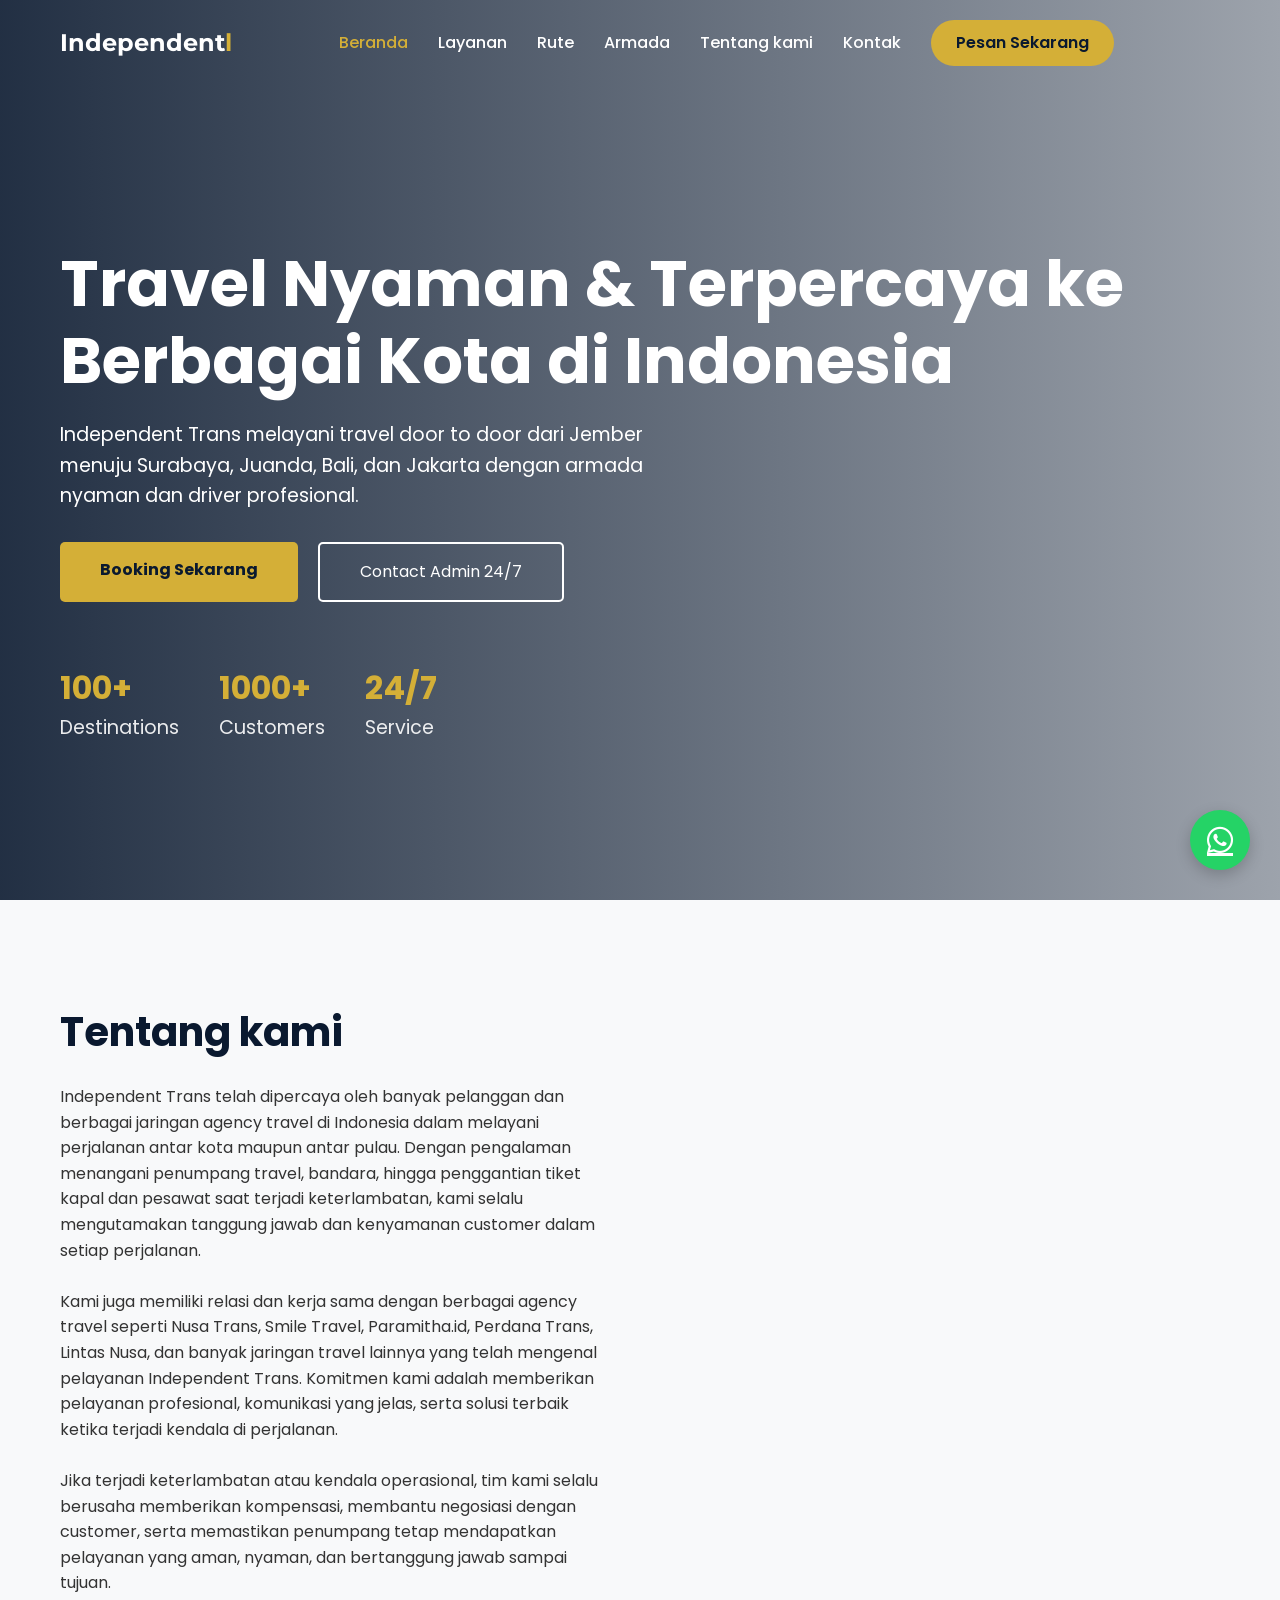
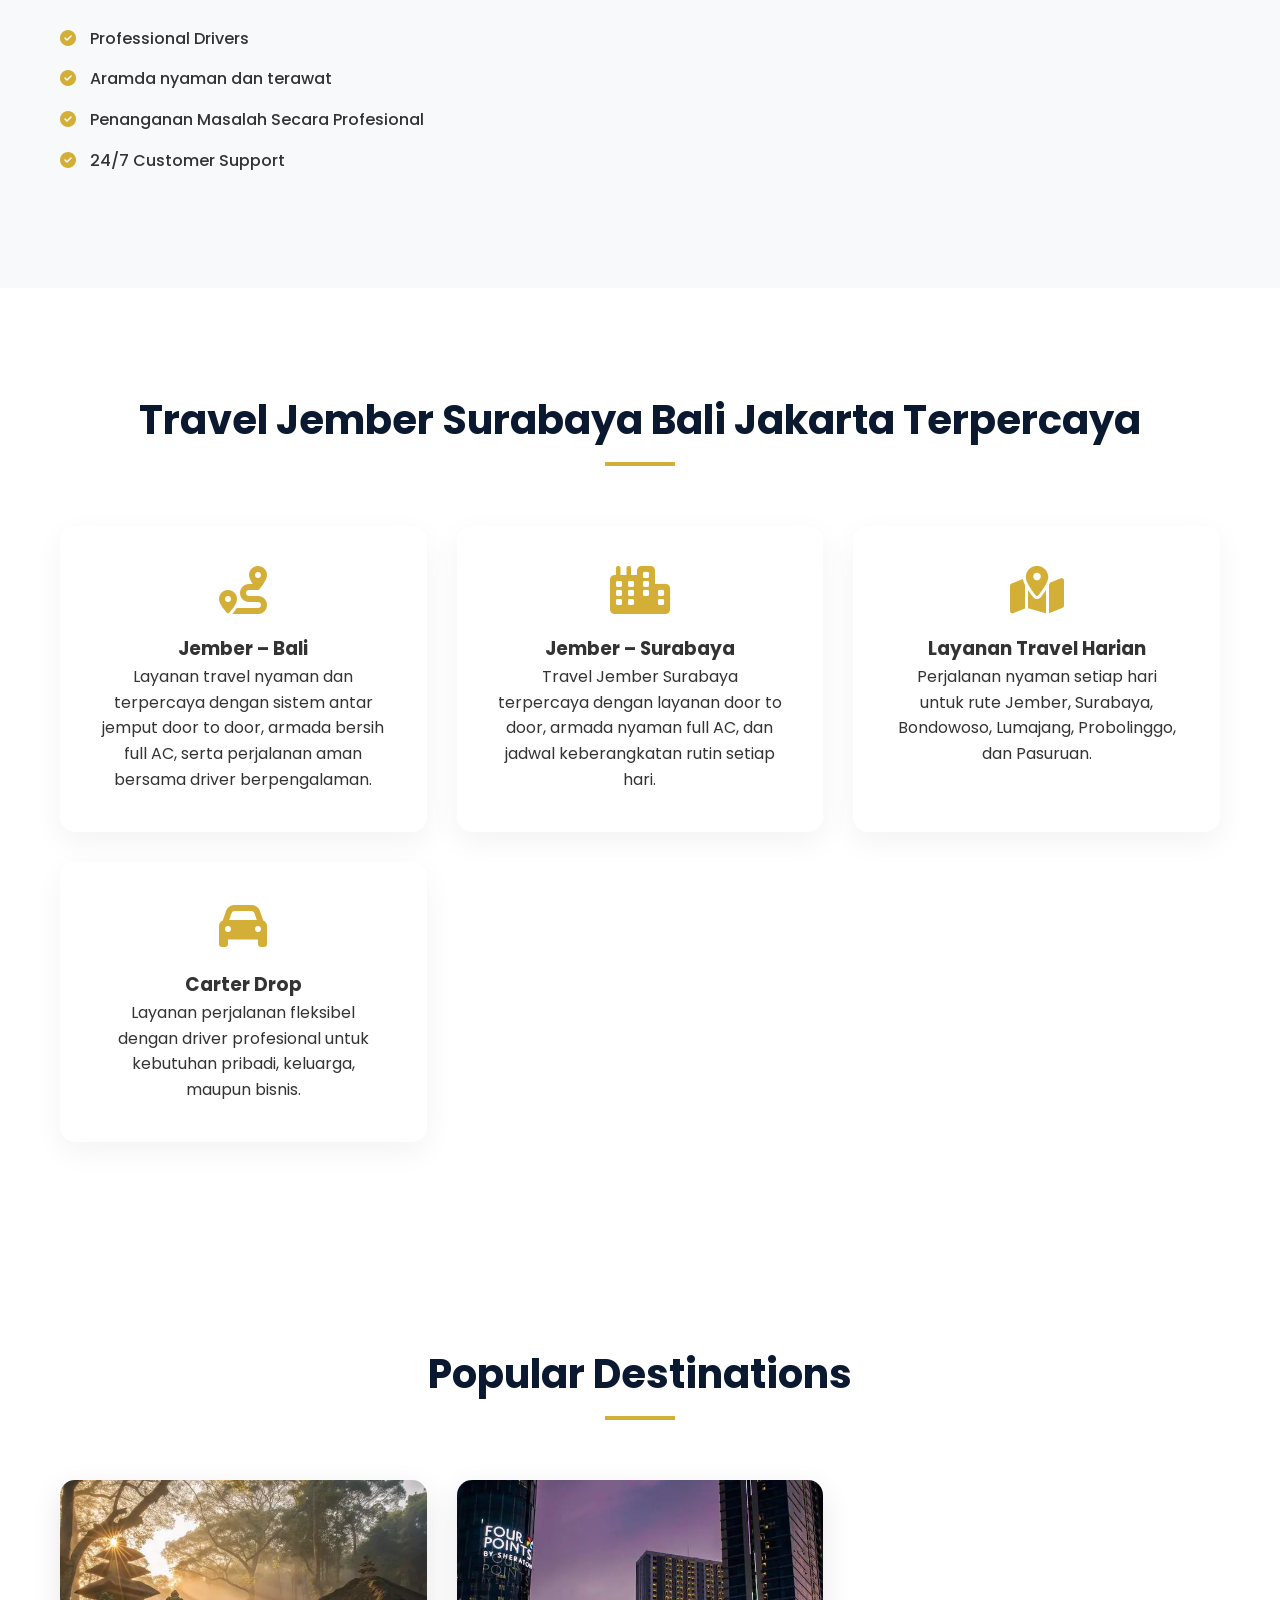
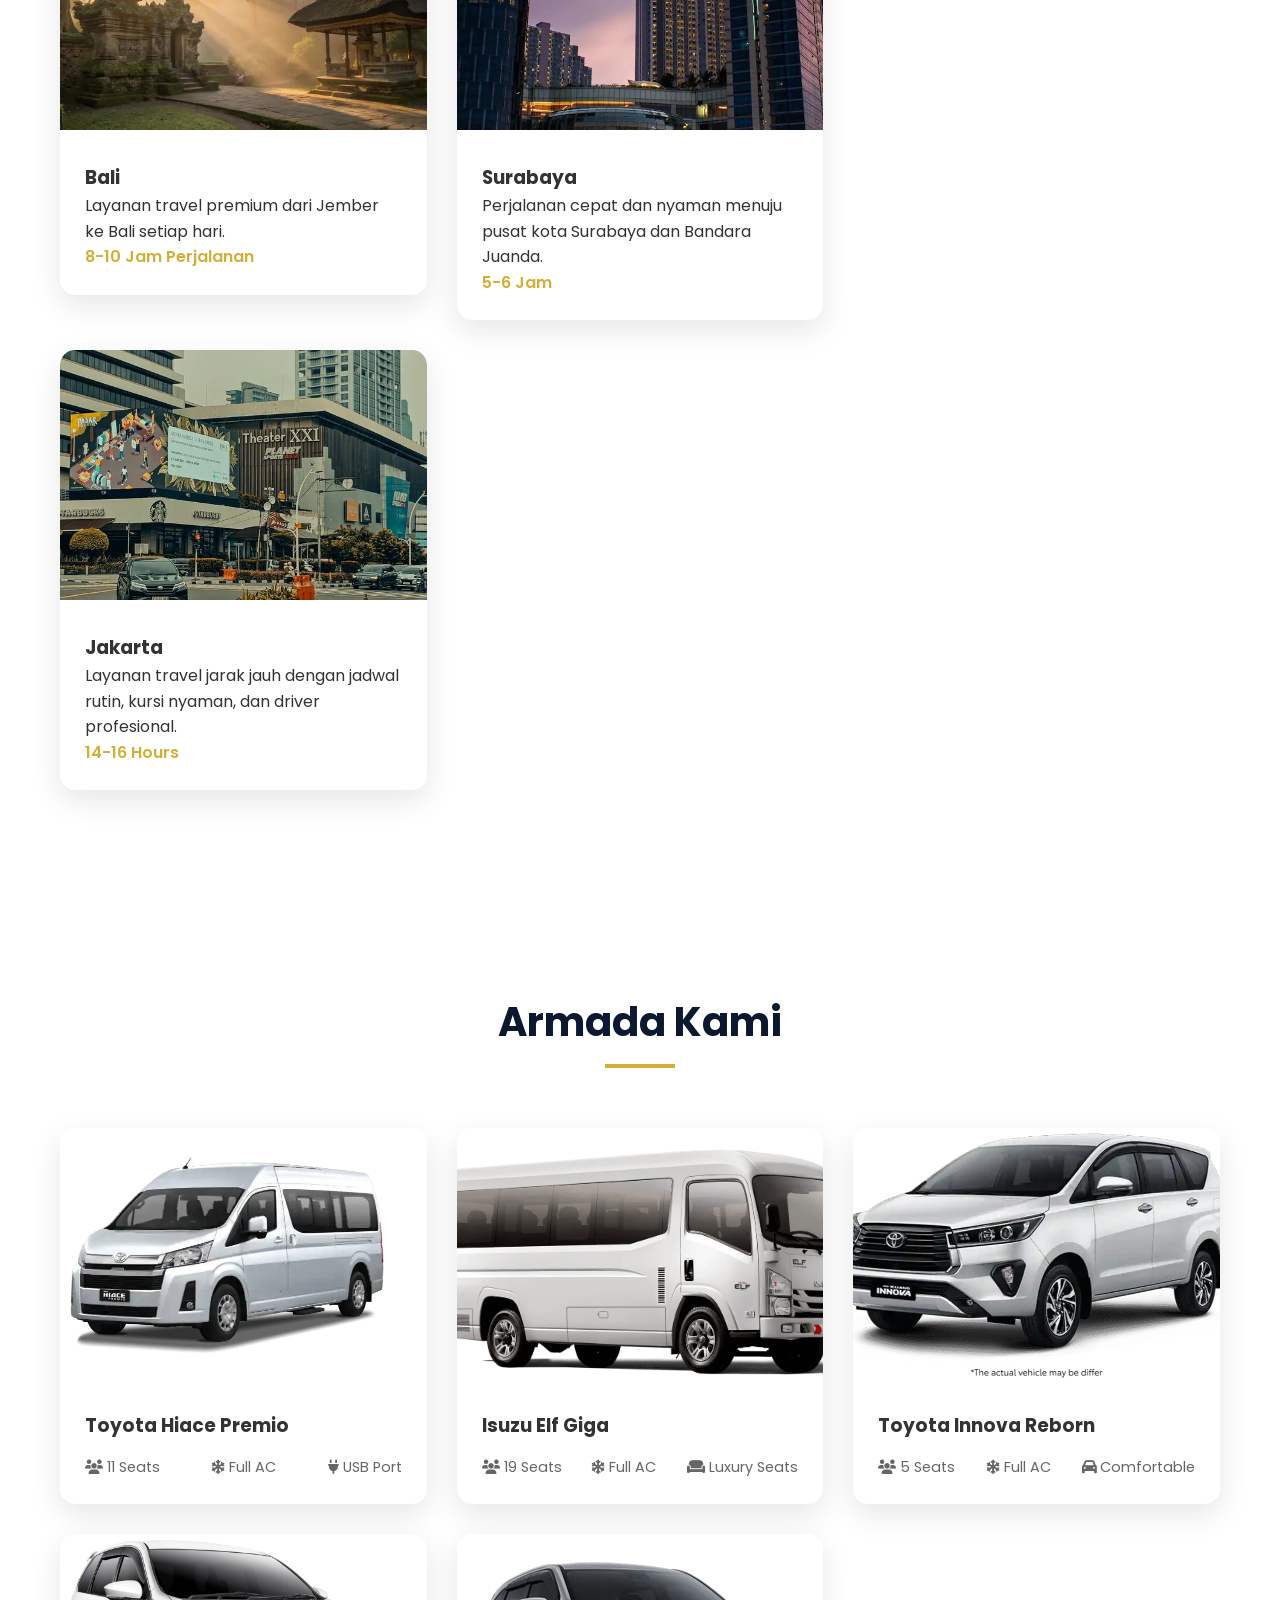
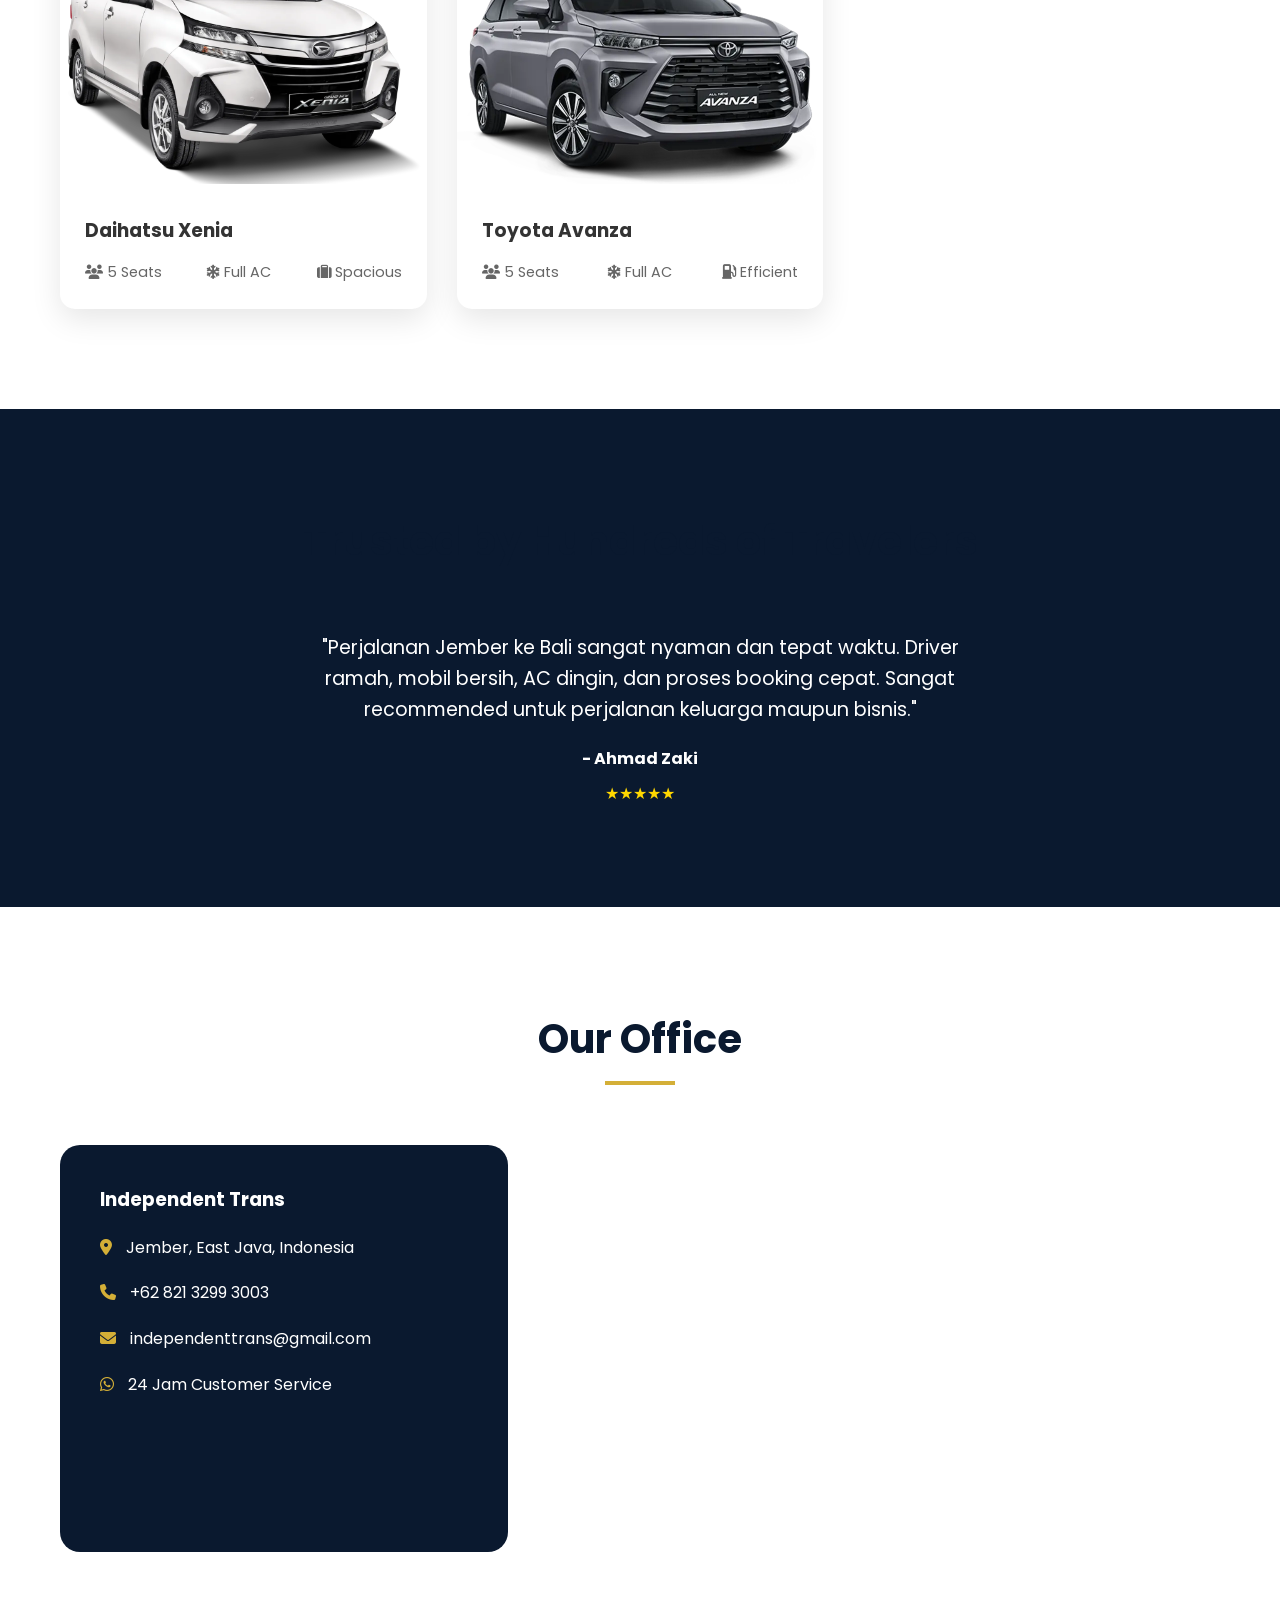
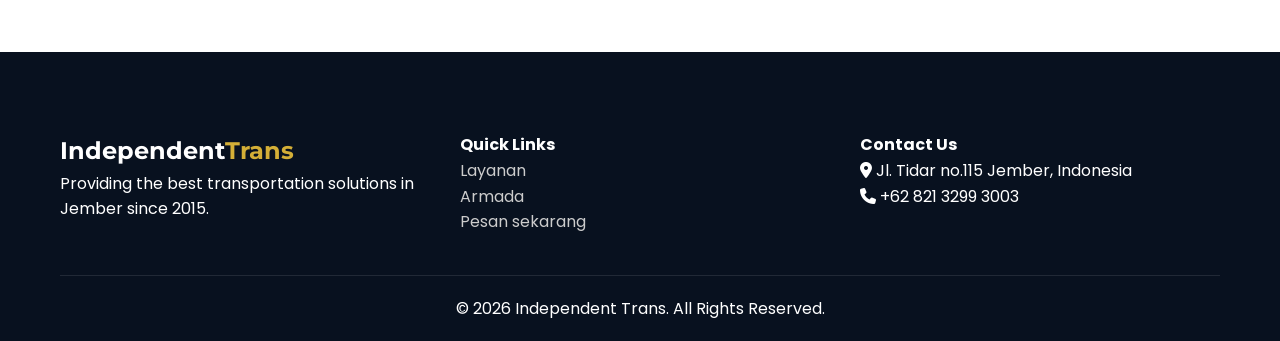
<file: index.html>
<!DOCTYPE html>
<html lang="en">
<head>
    <meta charset="UTF-8">
    <meta name="viewport" content="width=device-width, initial-scale=1.0">
    <title>Travel Jember Surabaya Bali Jakarta Door to Door | Independent Trans</title>
    <meta name="description" content="Travel door to door Jember Surabaya Bali Jakarta terpercaya. Armada nyaman, driver profesional, full tol, dan layanan charter Independent Trans.">
    <meta name="keywords" content="travel jember surabaya, travel jember bali, travel jember jakarta, travel juanda, charter hiace jember">
    <meta property="og:title" content="Travel Jember Surabaya Bali Jakarta | Independent Trans">
<meta property="og:description" content="Travel nyaman door to door dengan armada premium dan driver profesional.">
<meta property="og:type" content="website">
<meta property="og:url" content="https://independent.web.id/">
    <!-- Google Fonts -->
    <link href="https://fonts.googleapis.com/css2?family=Montserrat:wght@400;600;700&family=Poppins:wght@300;400;500&display=swap" rel="stylesheet">
     <link rel="canonical" href="https://independent.web.id/">
    
    <!-- Font Awesome -->
    <link rel="stylesheet" href="https://cdnjs.cloudflare.com/ajax/libs/font-awesome/6.4.0/css/all.min.css">
    <!-- Stylesheet -->
    <link rel="stylesheet" href="css/index.css">
<script type="application/ld+json">
{
  "@context": "https://schema.org",
  "@type": "TravelAgency",
  "name": "Independent Trans",
  "url": "https://independent.web.id",
  "telephone": "+6282132993003",
  "areaServed": "Jawa Timur",
  "address": {
    "@type": "PostalAddress",
    "addressLocality": "Jember",
    "addressRegion": "Jawa Timur",
    "addressCountry": "ID"
  }
}
</script>

</head>
<body>

    <!-- Loading Animation -->
    <div class="loader">
        <div class="spinner"></div>
    </div>

    <!-- Header / Navbar -->
    <header class="navbar">
        <div class="container">
            <a href="#" class="logo">Independent<span>l</span></a>
            <nav class="nav-menu">
                <a href="#home" class="nav-link active">Beranda</a>
                <a href="#services" class="nav-link">Layanan</a>
                <a href="#destinations" class="nav-link">Rute</a>
                <a href="#fleet" class="nav-link">Armada</a>
                <a href="#about" class="nav-link">Tentang kami</a>
                <a href="#contact" class="nav-link">Kontak</a>
                <a href="book.html" class="btn-nav">Pesan Sekarang</a>
            </nav>
            <div class="hamburger">
                <span></span>
                <span></span>
                <span></span>
            </div>
        </div>
    </header>

    <!-- Hero Section -->
    <section id="home" class="hero">
        <div class="hero-overlay"></div>
        <div class="container hero-content">
            <h1 class="reveal">
    Travel Nyaman & Terpercaya ke Berbagai Kota di Indonesia
</h1>

<p class="reveal">
    Independent Trans melayani travel door to door dari Jember menuju Surabaya, Juanda, Bali, dan Jakarta dengan armada nyaman dan driver profesional.
</p>
            <div class="hero-btns reveal">
                <a href="book.html" class="btn-primary">Booking Sekarang</a>
                <a href="https://wa.me/6282132993003" class="btn-secondary">Contact Admin
                24/7</a>
            </div>
            <div class="hero-stats reveal">
                <div class="stat-card">
                    <h3>100+</h3>
                    <p>Destinations</p>
                </div>
                <div class="stat-card">
                    <h3>1000+</h3>
                    <p>Customers</p>
                </div>
                <div class="stat-card">
                    <h3>24/7</h3>
                    <p>Service</p>
                </div>
            </div>
        </div>
    </section>
      <!-- About Section -->
<section id="about" class="about">
    <div class="container about-container">

        <div class="about-content reveal">
            <h2>Tentang kami</h2>
           <p>
    Independent Trans telah dipercaya oleh banyak pelanggan dan berbagai jaringan agency travel di Indonesia dalam melayani perjalanan antar kota maupun antar pulau. 
    Dengan pengalaman menangani penumpang travel, bandara, hingga penggantian tiket kapal dan pesawat saat terjadi keterlambatan, kami selalu mengutamakan tanggung jawab dan kenyamanan customer dalam setiap perjalanan.
</p><br>

<p>
    Kami juga memiliki relasi dan kerja sama dengan berbagai agency travel seperti Nusa Trans, Smile Travel, Paramitha.id, Perdana Trans, Lintas Nusa, dan banyak jaringan travel lainnya yang telah mengenal pelayanan Independent Trans. 
    Komitmen kami adalah memberikan pelayanan profesional, komunikasi yang jelas, serta solusi terbaik ketika terjadi kendala di perjalanan.
</p><br>

<p>
    Jika terjadi keterlambatan atau kendala operasional, tim kami selalu berusaha memberikan kompensasi, membantu negosiasi dengan customer, serta memastikan penumpang tetap mendapatkan pelayanan yang aman, nyaman, dan bertanggung jawab sampai tujuan.
</p>

            <div class="about-features">
                <div>
                    <i class="fas fa-check-circle"></i>
                    Professional Drivers
                </div>

                <div>
                    <i class="fas fa-check-circle"></i>
                    Aramda nyaman dan terawat
                </div>
                <div>
                    <i class="fas fa-check-circle"></i>
                    Penanganan Masalah Secara Profesional
                </div>

                <div>
                    <i class="fas fa-check-circle"></i>
                    24/7 Customer Support
                </div>
            </div>
        </div>

    </div>
</section>

    <!-- Services Section -->
    <section id="services" class="services">
        <div class="container">
            <div class="section-title">
                <h2>Travel Jember Surabaya Bali Jakarta Terpercaya</h2>
                <div class="underline"></div>
            </div>
            <div class="services-grid">
                <div class="service-card reveal">
                    <i class="fas fa-route"></i>
                  <h3>Jember – Bali</h3>
<p>
    Layanan travel nyaman dan terpercaya dengan sistem antar jemput door to door,
    armada bersih full AC, serta perjalanan aman bersama driver berpengalaman.
</p>
                </div>
                <div class="service-card reveal">
                    <i class="fas fa-city"></i>
                    <h3>Jember – Surabaya</h3>
<p>
    Travel Jember Surabaya terpercaya dengan layanan door to door,
    armada nyaman full AC, dan jadwal keberangkatan rutin setiap hari.
</p>
                </div>
                <div class="service-card reveal">
                    <i class="fas fa-map-marked-alt"></i>
 <h3>Layanan Travel Harian</h3>
<p>Perjalanan nyaman setiap hari untuk rute Jember, Surabaya, Bondowoso, Lumajang, Probolinggo, dan Pasuruan.</p>
                </div>
                <div class="service-card reveal">
                    <i class="fas fa-car"></i>
                   
                   
    <h3>Carter Drop</h3>
    <p>Layanan perjalanan fleksibel dengan driver profesional untuk kebutuhan pribadi, keluarga, maupun bisnis.</p>
</div>
            </div>
        </div>
    </section>
    <!-- Destinations Section -->
<section id="destinations" class="destinations">
    <div class="container">
        <div class="section-title">
            <h2>Popular Destinations</h2>
            <div class="underline"></div>
        </div>

       <div class="destination-grid">

    <a href="bali.html" target="_blank" rel="noopener noreferrer" class="destination-link">

        <div class="destination-card reveal">

            <img src="image/bali.webp" alt="travel jember-bali" loading="lazy">

            <div class="destination-content">
                <h3>Bali</h3>
                <p>Layanan travel premium dari Jember ke Bali setiap hari.</p>
                <span>8-10 Jam Perjalanan</span>
            </div>

        </div>

    </a>

    
    <div class="destination-card reveal">
      <a href="surabaya.html" target="_blank" rel="noopener noreferrer" class="destination-link">
   
        <img src="image/sby.webp" alt="travel jember surabaya" loading="lazy">

        <div class="destination-content">
    <h3>Surabaya</h3>
<p>Perjalanan cepat dan nyaman menuju pusat kota Surabaya dan Bandara Juanda.</p>
<span>5-6 Jam</span>
        </div>
    </div>
    </a>

    <div class="destination-card reveal">
 <a href="jakarta.html" target="_blank" rel="noopener noreferrer" class="destination-link">
 
        <img src="image/jkt.webp" alt="travel jember-jakarta" loading="lazy">

        <div class="destination-content">
            <h3>Jakarta</h3>
           <p>Layanan travel jarak jauh dengan jadwal rutin, kursi nyaman, dan driver profesional.</p>
            <span>14-16 Hours</span>
        </div>
    </div>
     </a>
</div>
    </div>
</section>

 <!-- Fleet Section -->
<section id="fleet" class="fleet">
    <div class="container">
        <div class="section-title">
            <h2>Armada Kami</h2>
            <div class="underline"></div>
        </div>

        <div class="fleet-grid">

            <!-- Vehicle 1 -->
            <div class="fleet-card reveal">
                <div class="fleet-img">
                    <img src="image/hiace.webp" alt="Toyota Hiace" loading="lazy">
                </div>
                <div class="fleet-info">
                    <h3>Toyota Hiace Premio</h3>
                    <div class="fleet-features">
                        <span><i class="fas fa-users"></i> 11 Seats</span>
                        <span><i class="fas fa-snowflake"></i> Full AC</span>
                        <span><i class="fas fa-plug"></i> USB Port</span>
                    </div>
                </div>
            </div>

            <!-- Vehicle 2 -->
            <div class="fleet-card reveal">
                <div class="fleet-img">
                    <img src="image/isuzu.webp" alt="Isuzu Elf" loading="lazy">
                </div>
                <div class="fleet-info">
                    <h3>Isuzu Elf Giga</h3>
                    <div class="fleet-features">
                        <span><i class="fas fa-users"></i> 19 Seats</span>
                        <span><i class="fas fa-snowflake"></i> Full AC</span>
                        <span><i class="fas fa-couch"></i> Luxury Seats</span>
                    </div>
                </div>
            </div>

            <!-- Vehicle 3 -->
            <div class="fleet-card reveal">
                <div class="fleet-img">
                    <img src="image/innova.webp" alt="Toyota Innova" loading="lazy">
                </div>
                <div class="fleet-info">
                    <h3>Toyota Innova Reborn</h3>
                    <div class="fleet-features">
                        <span><i class="fas fa-users"></i> 5 Seats</span>
                        <span><i class="fas fa-snowflake"></i> Full AC</span>
                        <span><i class="fas fa-car"></i> Comfortable</span>
                    </div>
                </div>
            </div>

            <!-- Vehicle 4 -->
            <div class="fleet-card reveal">
                <div class="fleet-img">
                    <img src="image/xenia.webp" alt="Daihatsu Xenia" loading="lazy">
                </div>
                <div class="fleet-info">
                    <h3>Daihatsu Xenia</h3>
                    <div class="fleet-features">
                        <span><i class="fas fa-users"></i> 5 Seats</span>
                        <span><i class="fas fa-snowflake"></i> Full AC</span>
                        <span><i class="fas fa-suitcase"></i> Spacious</span>
                    </div>
                </div>
            </div>

            <!-- Vehicle 5 -->
            <div class="fleet-card reveal">
                <div class="fleet-img">
                    <img src="image/avanza.webp" alt="Toyota Avanza" loading="lazy">
                </div>
                <div class="fleet-info">
                    <h3>Toyota Avanza</h3>
                    <div class="fleet-features">
                        <span><i class="fas fa-users"></i> 5 Seats</span>
                        <span><i class="fas fa-snowflake"></i> Full AC</span>
                        <span><i class="fas fa-gas-pump"></i> Efficient</span>
                    </div>
                </div>
            </div>

        </div>
    </div>
</section>

<!-- Testimonials Section -->
<section class="testimonials">
    <div class="container">
        <div class="section-title">
            <h2>Trusted by Hundreds of Travelers</h2>
        </div>

        <div class="testimonial-slider">

            <div class="testimonial-content active">
                <p>
                    "Perjalanan Jember ke Bali sangat nyaman dan tepat waktu. 
                    Driver ramah, mobil bersih, AC dingin, dan proses booking cepat. 
                    Sangat recommended untuk perjalanan keluarga maupun bisnis."
                </p>
                <h4>- Ahmad Zaki</h4>
                <div class="stars">★★★★★</div>
            </div>

            <div class="testimonial-content">
                <p>
                    "Sudah beberapa kali pakai Independent Trans untuk ke Surabaya. 
                    Pelayanannya responsif, penjemputan tepat waktu, dan perjalanan terasa aman sampai tujuan."
                </p>
                <h4>- Sarah Wijaya</h4>
                <div class="stars">★★★★★</div>
            </div>

        </div>
    </div>
</section>


        <!-- Contact Section -->
<section id="contact" class="contact">
    <div class="container">

        <div class="section-title">
            <h2>Our Office</h2>
            <div class="underline"></div>
        </div>

        <div class="contact-wrapper">

            <div class="contact-info reveal">
                <h3>Independent Trans</h3>

                <p>
                    <i class="fas fa-map-marker-alt"></i>
                    Jember, East Java, Indonesia
                </p>

                <p>
                    <i class="fas fa-phone"></i>
                    +62 821 3299 3003
                </p>

                <p>
                    <i class="fas fa-envelope"></i>
                    independenttrans@gmail.com
                </p>

                <p>
                    <i class="fab fa-whatsapp"></i>
                    24 Jam Customer Service
                </p>
            </div>

            <div class="map reveal">
                <iframe 
                    src="https://www.google.com/maps?q=Jember&output=embed"
                    allowfullscreen=""
                    loading="lazy">
                </iframe>
            </div>

        </div>

    </div>
</section>

    <!-- Footer -->
    <footer>
        <div class="container">
            <div class="footer-grid">
                <div class="footer-about">
                    <a href="#" class="logo">Independent<span>Trans</span></a>
                    <p>Providing the best transportation solutions in Jember since 2015.</p>
                </div>
                <div class="footer-links">
                    <h4>Quick Links</h4>
                    <ul>
                        <li><a href="#services">Layanan</a></li>
                        <li><a href="#fleet">Armada</a></li>
                        <li><a href="book.html">Pesan sekarang</a></li>
                    </ul>
                </div>
                <div class="footer-contact">
                    <h4>Contact Us</h4>
                    <p><i class="fas fa-map-marker-alt"></i> Jl. Tidar no.115 Jember, Indonesia</p>
                    <p><i class="fas fa-phone"></i> +62 821 3299 3003</p>
                </div>
            </div>
            <div class="footer-bottom">
                <p>&copy; 2026 Independent Trans. All Rights Reserved.</p>
            </div>
        </div>
    </footer>

    <!-- Floating WhatsApp -->
    <a href="https://wa.me/6282132993003" class="whatsapp-float" target="_blank">
        <i class="fab fa-whatsapp"></i>
    </a>

    <!-- Back to Top -->
    <button id="backToTop"><i class="fas fa-arrow-up"></i></button>

    <!-- Scripts -->
    <script src="js/index.js"></script>
</body>
</html>
</file>
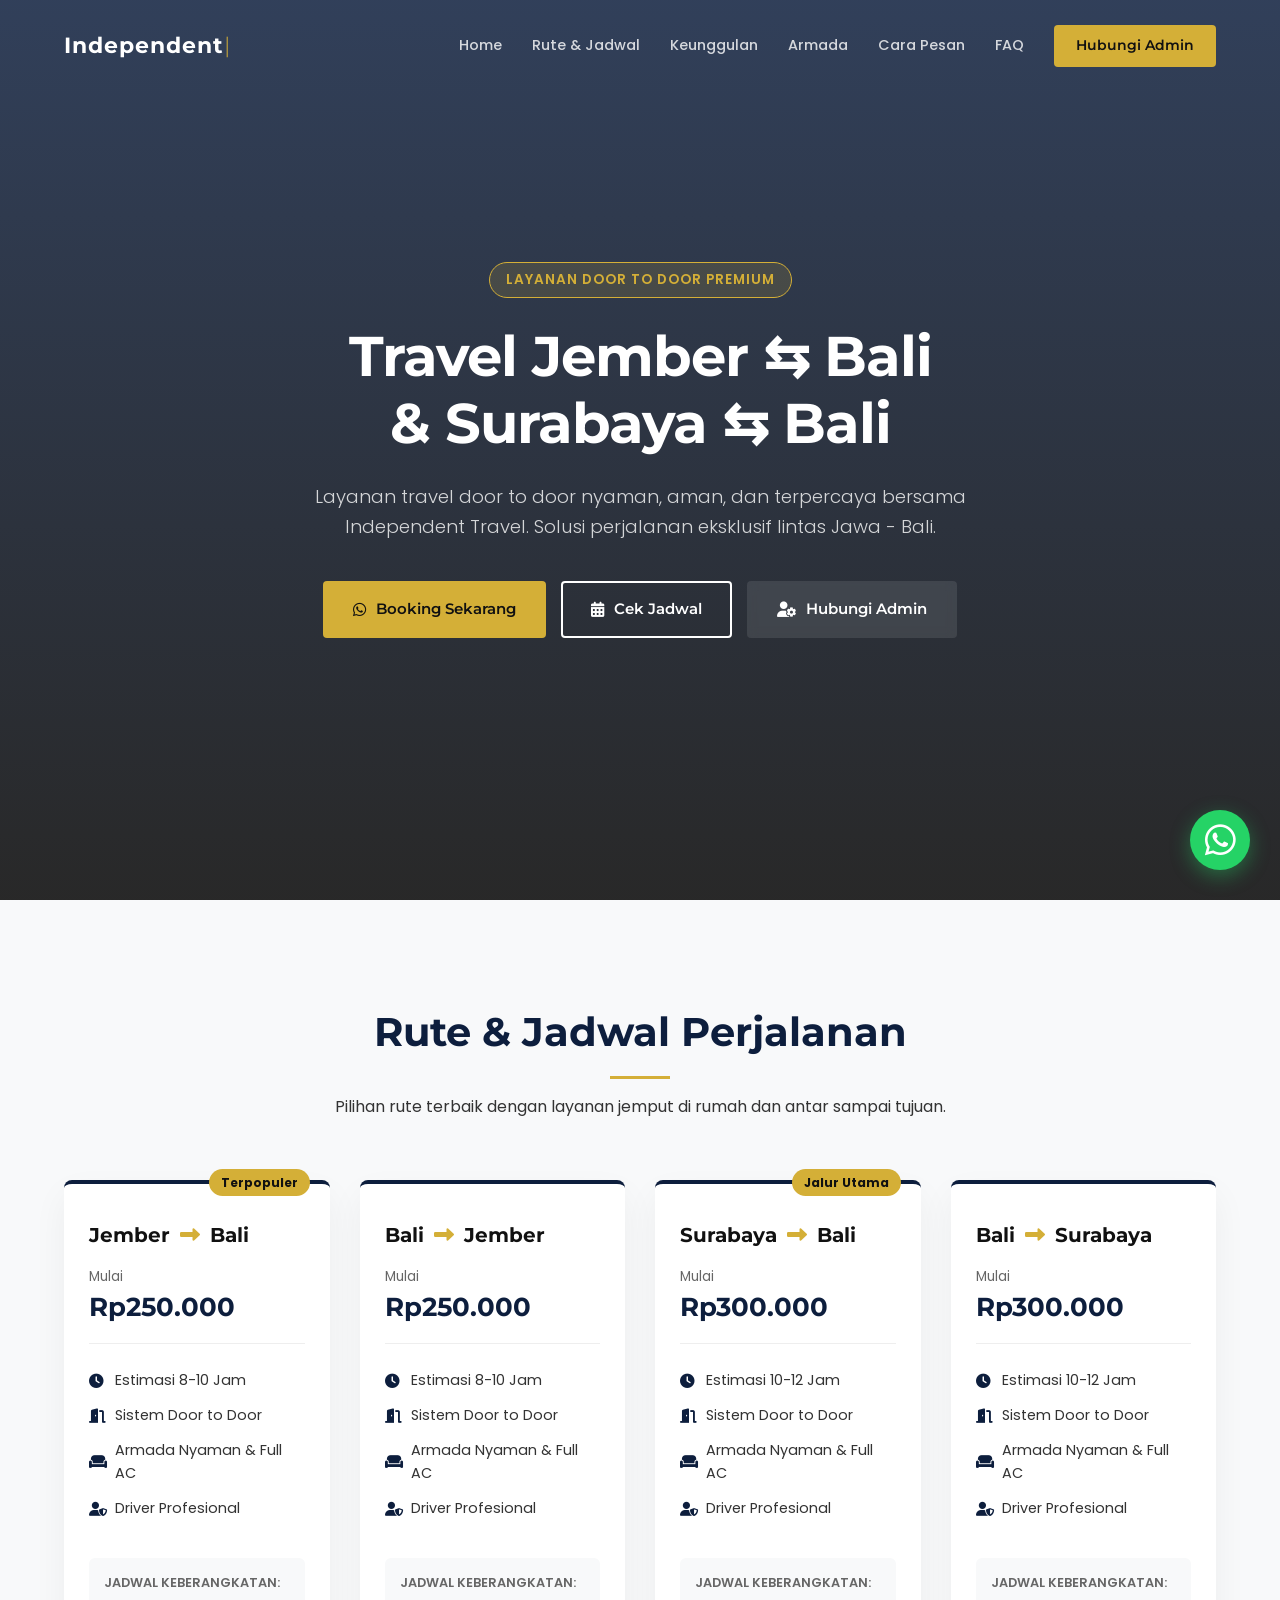
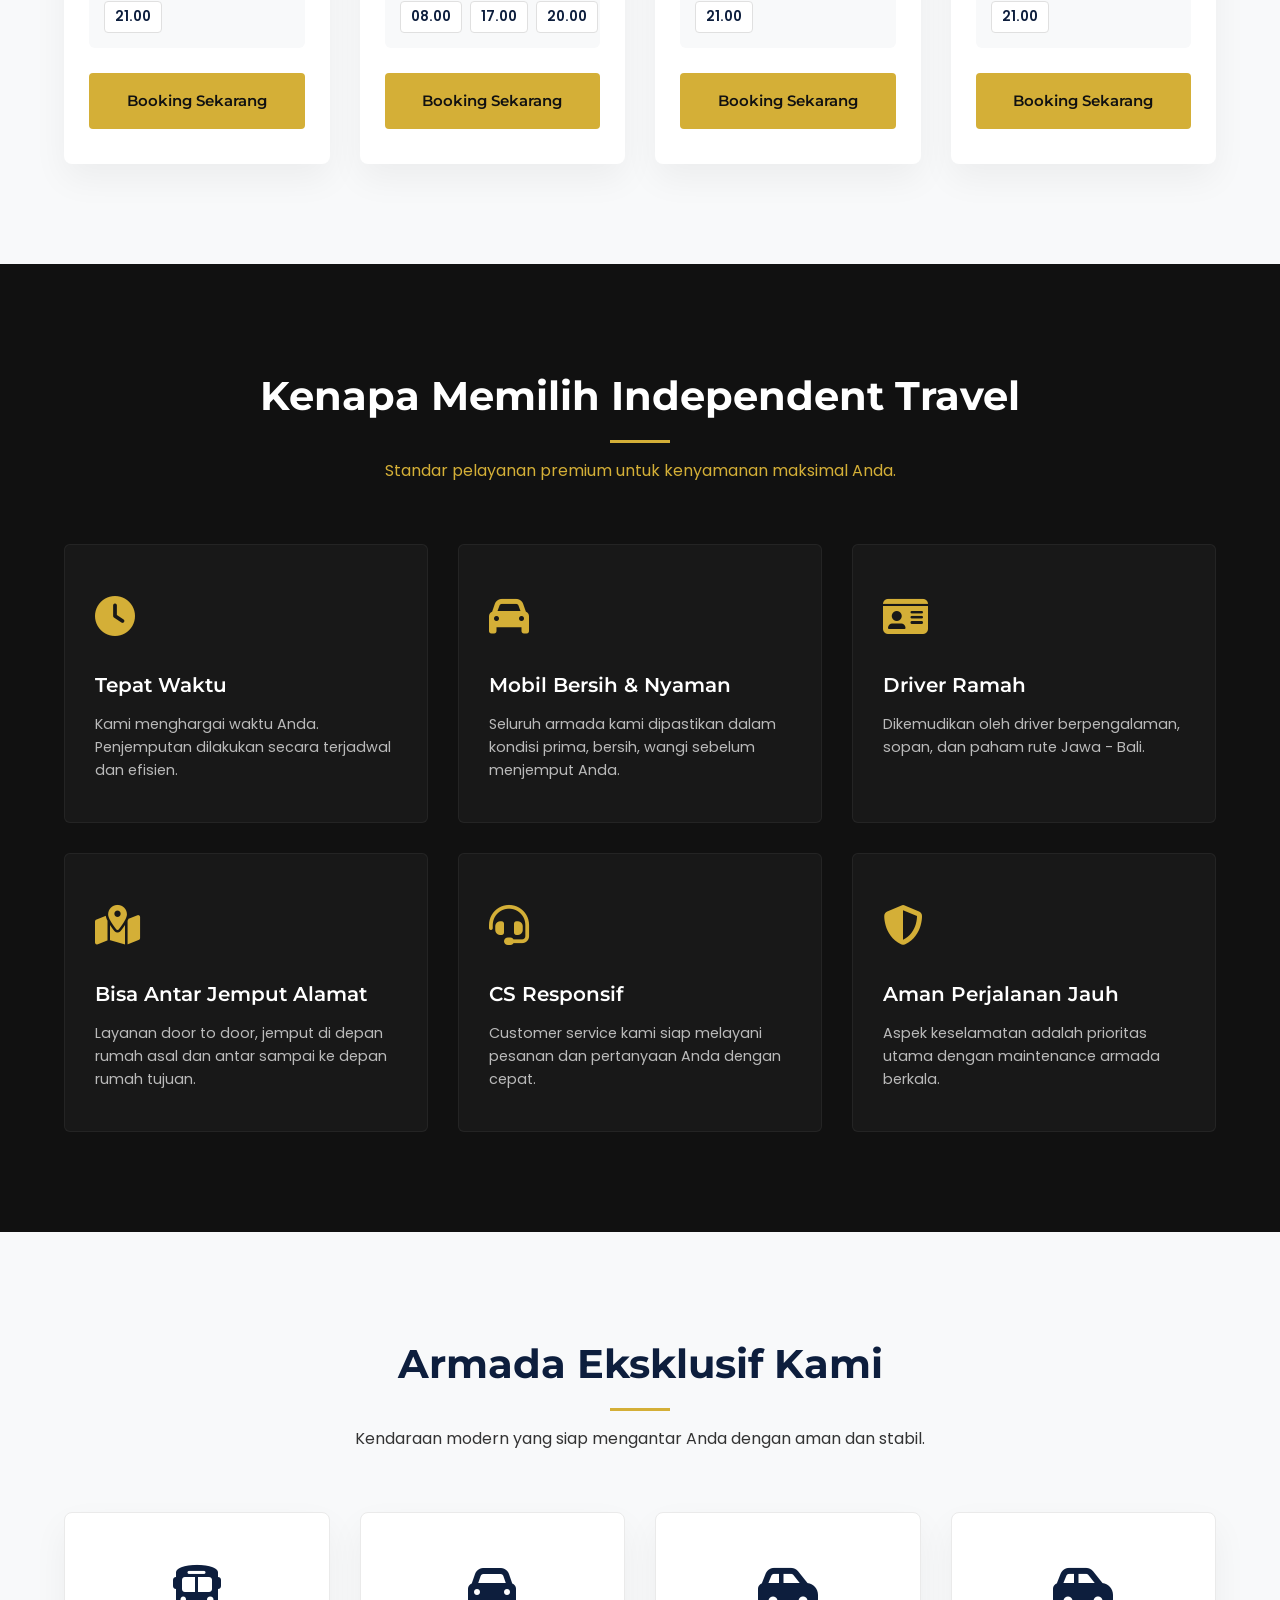
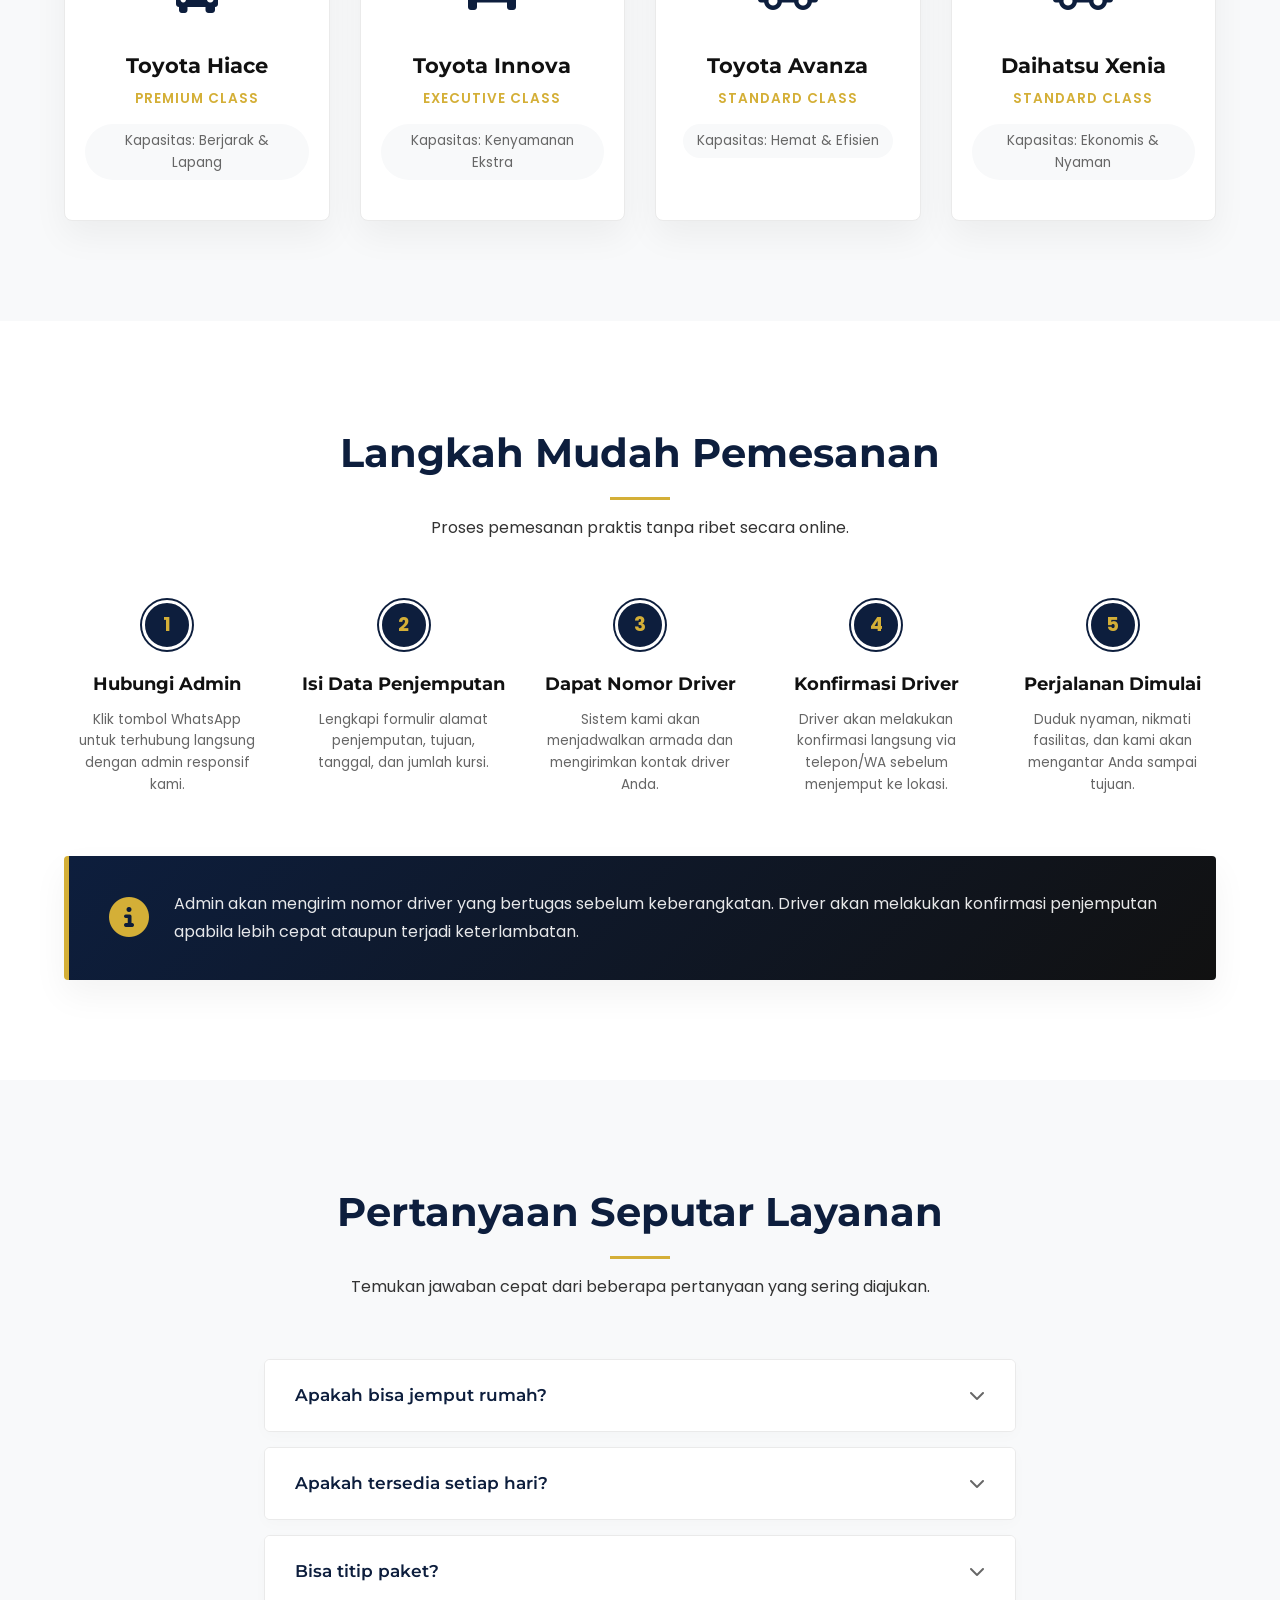
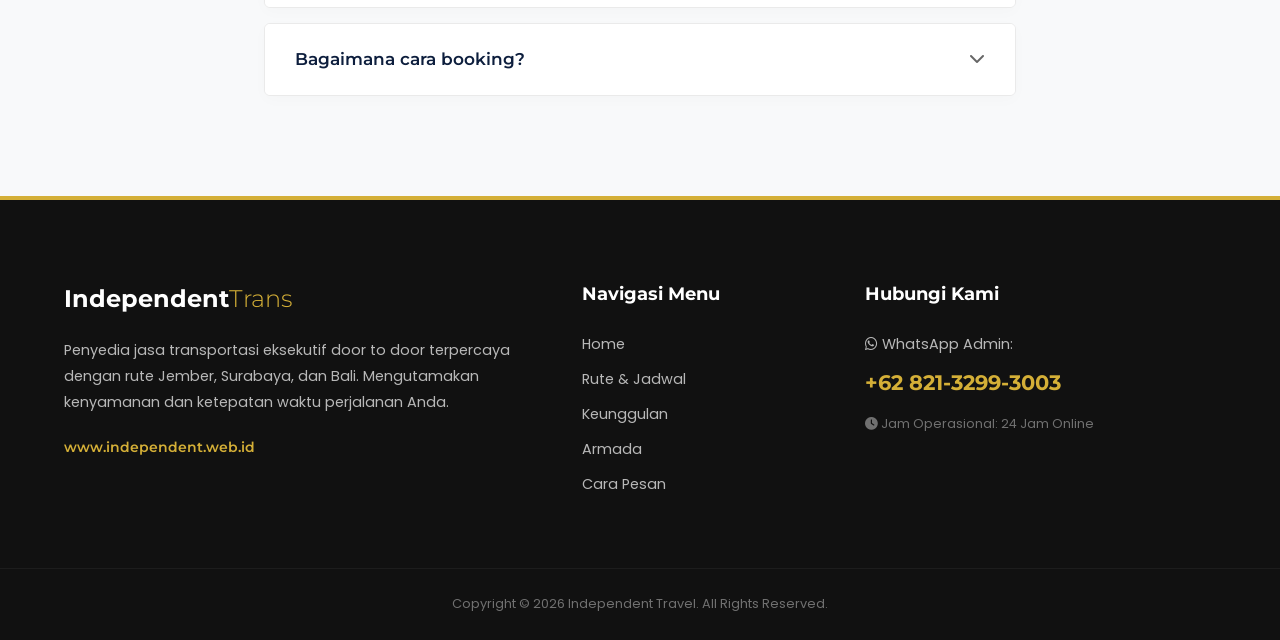
<file: bali.html>
<!DOCTYPE html>
<html lang="id">
<head>
    <meta charset="UTF-8">
    <meta name="viewport" content="width=device-width, initial-scale=1.0">
    <title>Travel Jember Bali Surabaya Door to Door | Harga Murah & Terpercaya</title>
   <meta name="description" content="Travel door to door Jember, Surabaya, Bali dengan layanan nyaman, aman, dan tepat waktu. Booking cepat via WhatsApp 24 jam.">
    <meta name="robots" content="index, follow">
    <link rel="canonical" href="https://www.independent.web.id/bali.html">
    
    <meta property="og:title" content="Travel Jember Bali Surabaya Door to Door">
<meta property="og:description" content="Layanan travel nyaman, aman, dan terpercaya. Booking cepat via WhatsApp.">
<meta property="og:url" content="https://www.independent.web.id/bali.html">
<meta property="og:type" content="website">

<meta name="geo.region" content="ID-JI">
<meta name="geo.placename" content="Jember, Surabaya, Bali">
    
    <!-- Fonts & Icons -->
    <link rel="preconnect" href="https://fonts.googleapis.com">
    <link rel="preconnect" href="https://fonts.gstatic.com" crossorigin>
    <link href="https://fonts.googleapis.com/css2?family=Montserrat:wght@300;400;600;700&family=Poppins:wght@300;400;500;600;700&display=swap" rel="stylesheet">
    <link rel="stylesheet" href="https://cdnjs.cloudflare.com/ajax/libs/font-awesome/6.4.0/css/all.min.css">
    
    <script type="application/ld+json">
{
  "@context": "https://schema.org",
  "@type": "TravelAgency",
  "name": "Independent Travel",
  "url": "https://www.independent.web.id",
  "telephone": "+6282132993003",
  "areaServed": ["Jember", "Surabaya", "Bali"],
  "description": "Layanan travel door to door Jember, Surabaya, Bali"
}
</script>
<link rel="preload" href="css/bali.css" as="style">
<link rel="preload" href="js/bali.js" as="script">
    
    <!-- Custom CSS -->
    <link rel="stylesheet" href="css/bali.css">
</head>
<body>

    <!-- Loading Animation -->
    <div class="loader-container" id="loader">
        <div class="loader"></div>
    </div>

 <!-- Header & Navigation -->
<header class="navbar">
    <div class="container nav-container">

        <a href="#" class="logo">
            Independent<span>|</span>
        </a>

        <nav class="nav-menu" id="nav-menu">
            <a href="index.html" class="nav-link active">Home</a>
            <a href="#rute" class="nav-link">Rute & Jadwal</a>
            <a href="#keunggulan" class="nav-link">Keunggulan</a>
            <a href="#armada" class="nav-link">Armada</a>
            <a href="#cara-booking" class="nav-link">Cara Pesan</a>
            <a href="#faq" class="nav-link">FAQ</a>

            <a href="https://wa.me/6282132993003"
               target="_blank"
               class="btn btn-gold btn-nav">
               Hubungi Admin
            </a>
        </nav>

        <!-- Overlay -->
        <div class="nav-overlay" id="nav-overlay"></div>

        <!-- Toggle -->
        <div class="menu-toggle" id="menu-toggle">
            <i class="fas fa-bars"></i>
        </div>

    </div>
</header>

    <!-- 1. Hero Section -->
    <section id="hero" class="hero-section">
        <div class="container hero-content">
            <span class="badge" data-animate="fade-up">Layanan Door to Door Premium</span>
            <h1 data-animate="fade-up">Travel Jember ⇆ Bali<br>& Surabaya ⇆ Bali</h1>
            <p data-animate="fade-up">Layanan travel door to door nyaman, aman, dan terpercaya bersama Independent Travel. Solusi perjalanan eksklusif lintas Jawa - Bali.</p>
            
            <div class="hero-cta" data-animate="fade-up">
                <a href="https://wa.me/6282132993003?text=Halo%20Independent,%20saya%20mau%20booking%20tiket%20rute%20Bali" target="_blank" class="btn btn-gold"><i class="fab fa-whatsapp"></i> Booking Sekarang</a>
                <a href="#rute" class="btn btn-outline"><i class="fas fa-calendar-alt"></i> Cek Jadwal</a>
                <a href="https://wa.me/6282132993003" target="_blank" class="btn btn-secondary"><i class="fas fa-user-cog"></i> Hubungi Admin</a>
            </div>
        </div>
    </section>

    <!-- 2. Section Rute Perjalanan -->
    <section id="rute" class="section-padding bg-light">
        <div class="container">
            <div class="section-header">
                <h2>Rute & Jadwal Perjalanan</h2>
                <p>Pilihan rute terbaik dengan layanan jemput di rumah dan antar sampai tujuan.</p>
            </div>
            
            <div class="grid-container grid-4">
                <!-- Card 1 -->
                <div class="rute-card" data-animate="fade-up">
                    <div class="rute-badge">Terpopuler</div>
                    <h3>Jember <i class="fas fa-long-arrow-alt-right"></i> Bali</h3>
                    <div class="price">Mulai <span>Rp250.000</span></div>
                    <ul class="rute-features">
                        <li><i class="fas fa-clock"></i> Estimasi 8-10 Jam</li>
                        <li><i class="fas fa-door-open"></i> Sistem Door to Door</li>
                        <li><i class="fas fa-couch"></i> Armada Nyaman & Full AC</li>
                        <li><i class="fas fa-user-shield"></i> Driver Profesional</li>
                    </ul>
                    <div class="jadwal-box">
                        <span class="jadwal-title">Jadwal Keberangkatan:</span>
                        <div class="jadwal-tags">
                            <span>21.00</span>
                        </div>
                    </div>
                    <a href="https://wa.me/6282132993003?text=Halo%20Admin,%20saya%20ingin%20booking%20travel%20Rute:%20Jember%20ke%20Bali" target="_blank" class="btn btn-gold btn-full">Booking Sekarang</a>
                </div>

                <!-- Card 2 -->
                <div class="rute-card" data-animate="fade-up">
                    <h3>Bali <i class="fas fa-long-arrow-alt-right"></i> Jember</h3>
                    <div class="price">Mulai <span>Rp250.000</span></div>
                    <ul class="rute-features">
                        <li><i class="fas fa-clock"></i> Estimasi 8-10 Jam</li>
                        <li><i class="fas fa-door-open"></i> Sistem Door to Door</li>
                        <li><i class="fas fa-couch"></i> Armada Nyaman & Full AC</li>
                        <li><i class="fas fa-user-shield"></i> Driver Profesional</li>
                    </ul>
                    <div class="jadwal-box">
                        <span class="jadwal-title">Jadwal Keberangkatan:</span>
                        <div class="jadwal-tags">
                            <span>08.00</span><span>17.00</span><span>20.00</span>
                        </div>
                    </div>
                    <a href="https://wa.me/6282132993003?text=Halo%20Admin,%20saya%20ingin%20booking%20travel%20Rute:%20Bali%20ke%20Jember" target="_blank" class="btn btn-gold btn-full">Booking Sekarang</a>
                </div>

                <!-- Card 3 -->
                <div class="rute-card" data-animate="fade-up">
                    <div class="rute-badge">Jalur Utama</div>
                    <h3>Surabaya <i class="fas fa-long-arrow-alt-right"></i> Bali</h3>
                    <div class="price">Mulai <span>Rp300.000</span></div>
                    <ul class="rute-features">
                        <li><i class="fas fa-clock"></i> Estimasi 10-12 Jam</li>
                        <li><i class="fas fa-door-open"></i> Sistem Door to Door</li>
                        <li><i class="fas fa-couch"></i> Armada Nyaman & Full AC</li>
                        <li><i class="fas fa-user-shield"></i> Driver Profesional</li>
                    </ul>
                    <div class="jadwal-box">
                        <span class="jadwal-title">Jadwal Keberangkatan:</span>
                        <div class="jadwal-tags">
                            <span>21.00</span>
                        </div>
                    </div>
                    <a href="https://wa.me/6282132993003?text=Halo%20Admin,%20saya%20ingin%20booking%20travel%20Rute:%20Surabaya%20ke%20Bali" target="_blank" class="btn btn-gold btn-full">Booking Sekarang</a>
                </div>

                <!-- Card 4 -->
                <div class="rute-card" data-animate="fade-up">
                    <h3>Bali <i class="fas fa-long-arrow-alt-right"></i> Surabaya</h3>
                    <div class="price">Mulai <span>Rp300.000</span></div>
                    <ul class="rute-features">
                        <li><i class="fas fa-clock"></i> Estimasi 10-12 Jam</li>
                        <li><i class="fas fa-door-open"></i> Sistem Door to Door</li>
                        <li><i class="fas fa-couch"></i> Armada Nyaman & Full AC</li>
                        <li><i class="fas fa-user-shield"></i> Driver Profesional</li>
                    </ul>
                    <div class="jadwal-box">
                        <span class="jadwal-title">Jadwal Keberangkatan:</span>
                        <div class="jadwal-tags">
                            <span>21.00</span>
                        </div>
                    </div>
                    <a href="https://wa.me/6289669526911?text=Halo%20Admin,%20saya%20ingin%20booking%20travel%20Rute:%20Bali%20ke%20Surabaya" target="_blank" class="btn btn-gold btn-full">Booking Sekarang</a>
                </div>
            </div>
        </div>
    </section>

    <!-- 3. Section Keunggulan -->
    <section id="keunggulan" class="section-padding bg-dark text-light">
        <div class="container">
            <div class="section-header">
                <h2>Kenapa Memilih Independent Travel</h2>
                <p class="text-gold">Standar pelayanan premium untuk kenyamanan maksimal Anda.</p>
            </div>
            
            <div class="grid-container grid-3">
                <div class="feature-box" data-animate="fade-up">
                    <div class="feature-icon"><i class="fas fa-clock"></i></div>
                    <h3>Tepat Waktu</h3>
                    <p>Kami menghargai waktu Anda. Penjemputan dilakukan secara terjadwal dan efisien.</p>
                </div>
                <div class="feature-box" data-animate="fade-up">
                    <div class="feature-icon"><i class="fas fa-car"></i></div>
                    <h3>Mobil Bersih & Nyaman</h3>
                    <p>Seluruh armada kami dipastikan dalam kondisi prima, bersih, wangi sebelum menjemput Anda.</p>
                </div>
                <div class="feature-box" data-animate="fade-up">
                    <div class="feature-icon"><i class="fas fa-id-card"></i></div>
                    <h3>Driver Ramah</h3>
                    <p>Dikemudikan oleh driver berpengalaman, sopan, dan paham rute Jawa - Bali.</p>
                </div>
                <div class="feature-box" data-animate="fade-up">
                    <div class="feature-icon"><i class="fas fa-map-marked-alt"></i></div>
                    <h3>Bisa Antar Jemput Alamat</h3>
                    <p>Layanan door to door, jemput di depan rumah asal dan antar sampai ke depan rumah tujuan.</p>
                </div>
                <div class="feature-box" data-animate="fade-up">
                    <div class="feature-icon"><i class="fas fa-headset"></i></div>
                    <h3>CS Responsif</h3>
                    <p>Customer service kami siap melayani pesanan dan pertanyaan Anda dengan cepat.</p>
                </div>
                <div class="feature-box" data-animate="fade-up">
                    <div class="feature-icon"><i class="fas fa-shield-alt"></i></div>
                    <h3>Aman Perjalanan Jauh</h3>
                    <p>Aspek keselamatan adalah prioritas utama dengan maintenance armada berkala.</p>
                </div>
            </div>
        </div>
    </section>

    <!-- 4. Section Armada -->
    <section id="armada" class="section-padding bg-light">
        <div class="container">
            <div class="section-header">
                <h2>Armada Eksklusif Kami</h2>
                <p>Kendaraan modern yang siap mengantar Anda dengan aman dan stabil.</p>
            </div>
            
            <div class="grid-container grid-4">
                <div class="armada-card" data-animate="fade-up">
                    <div class="armada-icon"><i class="fas fa-bus"></i></div>
                    <h3>Toyota Hiace</h3>
                    <p class="armada-class">premium Class</p>
                    <span class="armada-cap">Kapasitas: Berjarak & Lapang</span>
                </div>
                <div class="armada-card" data-animate="fade-up">
                    <div class="armada-icon"><i class="fas fa-car"></i></div>
                    <h3>Toyota Innova</h3>
                    <p class="armada-class">Executive Class</p>
                    <span class="armada-cap">Kapasitas: Kenyamanan Ekstra</span>
                </div>
                <div class="armada-card" data-animate="fade-up">
                    <div class="armada-icon"><i class="fas fa-car-side"></i></div>
                    <h3>Toyota Avanza</h3>
                    <p class="armada-class">Standard Class</p>
                    <span class="armada-cap">Kapasitas: Hemat & Efisien</span>
                </div>
                <div class="armada-card" data-animate="fade-up">
                    <div class="armada-icon"><i class="fas fa-car-side"></i></div>
                    <h3>Daihatsu Xenia</h3>
                    <p class="armada-class">Standard Class</p>
                    <span class="armada-cap">Kapasitas: Ekonomis & Nyaman</span>
                </div>
            </div>
        </div>
    </section>

    <!-- 5 & 6. Section Cara Booking & Informasi Penjemputan -->
    <section id="cara-booking" class="section-padding bg-white">
        <div class="container">
            <div class="section-header">
                <h2>Langkah Mudah Pemesanan</h2>
                <p>Proses pemesanan praktis tanpa ribet secara online.</p>
            </div>
            
            <div class="booking-timeline">
                <div class="timeline-item" data-animate="fade-up">
                    <div class="timeline-number">1</div>
                    <h3>Hubungi Admin</h3>
                    <p>Klik tombol WhatsApp untuk terhubung langsung dengan admin responsif kami.</p>
                </div>
                <div class="timeline-item" data-animate="fade-up">
                    <div class="timeline-number">2</div>
                    <h3>Isi Data Penjemputan</h3>
                    <p>Lengkapi formulir alamat penjemputan, tujuan, tanggal, dan jumlah kursi.</p>
                </div>
                <div class="timeline-item" data-animate="fade-up">
                    <div class="timeline-number">3</div>
                    <h3>Dapat Nomor Driver</h3>
                    <p>Sistem kami akan menjadwalkan armada dan mengirimkan kontak driver Anda.</p>
                </div>
                <div class="timeline-item" data-animate="fade-up">
                    <div class="timeline-number">4</div>
                    <h3>Konfirmasi Driver</h3>
                    <p>Driver akan melakukan konfirmasi langsung via telepon/WA sebelum menjemput ke lokasi.</p>
                </div>
                <div class="timeline-item" data-animate="fade-up">
                    <div class="timeline-number">5</div>
                    <h3>Perjalanan Dimulai</h3>
                    <p>Duduk nyaman, nikmati fasilitas, dan kami akan mengantar Anda sampai tujuan.</p>
                </div>
            </div>

            <!-- Info Box Elegan -->
            <div class="info-box-elegant" data-animate="fade-up">
                <div class="info-icon"><i class="fas fa-info-circle"></i></div>
                <div class="info-text">
                    <p>Admin akan mengirim nomor driver yang bertugas sebelum keberangkatan. Driver akan melakukan konfirmasi penjemputan apabila lebih cepat ataupun terjadi keterlambatan.</p>
                </div>
            </div>
        </div>
    </section>

    <!-- 7. FAQ Section -->
    <section id="faq" class="section-padding bg-light">
        <div class="container max-width-md">
            <div class="section-header">
                <h2>Pertanyaan Seputar Layanan</h2>
                <p>Temukan jawaban cepat dari beberapa pertanyaan yang sering diajukan.</p>
            </div>
            
            <div class="faq-container">
                <div class="faq-item" data-animate="fade-up">
                    <div class="faq-question">
                        <h3>Apakah bisa jemput rumah?</h3>
                        <span class="faq-toggle"><i class="fas fa-chevron-down"></i></span>
                    </div>
                    <div class="faq-answer">
                        <p>Ya, tentu bisa. Kami menyediakan layanan <strong>Door to Door</strong>, di mana penumpang akan dijemput langsung di alamat rumah asal dan diantar sampai alamat lokasi tujuan secara aman.</p>
                    </div>
                </div>
                
                <div class="faq-item" data-animate="fade-up">
                    <div class="faq-question">
                        <h3>Apakah tersedia setiap hari?</h3>
                        <span class="faq-toggle"><i class="fas fa-chevron-down"></i></span>
                    </div>
                    <div class="faq-answer">
                        <p>Betul, layanan travel Independent Trans beroperasi setiap hari secara reguler untuk rute Jember ⇆ Bali dan Surabaya ⇆ Bali.</p>
                    </div>
                </div>

                <div class="faq-item" data-animate="fade-up">
                    <div class="faq-question">
                        <h3>Bisa titip paket?</h3>
                        <span class="faq-toggle"><i class="fas fa-chevron-down"></i></span>
                    </div>
                    <div class="faq-answer">
                        <p>Bisa. Selain mengantar penumpang, kami juga melayani pengiriman paket kilat (barang/dokumen) dengan waktu sampai yang lebih cepat mengikuti jadwal perjalanan armada travel kami.</p>
                    </div>
                </div>

                <div class="faq-item" data-animate="fade-up">
                    <div class="faq-question">
                        <h3>Bagaimana cara booking?</h3>
                        <span class="faq-toggle"><i class="fas fa-chevron-down"></i></span>
                    </div>
                    <div class="faq-answer">
                        <p>Caranya sangat mudah. Anda hanya perlu menekan tombol <strong>Booking Sekarang</strong> atau <strong>WhatsApp Admin</strong> di website ini, lalu chat admin kami untuk mengonfirmasi tanggal keberangkatan dan lokasi Anda.</p>
                    </div>
                </div>
            </div>
        </div>
    </section>

    <!-- 8. Footer -->
    <footer class="footer-section">
        <div class="container footer-grid">
            <div class="footer-info">
                <h3>Independent<span>Trans</span></h3>
                <p>Penyedia jasa transportasi eksekutif door to door terpercaya dengan rute Jember, Surabaya, dan Bali. Mengutamakan kenyamanan dan ketepatan waktu perjalanan Anda.</p>
                <div class="domain-text">www.independent.web.id</div>
            </div>
            <div class="footer-links">
                <h4>Navigasi Menu</h4>
                <ul>
                    <li><a href="index.html">Home</a></li>
                    <li><a href="#rute">Rute & Jadwal</a></li>
                    <li><a href="#keunggulan">Keunggulan</a></li>
                    <li><a href="#armada">Armada</a></li>
                    <li><a href="#cara-booking">Cara Pesan</a></li>
                </ul>
            </div>
            <div class="footer-contact">
                <h4>Hubungi Kami</h4>
                <p><i class="fab fa-whatsapp"></i> WhatsApp Admin:</p>
                <a href="https://wa.me/6282132993003" target="_blank" class="wa-footer-link">+62 821-3299-3003</a>
                <p class="working-hours"><i class="fas fa-clock"></i> Jam Operasional: 24 Jam Online</p>
            </div>
        </div>
        <div class="footer-bottom">
            <div class="container">
                <p>Copyright &copy; 2026 Independent Travel. All Rights Reserved.</p>
            </div>
        </div>
    </footer>

    <!-- WhatsApp Floating Button -->
    <a href="https://wa.me/6282132993003?text=Halo%20Independent%20Travel,%20saya%20ingin%20tanya%20jadwal%20travel." class="whatsapp-floating" target="_blank" aria-label="Chat WhatsApp Admin">
        <i class="fab fa-whatsapp"></i>
        <span class="floating-tooltip">Chat Admin</span>
    </a>

    <!-- Custom JS -->
    <script src="js/bali.js"></script>
</body>
</html>
</file>
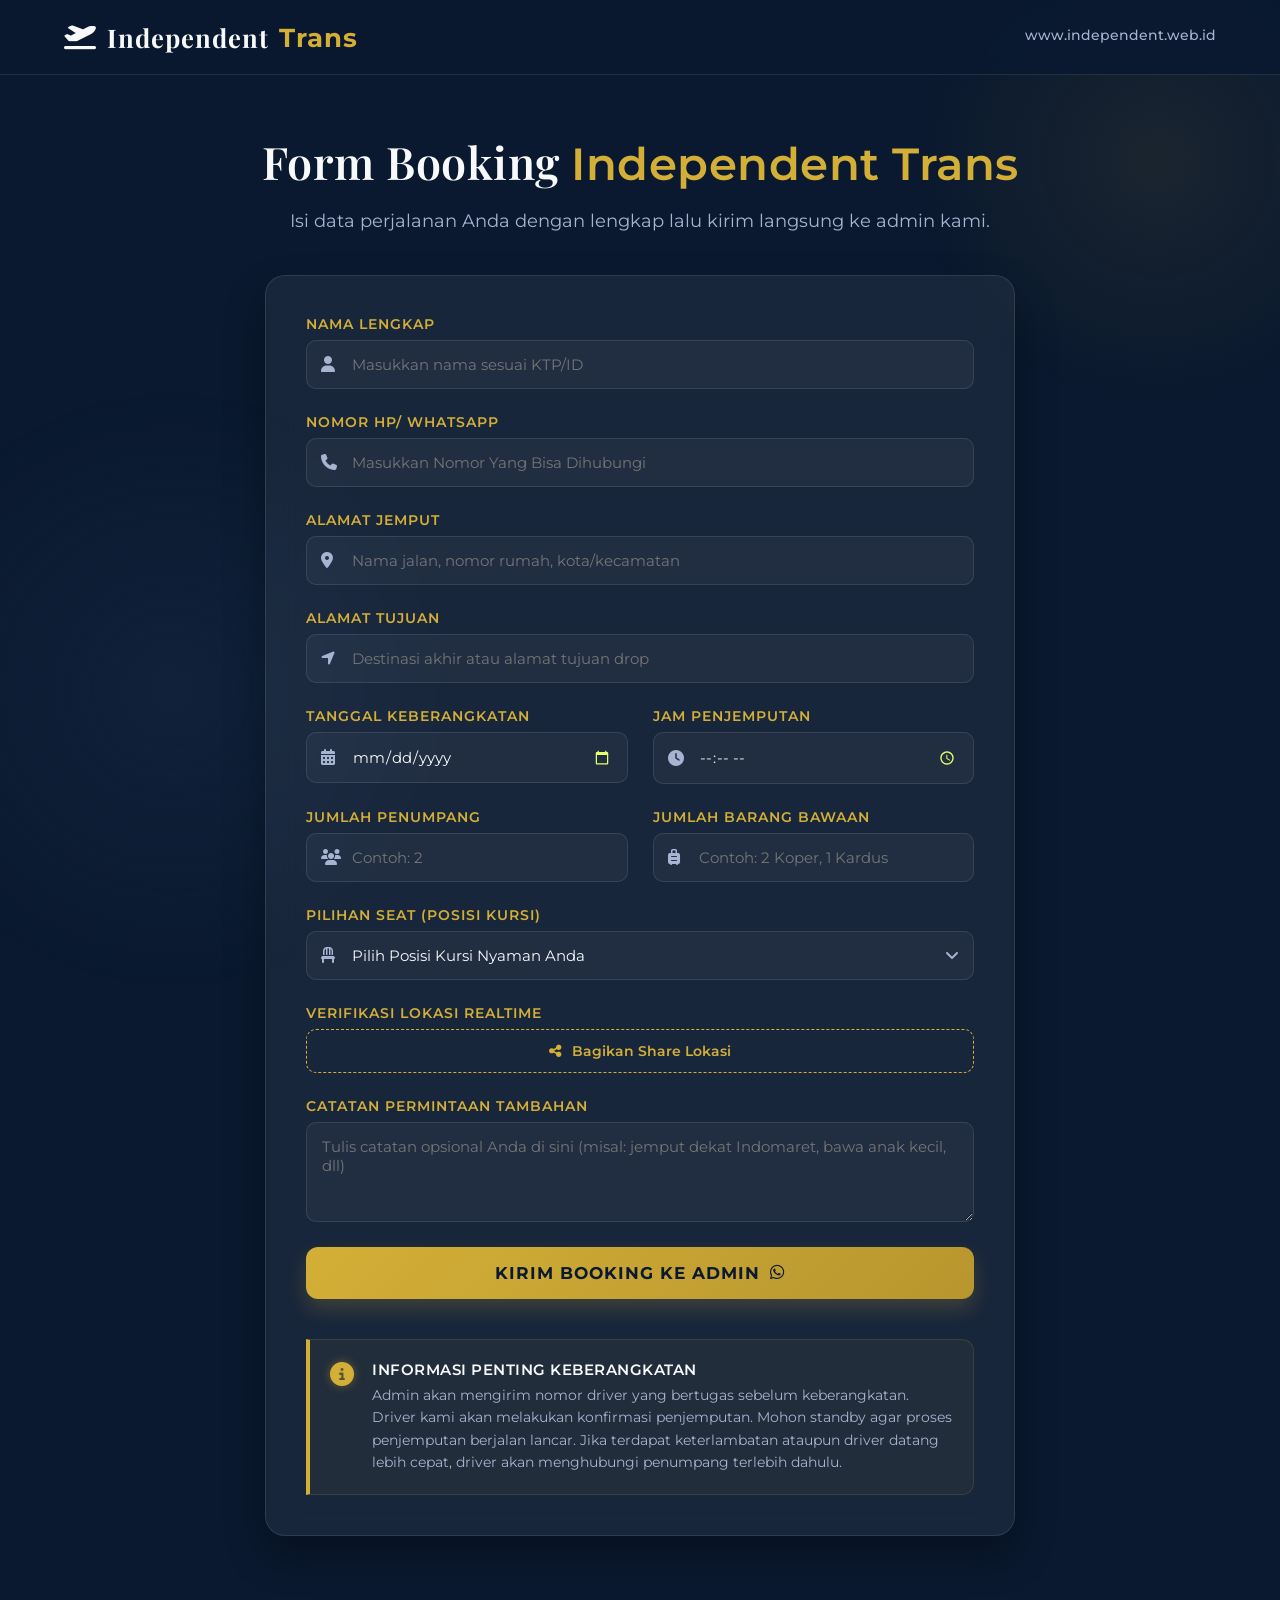
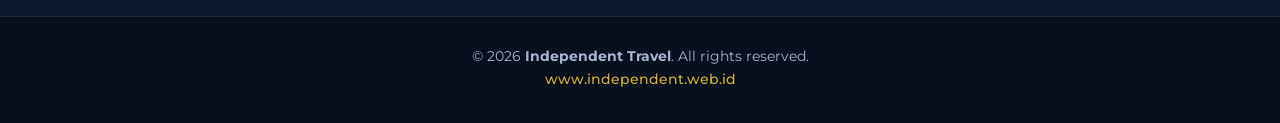
<file: book.html>
<!DOCTYPE html>
<html lang="id">
<head>
    <meta charset="UTF-8">
    <meta name="viewport" content="width=device-width, initial-scale=1.0">
    <title>Form Booking Independent Trans - Premium Travel Service</title>
    <meta name="description" content="Formulir booking online resmi Independent Travel. Isi data perjalanan Anda dengan lengkap dan kirim langsung ke admin kami untuk konfirmasi cepat.">
    <meta name="keywords" content="Independent Travel, Booking Travel, Travel Premium, Sewa Mobil, Travel Eksklusif">
    <link rel="canonical" href="https://www.independent.web.id">
    
    <!-- Google Fonts & Font Awesome Icons -->
    <link rel="preconnect" href="https://fonts.googleapis.com">
    <link rel="preconnect" href="https://fonts.gstatic.com" crossorigin>
    <link href="https://fonts.googleapis.com/css2?family=Montserrat:wght@400;500;600;700&family=Playfair+Display:ital,wght@0,600;1,400&display=swap" rel="stylesheet">
    <link rel="stylesheet" href="https://cdnjs.cloudflare.com/ajax/libs/font-awesome/6.4.0/css/all.min.css">

    <style>
        /* --- ROOT VARIABLES & RESET --- */
        :root {
            --primary-color: #0a192f;
            --secondary-color: #172a45;
            --accent-color: #d4af37; /* Gold */
            --accent-hover: #b8962e;
            --text-light: #f8f9fa;
            --text-dark: #333333;
            --text-muted: #a8b2d1;
            --glass-bg: rgba(255, 255, 255, 0.06);
            --glass-border: rgba(255, 255, 255, 0.1);
            --glass-focus: rgba(212, 175, 55, 0.2);
            --transition-smooth: all 0.4s cubic-bezier(0.16, 1, 0.3, 1);
        }

        * {
            margin: 0;
            padding: 0;
            box-sizing: border-box;
            font-family: 'Montserrat', sans-serif;
        }

        html {
            scroll-behavior: smooth;
        }

        body {
            background-color: var(--primary-color);
            color: var(--text-light);
            min-height: 100vh;
            display: flex;
            flex-direction: column;
            overflow-x: hidden;
        }

        /* --- BACKGROUND DECORATION --- */
        .bg-glow {
            position: fixed;
            width: 500px;
            height: 500px;
            background: radial-gradient(circle, rgba(214,175,55,0.08) 0%, rgba(10,25,47,0) 70%);
            top: -10%;
            right: -10%;
            z-index: -1;
            pointer-events: none;
        }
        .bg-glow-2 {
            position: fixed;
            width: 600px;
            height: 600px;
            background: radial-gradient(circle, rgba(23,42,69,0.5) 0%, rgba(10,25,47,0) 70%);
            bottom: -10%;
            left: -10%;
            z-index: -1;
            pointer-events: none;
        }

        /* --- HEADER & NAVIGATION --- */
        header {
            padding: 20px 5%;
            display: flex;
            justify-content: space-between;
            align-items: center;
            background: rgba(10, 25, 47, 0.85);
            backdrop-filter: blur(10px);
            position: sticky;
            top: 0;
            z-index: 100;
            border-bottom: 1px solid var(--glass-border);
        }

        .logo {
            font-family: 'Playfair Display', serif;
            font-size: 1.6rem;
            font-weight: 700;
            color: var(--text-light);
            text-decoration: none;
            letter-spacing: 1px;
            display: flex;
            align-items: center;
            gap: 10px;
        }

        .logo span {
            color: var(--accent-color);
        }

        .nav-link {
            color: var(--text-muted);
            text-decoration: none;
            font-size: 0.9rem;
            font-weight: 500;
            transition: var(--transition-smooth);
            border-bottom: 1px solid transparent;
            padding-bottom: 4px;
        }

        .nav-link:hover {
            color: var(--accent-color);
            border-color: var(--accent-color);
        }

        /* --- HERO SECTION --- */
        .hero {
            text-align: center;
            padding: 60px 20px 40px 20px;
            max-width: 800px;
            margin: 0 auto;
            animation: fadeIn 1s ease-out;
        }

        .hero h1 {
            font-family: 'Playfair Display', serif;
            font-size: 2.8rem;
            font-weight: 600;
            color: var(--text-light);
            margin-bottom: 15px;
            letter-spacing: 0.5px;
            line-height: 1.2;
        }

        .hero h1 span {
            color: var(--accent-color);
        }

        .hero p {
            color: var(--text-muted);
            font-size: 1.1rem;
            line-height: 1.6;
            font-weight: 400;
        }

        /* --- BOOKING CONTAINER & GLASSMORPHISM --- */
        .booking-container {
            max-width: 750px;
            width: 90%;
            margin: 0 auto 80px auto;
            animation: slideUp 1s cubic-bezier(0.16, 1, 0.3, 1);
        }

        .glass-card {
            background: var(--glass-bg);
            backdrop-filter: blur(16px);
            -webkit-backdrop-filter: blur(16px);
            border: 1px solid var(--glass-border);
            border-radius: 20px;
            padding: 40px;
            box-shadow: 0 20px 40px rgba(0, 0, 0, 0.3);
        }

        /* --- FORM STYLING --- */
        .booking-form {
            display: grid;
            grid-template-columns: repeat(2, 1fr);
            gap: 25px;
        }

        .full-width {
            grid-column: span 2;
        }

        .form-group {
            display: flex;
            flex-direction: column;
            gap: 8px;
        }

        .form-group label {
            font-size: 0.85rem;
            font-weight: 600;
            text-transform: uppercase;
            letter-spacing: 1px;
            color: var(--accent-color);
        }

        .input-wrapper {
            position: relative;
            display: flex;
            align-items: center;
        }

        .input-wrapper i {
            position: absolute;
            left: 15px;
            color: var(--text-muted);
            font-size: 1rem;
            transition: var(--transition-smooth);
        }

        .form-control {
            width: 100%;
            padding: 14px 15px 14px 45px;
            background: rgba(255, 255, 255, 0.04);
            border: 1px solid var(--glass-border);
            border-radius: 10px;
            color: var(--text-light);
            font-size: 0.95rem;
            transition: var(--transition-smooth);
            outline: none;
        }

        textarea.form-control {
            padding-left: 15px;
            resize: vertical;
            min-height: 100px;
        }

        .form-control:focus {
            border-color: var(--accent-color);
            background: rgba(255, 255, 255, 0.08);
            box-shadow: 0 0 10px var(--glass-focus);
        }

        .form-control:focus + i {
            color: var(--accent-color);
        }

        input[type="date"]::-webkit-calendar-picker-indicator,
        input[type="time"]::-webkit-calendar-picker-indicator {
            filter: invert(1) sepia(100%) saturate(1000%) hue-rotate(10deg);
            cursor: pointer;
        }

        select.form-control {
            cursor: pointer;
            appearance: none;
            -webkit-appearance: none;
        }

        .select-wrapper::after {
            content: '\f107';
            font-family: 'Font Awesome 5 Free';
            font-weight: 900;
            position: absolute;
            right: 15px;
            color: var(--text-muted);
            pointer-events: none;
        }

        /* --- BUTTONS STYLING --- */
        .btn-location {
            background: transparent;
            border: 1px dashed var(--accent-color);
            color: var(--accent-color);
            padding: 12px;
            border-radius: 10px;
            cursor: pointer;
            font-weight: 600;
            font-size: 0.9rem;
            display: inline-flex;
            align-items: center;
            justify-content: center;
            gap: 10px;
            transition: var(--transition-smooth);
            width: 100%;
        }

        .btn-location:hover {
            background: var(--glass-focus);
            color: var(--text-light);
            border-style: solid;
        }

        .btn-location.success {
            border-color: #2ec4b6;
            color: #2ec4b6;
            background: rgba(46, 196, 182, 0.1);
        }

        .btn-submit {
            grid-column: span 2;
            background: linear-gradient(135deg, var(--accent-color) 0%, var(--accent-hover) 100%);
            color: var(--primary-color);
            border: none;
            padding: 16px;
            border-radius: 12px;
            font-size: 1.05rem;
            font-weight: 700;
            text-transform: uppercase;
            letter-spacing: 1px;
            cursor: pointer;
            box-shadow: 0 10px 20px rgba(214, 175, 55, 0.2);
            display: flex;
            align-items: center;
            justify-content: center;
            gap: 10px;
            transition: var(--transition-smooth);
            position: relative;
            overflow: hidden;
        }

        .btn-submit:hover {
            transform: translateY(-2px);
            box-shadow: 0 15px 25px rgba(214, 175, 55, 0.3);
        }

        /* --- PREMIUM INFO ALERT BOX --- */
        .info-alert-box {
            grid-column: span 2;
            margin-top: 15px;
            background: rgba(214, 175, 55, 0.05);
            border-left: 4px solid var(--accent-color);
            border-right: 1px solid rgba(214, 175, 55, 0.15);
            border-top: 1px solid rgba(214, 175, 55, 0.15);
            border-bottom: 1px solid rgba(214, 175, 55, 0.15);
            padding: 20px;
            border-radius: 0 12px 12px 0;
            display: flex;
            gap: 18px;
            align-items: flex-start;
        }

        .info-alert-box i {
            color: var(--accent-color);
            font-size: 1.5rem;
            margin-top: 2px;
            text-shadow: 0 0 10px rgba(214, 175, 55, 0.4);
        }

        .info-alert-content {
            display: flex;
            flex-direction: column;
            gap: 5px;
        }

        .info-alert-content h4 {
            color: var(--text-light);
            font-size: 0.95rem;
            font-weight: 600;
            letter-spacing: 0.5px;
        }

        .info-alert-content p {
            color: var(--text-muted);
            font-size: 0.88rem;
            line-height: 1.6;
            font-weight: 400;
        }

        /* --- LOADING ANIMATION --- */
        .spinner {
            display: none;
            width: 22px;
            height: 22px;
            border: 3px solid rgba(10, 25, 47, 0.3);
            border-radius: 50%;
            border-top-color: var(--primary-color);
            animation: spin 0.8s linear infinite;
        }

        @keyframes spin {
            to { transform: rotate(360deg); }
        }

        /* --- FOOTER --- */
        footer {
            margin-top: auto;
            background: #06101e;
            padding: 30px 20px;
            text-align: center;
            border-top: 1px solid var(--glass-border);
        }

        footer p {
            color: var(--text-muted);
            font-size: 0.9rem;
            margin-bottom: 5px;
        }

        footer a {
            color: var(--accent-color);
            text-decoration: none;
            font-weight: 500;
            transition: var(--transition-smooth);
        }

        footer a:hover {
            color: var(--text-light);
        }

        /* --- ANIMATIONS KEYFRAMES --- */
        @keyframes fadeIn {
            from { opacity: 0; }
            to { opacity: 1; }
        }

        @keyframes slideUp {
            from { opacity: 0; transform: translateY(40px); }
            to { opacity: 1; transform: translateY(0); }
        }

        /* --- RESPONSIVE MEDIA QUERIES --- */
        @media (max-width: 768px) {
            .booking-form {
                grid-template-columns: 1fr;
                gap: 20px;
            }
            .full-width, .btn-submit, .info-alert-box {
                grid-column: span 1;
            }
            .hero h1 {
                font-size: 2.1rem;
            }
            .glass-card {
                padding: 25px 20px;
            }
            header {
                justify-content: center;
                flex-direction: column;
                gap: 10px;
            }
            .info-alert-box {
                flex-direction: column;
                gap: 10px;
                padding: 15px;
            }
        }
    </style>
</head>
<body>

    <div class="bg-glow"></div>
    <div class="bg-glow-2"></div>

    <!-- Header / Navbar -->
    <header>
        <a href="#" class="logo">
            <i class="fa-solid fa-plane-departure"></i> Independent <span>Trans</span>
        </a>
        <a href="https://www.independent.web.id" target="_blank" class="nav-link">www.independent.web.id</a>
    </header>

    <!-- Hero Section -->
    <section class="hero">
        <h1>Form Booking <span>Independent Trans</span></h1>
        <p>Isi data perjalanan Anda dengan lengkap lalu kirim langsung ke admin kami.</p>
    </section>

    <!-- Main Booking Form Container -->
    <main class="booking-container">
        <div class="glass-card">
            <form id="bookingForm" class="booking-form" onsubmit="handleFormSubmit(event)">
                
                <!-- 1. Nama Lengkap -->
                <div class="form-group full-width">
                    <label for="fullName">Nama Lengkap</label>
                    <div class="input-wrapper">
                        <input type="text" id="fullName" class="form-control" placeholder="Masukkan nama sesuai KTP/ID" required>
                        <i class="fa-solid fa-user"></i>
                    </div>
                </div>
                <!-- 1. Nama Lengkap -->
                <div class="form-group full-width">
                    <label for="fullName">Nomor Hp/ Whatsapp</label>
                    <div class="input-wrapper">
                        <input type="tel" id="phoneNumber" class="form-control" placeholder="Masukkan Nomor Yang Bisa Dihubungi" required>
                        <i class="fa-solid fa-phone"></i>
                    </div>
                </div>

                <!-- 2. Alamat Jemput -->
                <div class="form-group full-width">
                    <label for="pickupAddress">Alamat Jemput</label>
                    <div class="input-wrapper">
                        <input type="text" id="pickupAddress" class="form-control" placeholder="Nama jalan, nomor rumah, kota/kecamatan" required>
                        <i class="fa-solid fa-location-dot"></i>
                    </div>
                </div>

                <!-- 3. Alamat Tujuan -->
                <div class="form-group full-width">
                    <label for="destinationAddress">Alamat Tujuan</label>
                    <div class="input-wrapper">
                        <input type="text" id="destinationAddress" class="form-control" placeholder="Destinasi akhir atau alamat tujuan drop" required>
                        <i class="fa-solid fa-location-arrow"></i>
                    </div>
                </div>

                <!-- 4. Tanggal Keberangkatan -->
                <div class="form-group">
                    <label for="departureDate">Tanggal Keberangkatan</label>
                    <div class="input-wrapper">
                        <input type="date" id="departureDate" class="form-control" required>
                        <i class="fa-solid fa-calendar-days"></i>
                    </div>
                </div>

                <!-- 5. Jam Penjemputan -->
                <div class="form-group">
                    <label for="pickupTime">Jam Penjemputan</label>
                    <div class="input-wrapper">
                        <input type="time" id="pickupTime" class="form-control" required>
                        <i class="fa-solid fa-clock"></i>
                    </div>
                </div>

                <!-- 6. Jumlah Penumpang -->
                <div class="form-group">
                    <label for="passengerCount">Jumlah Penumpang</label>
                    <div class="input-wrapper">
                        <input type="number" id="passengerCount" class="form-control" min="1" placeholder="Contoh: 2" required>
                        <i class="fa-solid fa-users"></i>
                    </div>
                </div>

                <!-- 7. Jumlah Barang Bawaan -->
                <div class="form-group">
                    <label for="luggageCount">Jumlah Barang Bawaan</label>
                    <div class="input-wrapper">
                        <input type="text" id="luggageCount" class="form-control" placeholder="Contoh: 2 Koper, 1 Kardus" required>
                        <i class="fa-solid fa-suitcase-rolling"></i>
                    </div>
                </div>

                <!-- 8. Pilihan Seat -->
                <div class="form-group full-width">
                    <label for="seatPreference">Pilihan Seat (Posisi Kursi)</label>
                    <div class="input-wrapper select-wrapper">
                        <select id="seatPreference" class="form-control" required>
                            <option value="" disabled selected hidden>Pilih Posisi Kursi Nyaman Anda</option>
                            <option value="Depan">Depan</option>
                            <option value="Tengah">Tengah</option>
                            <option value="Belakang">Belakang</option>
                        </select>
                        <i class="fa-solid fa-chair"></i>
                    </div>
                </div>

                <!-- Fitur Share Lokasi (Geolocation API) -->
                <div class="form-group full-width">
                    <label>Verifikasi Lokasi Realtime</label>
                    <button type="button" id="locationBtn" class="btn-location" onclick="getLocation()">
                        <i class="fa-solid fa-share-nodes"></i> <span id="locationBtnText">Bagikan Share Lokasi</span>
                    </button>
                    <input type="hidden" id="locationCoords" value="Tidak dibagikan">
                </div>

                <!-- 9. Catatan Permintaan Tambahan -->
                <div class="form-group full-width">
                    <label for="additionalNotes">Catatan Permintaan Tambahan</label>
                    <textarea id="additionalNotes" class="form-control" placeholder="Tulis catatan opsional Anda di sini (misal: jemput dekat Indomaret, bawa anak kecil, dll)"></textarea>
                </div>

                <!-- Tombol Submit Utama -->
                <button type="submit" id="submitBtn" class="btn-submit">
                    <span>Kirim Booking ke Admin</span>
                    <i class="fa-brands fa-whatsapp"></i>
                    <div class="spinner" id="btnSpinner"></div>
                </button>

                <!-- Section Catatan Informasi Pelanggan (Premium Alert Box) -->
                <div class="info-alert-box">
                    <i class="fa-solid fa-circle-info"></i>
                    <div class="info-alert-content">
                        <h4>INFORMASI PENTING KEBERANGKATAN</h4>
                        <p>Admin akan mengirim nomor driver yang bertugas sebelum keberangkatan. Driver kami akan melakukan konfirmasi penjemputan. Mohon standby agar proses penjemputan berjalan lancar. Jika terdapat keterlambatan ataupun driver datang lebih cepat, driver akan menghubungi penumpang terlebih dahulu.</p>
                    </div>
                </div>

            </form>
        </div>
    </main>

    <!-- Footer -->
    <footer>
        <p>&copy; 2026 <strong>Independent Travel</strong>. All rights reserved.</p>
        <p><a href="https://www.independent.web.id" target="_blank">www.independent.web.id</a></p>
    </footer>

    <!-- JavaScript Internal logic -->
    <script>
        let userLocationString = "Tidak dibagikan";

        function getLocation() {
            const btn = document.getElementById('locationBtn');
            const btnText = document.getElementById('locationBtnText');
            
            if (navigator.geolocation) {
                btnText.innerText = "Mengakses GPS...";
                
                navigator.geolocation.getCurrentPosition(
                    function(position) {
                        const latitude = position.coords.latitude;
                        const longitude = position.coords.longitude;
                        userLocationString = `https://www.google.com/maps?q=${latitude},${longitude}`;
                        document.getElementById('locationCoords').value = userLocationString;
                        
                        btn.classList.add('success');
                        btnText.innerText = "Lokasi Berhasil Disematkan! ✓";
                        btn.style.pointerEvents = "none";
                    },
                    function(error) {
                        btnText.innerText = "Gagal mengambil lokasi. Masukkan manual di catatan.";
                        console.error("Geolocation Error: ", error);
                        alert("Gagal mendeteksi lokasi otomatis. Mohon pastikan fitur GPS aktif atau ketik detail penjemputan di kolom catatan.");
                    },
                    { enableHighAccuracy: true, timeout: 10000 }
                );
            } else {
                alert("Browser Anda tidak mendukung deteksi lokasi otomatis.");
                btnText.innerText = "Geolocation tidak didukung";
            }
        }

        function handleFormSubmit(event) {
            event.preventDefault();

            const submitBtn = document.getElementById('submitBtn');
            const spinner = document.getElementById('btnSpinner');
            const submitText = submitBtn.querySelector('span');
            const submitIcon = submitBtn.querySelector('.fa-whatsapp');

            submitBtn.disabled = true;
            spinner.style.display = 'block';
            submitText.innerText = 'Memproses Booking...';
            submitIcon.style.display = 'none';

            const name = document.getElementById('fullName').value;
            const phone = document.getElementById('phoneNumber').value;
            const pickup = document.getElementById('pickupAddress').value;
            const destination = document.getElementById('destinationAddress').value;
            const date = document.getElementById('departureDate').value;
            const time = document.getElementById('pickupTime').value;
            const passengers = document.getElementById('passengerCount').value;
            const luggage = document.getElementById('luggageCount').value;
            const seat = document.getElementById('seatPreference').value;
            let notes = document.getElementById('additionalNotes').value;
            
            if(!notes.trim()) {
                notes = "-";
            }

            const formattedDate = date.split('-').reverse().join('/');
            const adminPhoneNumber = "6282132993003";

            const messageText = 
`Hi Independent, ini form booking saya mohon bantu konfirmasi lanjutannya ya, terimakasih.

👤 Nama: ${name}
📞 No. HP: ${phone}
📍 Jemput: ${pickup}
🎯 Tujuan: ${destination}
📅 Tanggal: ${formattedDate}
⏰ Jam: ${time} WIB
👥 Penumpang: ${passengers}
🧳 Barang: ${luggage}
💺 Seat: ${seat}
📝 Catatan: ${notes}

📍 Lokasi: ${userLocationString}
   www.indepndenttrans.web.id`;

            const encodedMessage = encodeURIComponent(messageText);
            const whatsappUrl = `https://api.whatsapp.com/send?phone=${adminPhoneNumber}&text=${encodedMessage}`;

            setTimeout(() => {
                submitBtn.disabled = false;
                spinner.style.display = 'none';
                submitText.innerText = 'Kirim Booking ke Admin';
                submitIcon.style.display = 'block';

                window.open(whatsappUrl, '_blank');
            }, 1500);
        }

        window.addEventListener('DOMContentLoaded', () => {
            const today = new Date().toISOString().split('T')[0];
            document.getElementById('departureDate').setAttribute('min', today);
        });
    </script>
</body>
</html>
</file>
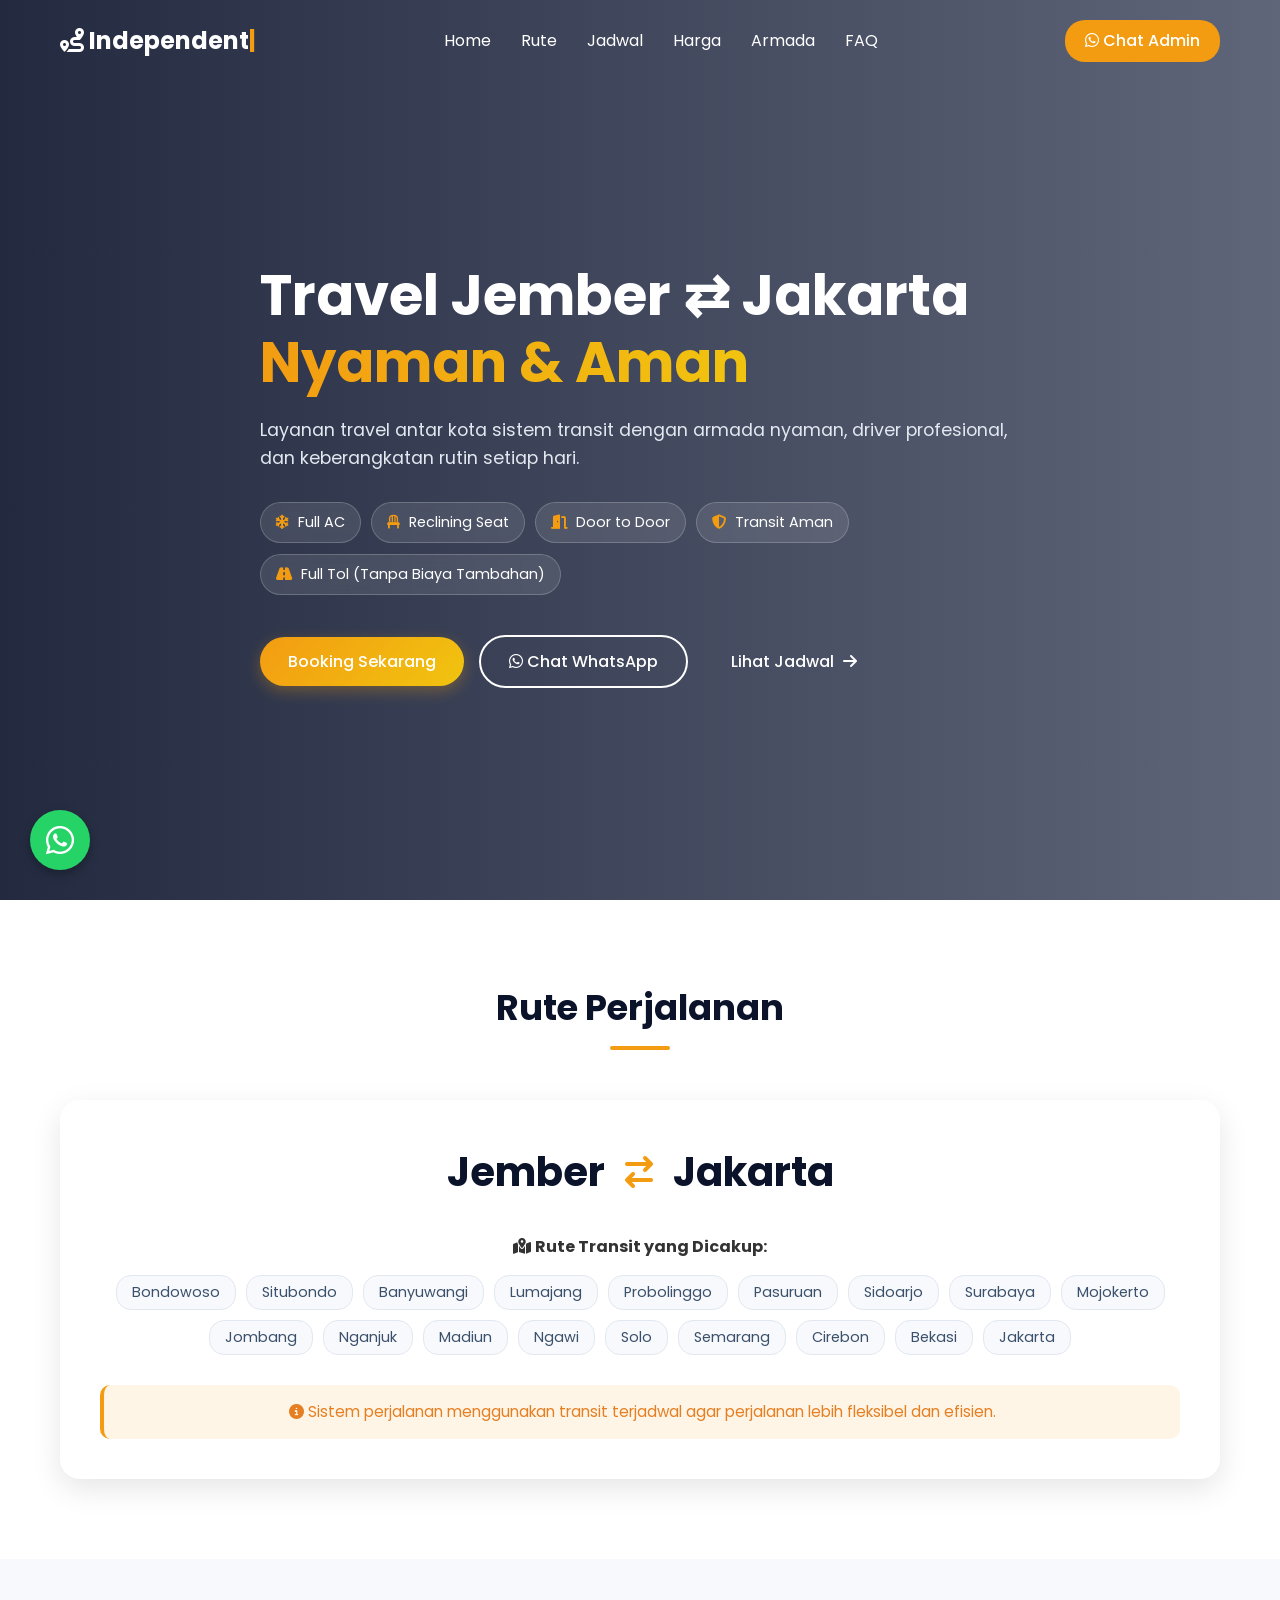
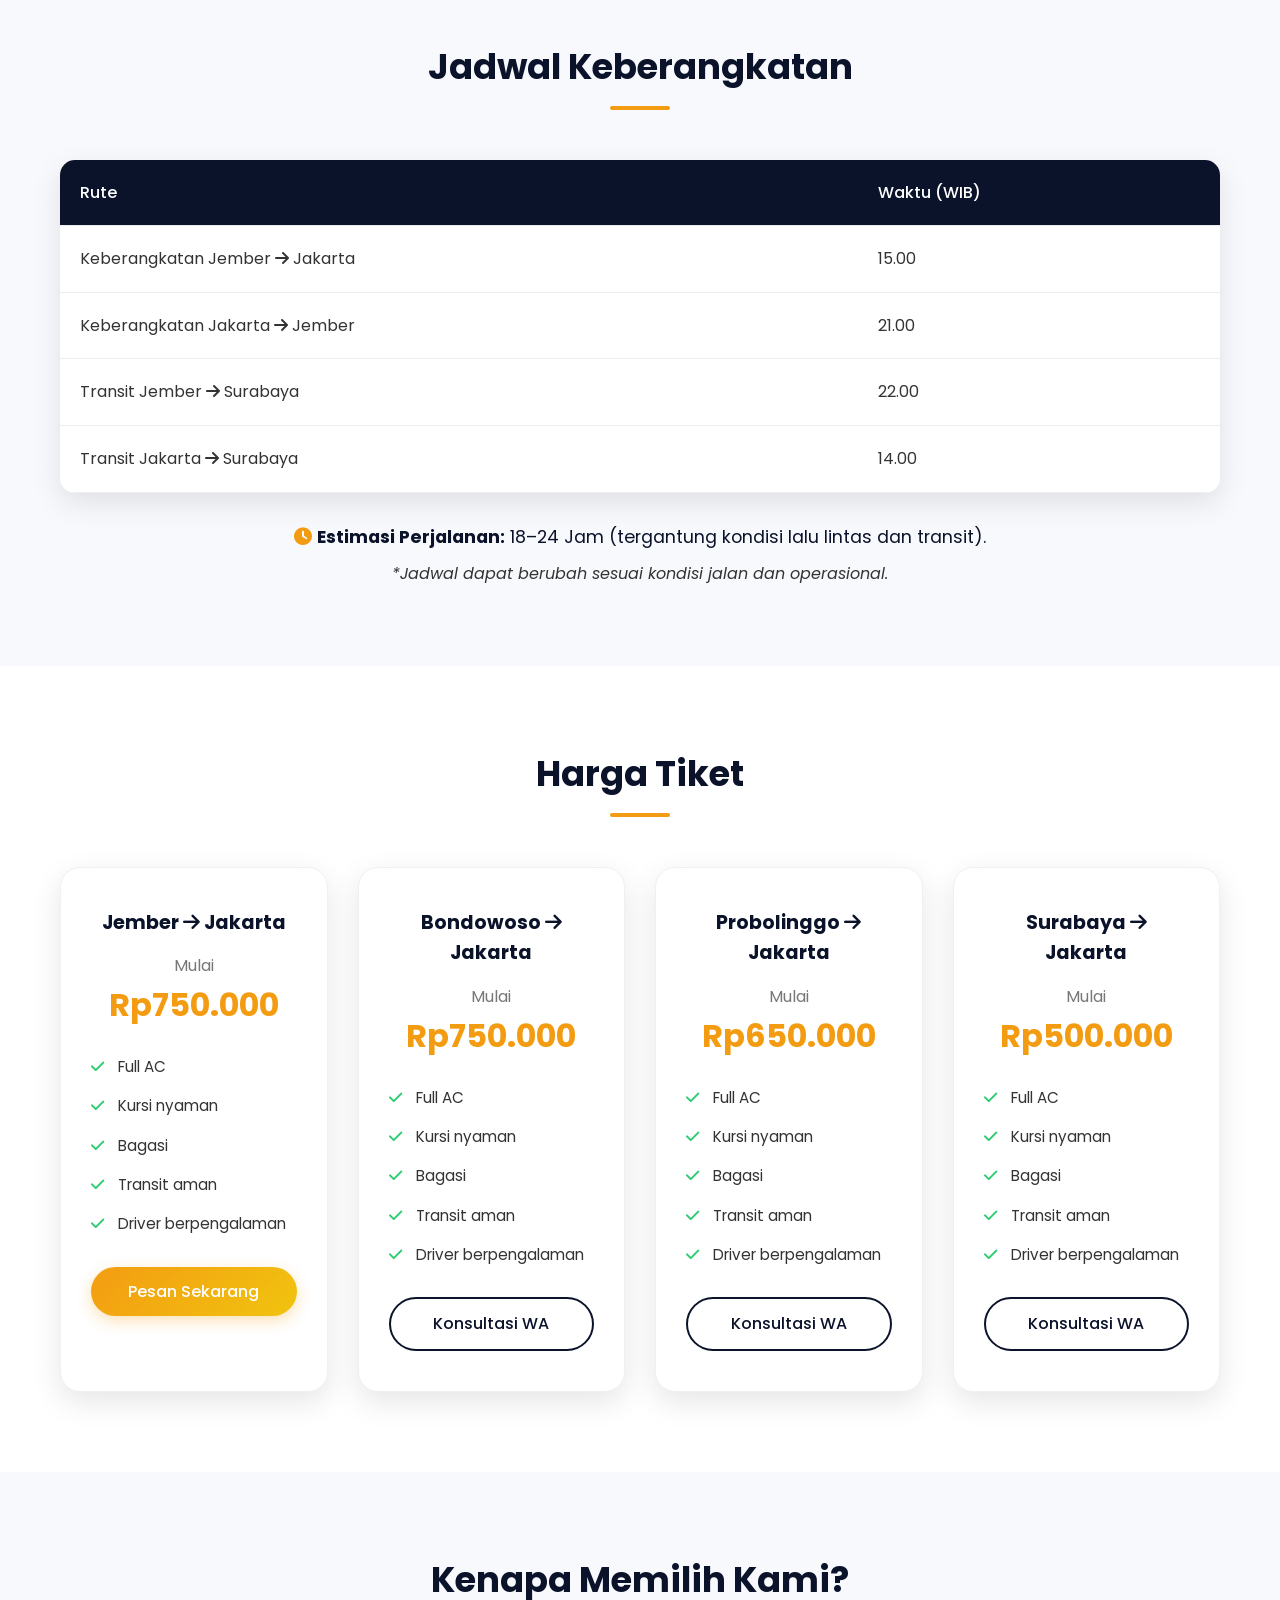
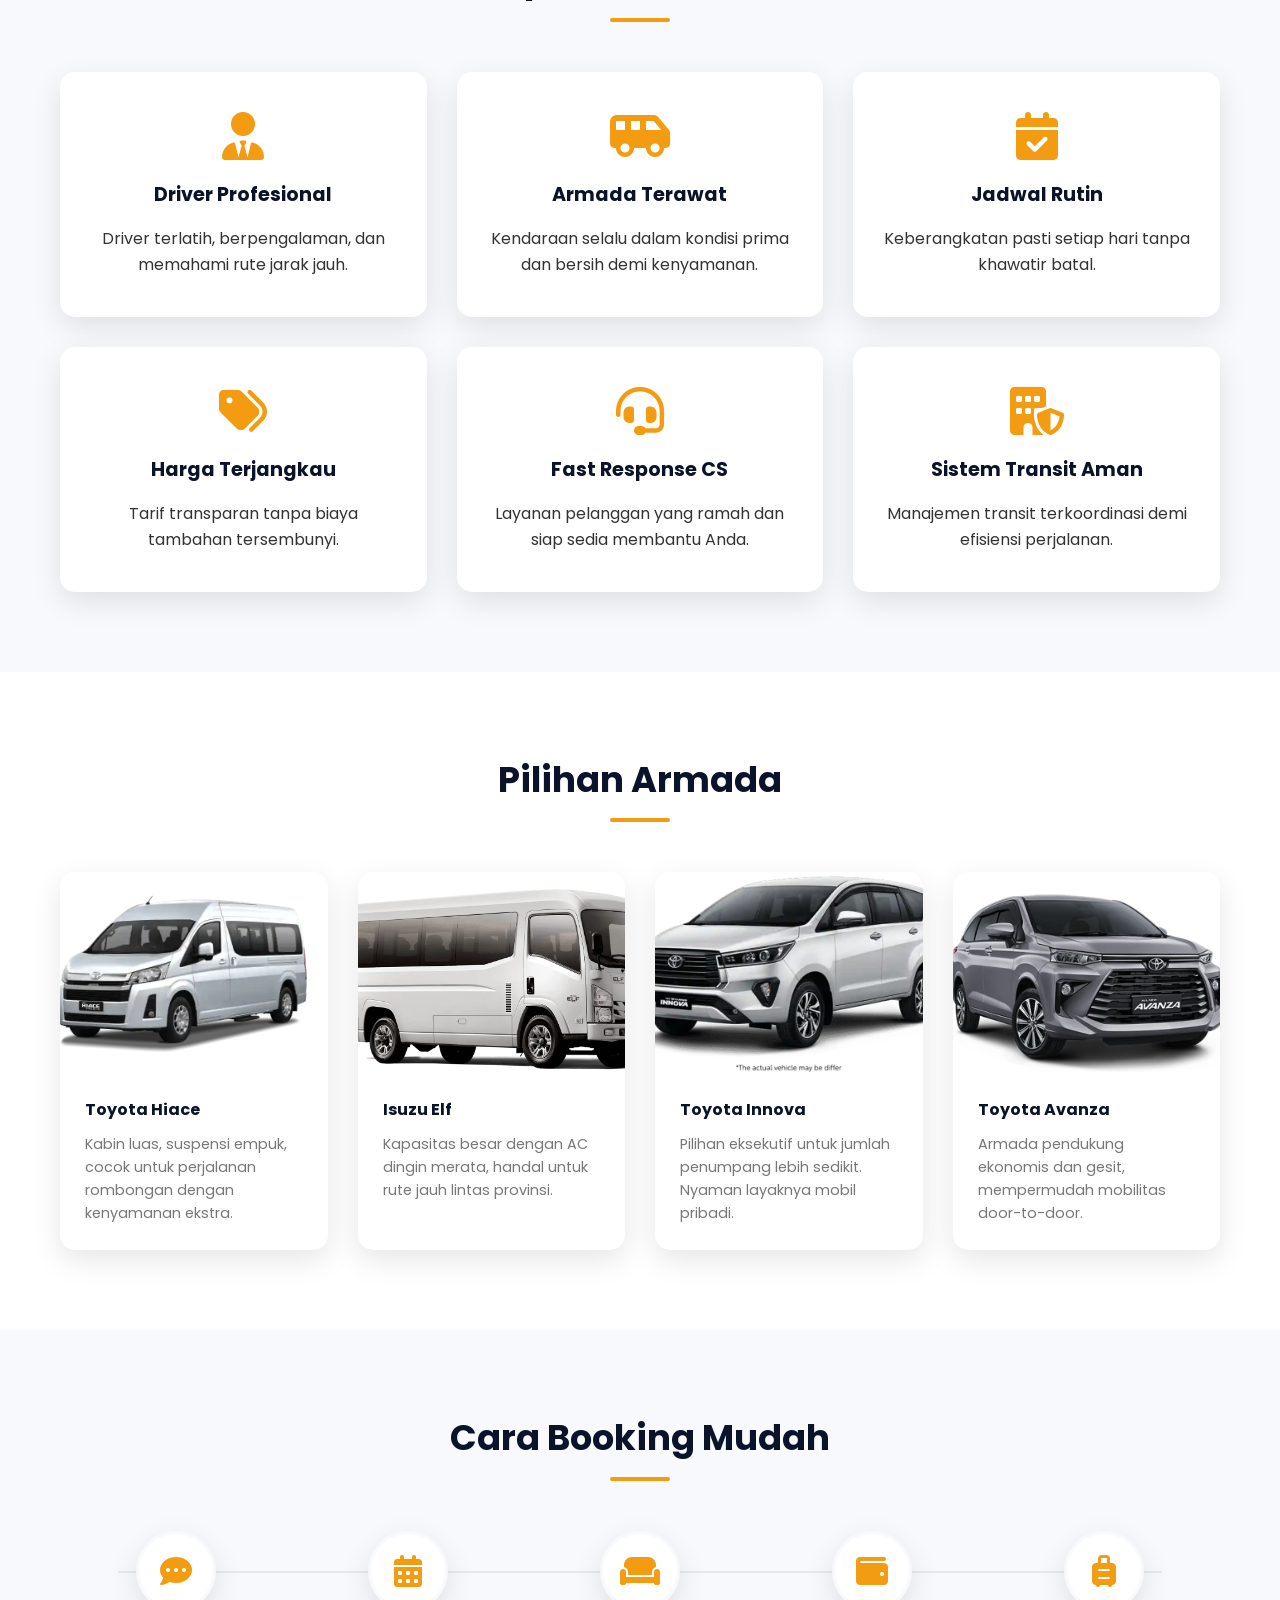
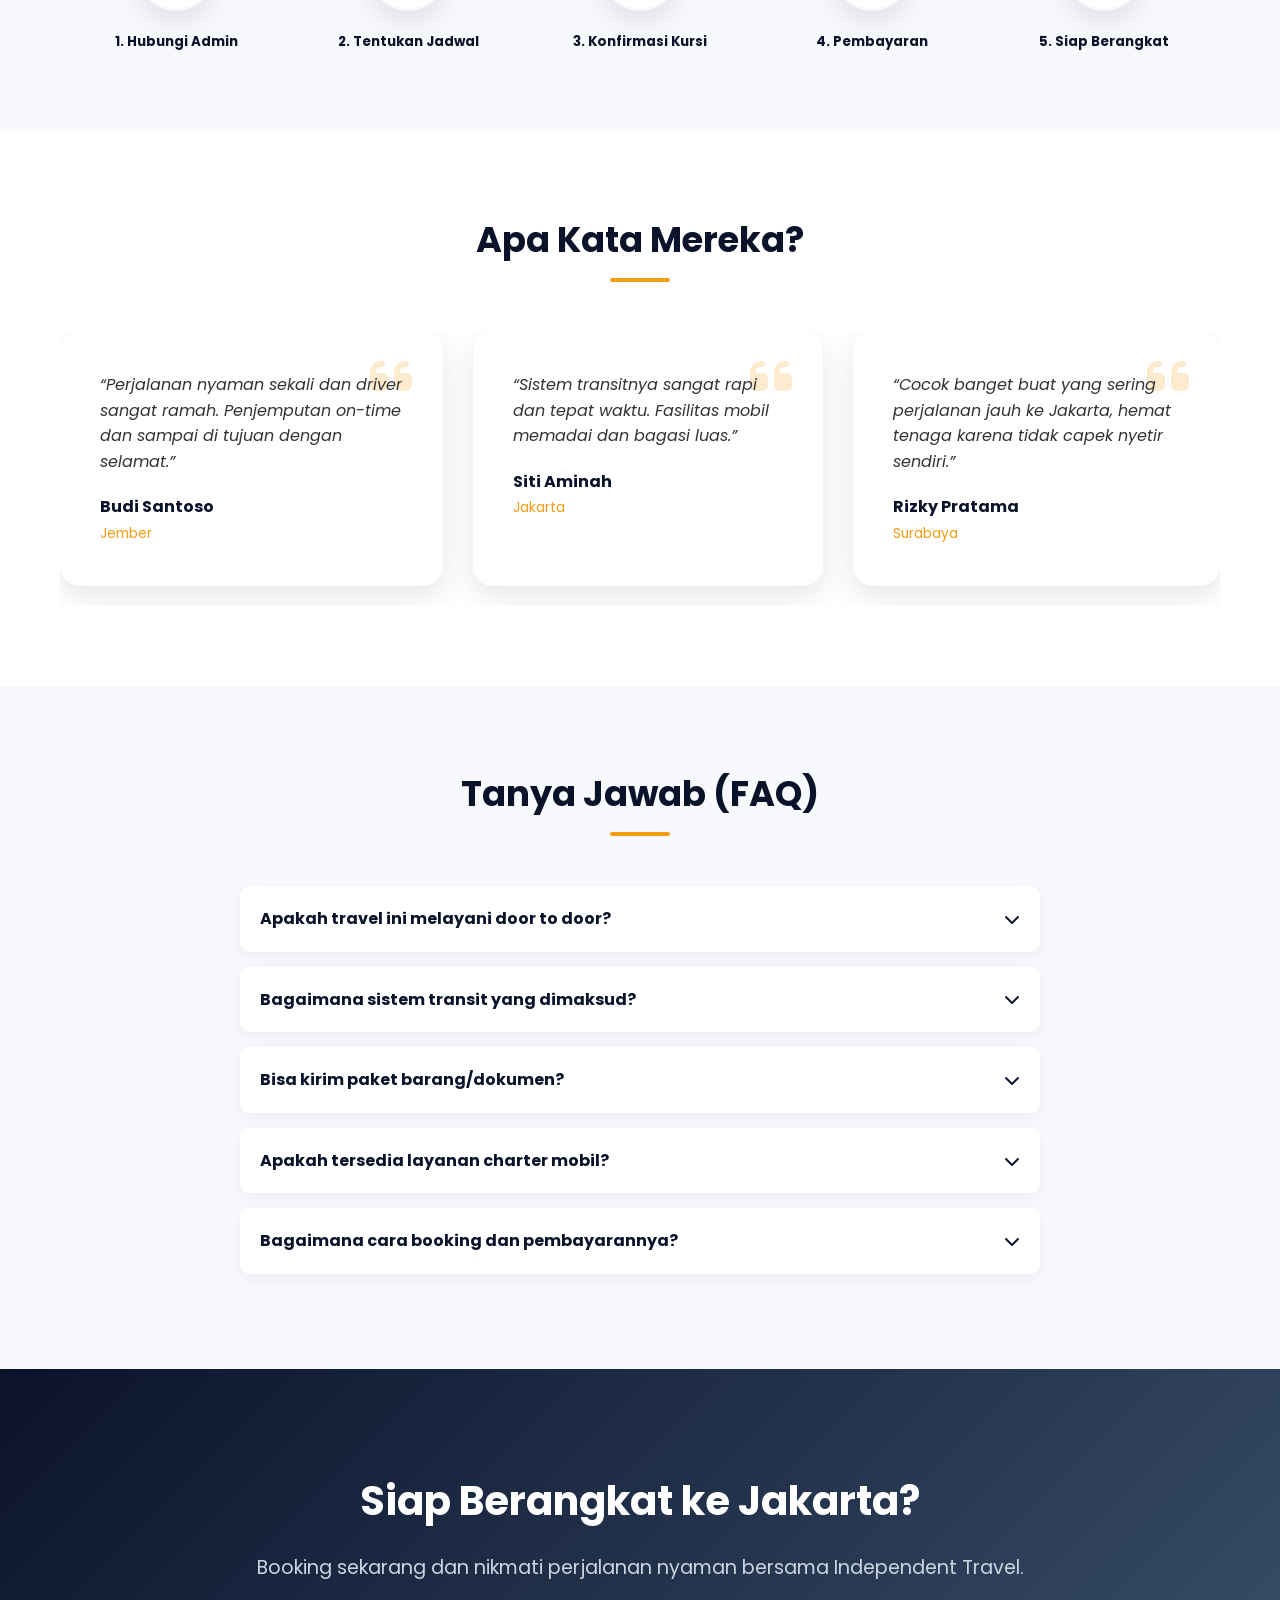
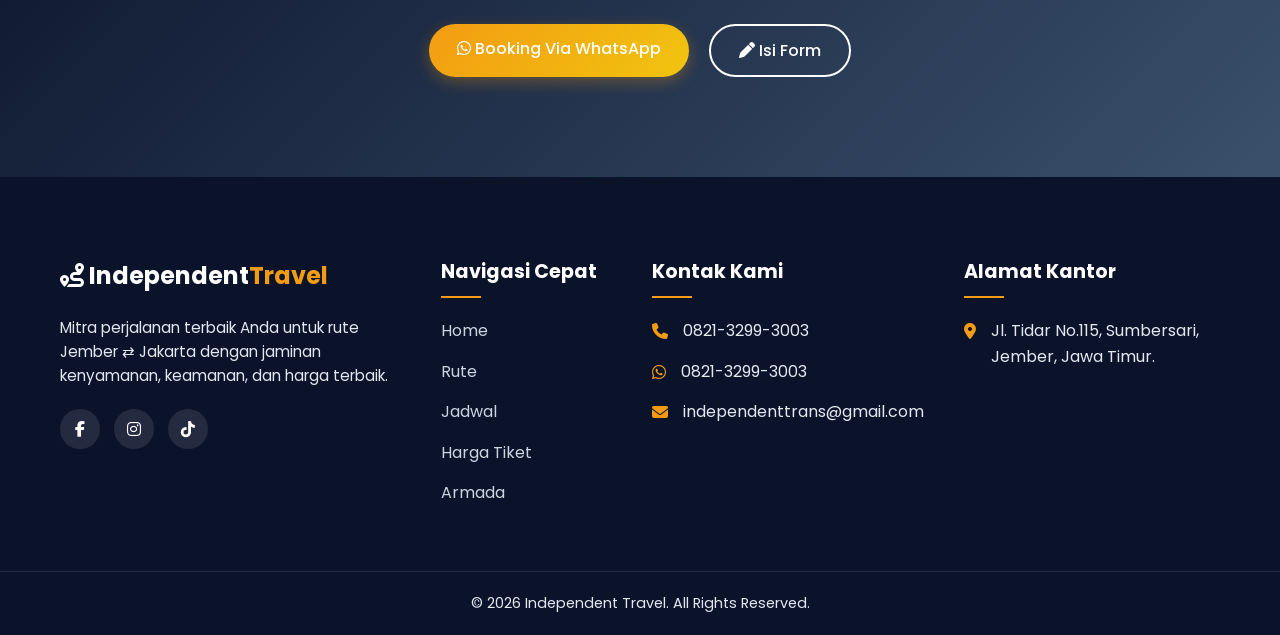
<file: jakarta.html>
<!DOCTYPE html>
<html lang="id">
<head>
    <meta charset="UTF-8">
    <meta name="viewport" content="width=device-width, initial-scale=1.0">
    <meta name="description" content="Independent Travel - Layanan travel Jember ⇄ Jakarta nyaman, aman, dan terpercaya dengan sistem transit dan armada terbaik.">
    <meta name="keywords" content="Travel Jember Jakarta, Travel Eksekutif, Travel Transit, Shuttle Jember Jakarta">
    <title>Travel Jember Jakarta Door to Door | Independent Trans</title>
    
    <!-- Google Fonts -->
    <link rel="preconnect" href="https://fonts.googleapis.com">
    <link rel="preconnect" href="https://fonts.gstatic.com" crossorigin>
    <link href="https://fonts.googleapis.com/css2?family=Poppins:wght@300;400;500;600;700&display=swap" rel="stylesheet">
    <link rel="canonical" href="https://independent.web.id/jakarta.html">
    
    <!-- Font Awesome -->
    <link rel="stylesheet" href="https://cdnjs.cloudflare.com/ajax/libs/font-awesome/6.4.0/css/all.min.css">
    
    <!-- Custom CSS -->
    <link rel="stylesheet" href="css/jakarta.css">
</head>
<body>
    <!-- Loading Animation -->
    <div class="loader-wrapper">
        <div class="loader"></div>
    </div>

    <!-- Navbar -->
    <nav class="navbar" id="navbar">
        <div class="container nav-container">
            <a href="#" class="logo">
                <i class="fa-solid fa-route"></i> Independent<span>|</span>
            </a>
            <ul class="nav-links">
                <li><a href="index.html" class="active">Home</a></li>
                <li><a href="#rute">Rute</a></li>
                <li><a href="#jadwal">Jadwal</a></li>
                <li><a href="#harga">Harga</a></li>
                <li><a href="#armada">Armada</a></li>
                <li><a href="#faq">FAQ</a></li>
            </ul>
            <a href="https://wa.me/6282132993003" target="_blank" class="btn-nav"><i class="fa-brands fa-whatsapp"></i> Chat Admin</a>
            <div class="hamburger">
                <i class="fa-solid fa-bars"></i>
            </div>
        </div>
    </nav>

    <!-- 1. HERO SECTION -->
    <section id="home" class="hero">
        <div class="hero-overlay"></div>
        <div class="container hero-content reveal">
            <h1>Travel Jember ⇄ Jakarta <span class="text-gradient">Nyaman & Aman</span></h1>
            <p>Layanan travel antar kota sistem transit dengan armada nyaman, driver profesional, dan keberangkatan rutin setiap hari.</p>
            
            <div class="hero-badges">
                <span class="badge"><i class="fa-solid fa-snowflake"></i> Full AC</span>
                <span class="badge"><i class="fa-solid fa-chair"></i> Reclining Seat</span>
                <span class="badge"><i class="fa-solid fa-door-open"></i> Door to Door</span>
                <span class="badge"><i class="fa-solid fa-shield-halved"></i> Transit Aman</span>
                <span class="badge"><i class="fa-solid fa-road"></i> Full Tol (Tanpa Biaya Tambahan)</span>
            </div>

            <div class="hero-cta">
                <a href="book.html" class="btn btn-primary">Booking Sekarang</a>
                <a href="https://wa.me/6282132993003" target="_blank" rel="nooperer noreferrer"class="btn btn-outline"><i class="fa-brands fa-whatsapp"></i> Chat WhatsApp</a>
                 <a href="#jadwal" class="btn btn-text">Lihat Jadwal <i class="fa-solid fa-arrow-right"></i></a>
            </div>
        </div>
    </section>

    <!-- 2. SECTION INFORMASI RUTE -->
    <section id="rute" class="section routes-section">
        <div class="container">
            <div class="section-title reveal">
                <h2>Rute Perjalanan</h2>
                <div class="line"></div>
            </div>
            
            <div class="route-card reveal">
                <div class="route-main">
                    <h3>Jember <i class="fa-solid fa-arrow-right-arrow-left"></i> Jakarta</h3>
                </div>
                <div class="route-cities">
                    <p><i class="fa-solid fa-map-location-dot"></i> <strong>Rute Transit yang Dicakup:</strong></p>
                    <ul class="city-list">
                        <li>Bondowoso</li><li>Situbondo</li><li>Banyuwangi</li><li>Lumajang</li>
                        <li>Probolinggo</li><li>Pasuruan</li><li>Sidoarjo</li><li>Surabaya</li>
                        <li>Mojokerto</li><li>Jombang</li><li>Nganjuk</li><li>Madiun</li>
                        <li>Ngawi</li><li>Solo</li><li>Semarang</li><li>Cirebon</li>
                        <li>Bekasi</li><li>Jakarta</li>
                    </ul>
                </div>
                <div class="route-note">
                    <i class="fa-solid fa-circle-info"></i> Sistem perjalanan menggunakan transit terjadwal agar perjalanan lebih fleksibel dan efisien.
                </div>
            </div>
        </div>
    </section>

    <!-- 3. SECTION JADWAL KEBERANGKATAN -->
    <section id="jadwal" class="section schedule-section bg-light">
        <div class="container">
            <div class="section-title reveal">
                <h2>Jadwal Keberangkatan</h2>
                <div class="line"></div>
            </div>
            
            <div class="table-responsive reveal">
                <table class="schedule-table">
                    <thead>
                        <tr>
                            <th>Rute</th>
                            <th>Waktu (WIB)</th>
                        </tr>
                    </thead>
                    <tbody>
                        <tr>
                            <td>Keberangkatan Jember <i class="fa-solid fa-arrow-right"></i> Jakarta</td>
                            <td>15.00</td>
                        </tr>
                        <tr>
                            <td>Keberangkatan Jakarta <i class="fa-solid fa-arrow-right"></i> Jember</td>
                            <td>21.00</td>
                        </tr>
                        <tr>
                            <td>Transit Jember <i class="fa-solid fa-arrow-right"></i> Surabaya</td>
                            <td>22.00</td>
                          
                        </tr>
                        <tr>
                            <td>Transit Jakarta <i class="fa-solid fa-arrow-right"></i> Surabaya</td>
                            <td>14.00</td>
                        </tr>
                    </tbody>
                </table>
            </div>

            <div class="schedule-info reveal">
                <div class="estimation">
                    <i class="fa-solid fa-clock"></i> <strong>Estimasi Perjalanan:</strong> 18–24 Jam (tergantung kondisi lalu lintas dan transit).
                </div>
                <p class="note"><em>*Jadwal dapat berubah sesuai kondisi jalan dan operasional.</em></p>
            </div>
        </div>
    </section>

    <!-- 4. SECTION HARGA TIKET -->
    <section id="harga" class="section pricing-section">
        <div class="container">
            <div class="section-title reveal">
                <h2>Harga Tiket</h2>
                <div class="line"></div>
            </div>

            <div class="pricing-grid">
                <!-- Card 1 -->
                <div class="pricing-card reveal">
                    <h3>Jember <i class="fa-solid fa-arrow-right"></i> Jakarta</h3>
                    <div class="price">Mulai <span>Rp750.000</span></div>
                    <ul class="facilities">
                        <li><i class="fa-solid fa-check"></i> Full AC</li>
                        <li><i class="fa-solid fa-check"></i> Kursi nyaman</li>
                        <li><i class="fa-solid fa-check"></i> Bagasi</li>
                        <li><i class="fa-solid fa-check"></i> Transit aman</li>
                        <li><i class="fa-solid fa-check"></i> Driver berpengalaman</li>
                    </ul>
                    <a href="book.html" target="_blank" class="btn btn-primary w-100">Pesan Sekarang</a>
                </div>

                <!-- Card 2 -->
                <div class="pricing-card reveal" style="transition-delay: 0.1s;">
                    <h3>Bondowoso <i class="fa-solid fa-arrow-right"></i> Jakarta</h3>
                    <div class="price">Mulai <span>Rp750.000</span></div>
                    <ul class="facilities">
                        <li><i class="fa-solid fa-check"></i> Full AC</li>
                        <li><i class="fa-solid fa-check"></i> Kursi nyaman</li>
                        <li><i class="fa-solid fa-check"></i> Bagasi</li>
                        <li><i class="fa-solid fa-check"></i> Transit aman</li>
                        <li><i class="fa-solid fa-check"></i> Driver berpengalaman</li>
                    </ul>
                    <a href="https://wa.me/6282132993003" target="_blank" class="btn btn-outline w-100">Konsultasi WA</a>
                </div>

                <!-- Card 3 -->
                <div class="pricing-card reveal" style="transition-delay: 0.2s;">
                    <h3>Probolinggo <i class="fa-solid fa-arrow-right"></i> Jakarta</h3>
                    <div class="price">Mulai <span>Rp650.000</span></div>
                    <ul class="facilities">
                        <li><i class="fa-solid fa-check"></i> Full AC</li>
                        <li><i class="fa-solid fa-check"></i> Kursi nyaman</li>
                        <li><i class="fa-solid fa-check"></i> Bagasi</li>
                        <li><i class="fa-solid fa-check"></i> Transit aman</li>
                        <li><i class="fa-solid fa-check"></i> Driver berpengalaman</li>
                    </ul>
                    <a href="https://wa.me/6282132993003" target="_blank" class="btn btn-outline w-100">Konsultasi WA</a>
                </div>

                <!-- Card 4 -->
                <div class="pricing-card reveal" style="transition-delay: 0.3s;">
                    <h3>Surabaya <i class="fa-solid fa-arrow-right"></i> Jakarta</h3>
                    <div class="price">Mulai <span>Rp500.000</span></div>
                    <ul class="facilities">
                        <li><i class="fa-solid fa-check"></i> Full AC</li>
                        <li><i class="fa-solid fa-check"></i> Kursi nyaman</li>
                        <li><i class="fa-solid fa-check"></i> Bagasi</li>
                        <li><i class="fa-solid fa-check"></i> Transit aman</li>
                        <li><i class="fa-solid fa-check"></i> Driver berpengalaman</li>
                    </ul>
                    <a href="https://wa.me/6282132993003" target="_blank" class="btn btn-outline w-100">Konsultasi WA</a>
                </div>
            </div>
        </div>
    </section>

    <!-- 5. SECTION KENAPA MEMILIH KAMI -->
    <section class="section features-section bg-light">
        <div class="container">
            <div class="section-title reveal">
                <h2>Kenapa Memilih Kami?</h2>
                <div class="line"></div>
            </div>

            <div class="features-grid">
                <div class="feature-card reveal">
                    <i class="fa-solid fa-user-tie"></i>
                    <h4>Driver Profesional</h4>
                    <p>Driver terlatih, berpengalaman, dan memahami rute jarak jauh.</p>
                </div>
                <div class="feature-card reveal" style="transition-delay: 0.1s;">
                    <i class="fa-solid fa-van-shuttle"></i>
                    <h4>Armada Terawat</h4>
                    <p>Kendaraan selalu dalam kondisi prima dan bersih demi kenyamanan.</p>
                </div>
                <div class="feature-card reveal" style="transition-delay: 0.2s;">
                    <i class="fa-solid fa-calendar-check"></i>
                    <h4>Jadwal Rutin</h4>
                    <p>Keberangkatan pasti setiap hari tanpa khawatir batal.</p>
                </div>
                <div class="feature-card reveal" style="transition-delay: 0.3s;">
                    <i class="fa-solid fa-tags"></i>
                    <h4>Harga Terjangkau</h4>
                    <p>Tarif transparan tanpa biaya tambahan tersembunyi.</p>
                </div>
                <div class="feature-card reveal" style="transition-delay: 0.4s;">
                    <i class="fa-solid fa-headset"></i>
                    <h4>Fast Response CS</h4>
                    <p>Layanan pelanggan yang ramah dan siap sedia membantu Anda.</p>
                </div>
                <div class="feature-card reveal" style="transition-delay: 0.5s;">
                    <i class="fa-solid fa-building-shield"></i>
                    <h4>Sistem Transit Aman</h4>
                    <p>Manajemen transit terkoordinasi demi efisiensi perjalanan.</p>
                </div>
            </div>
        </div>
    </section>

    <!-- 6. SECTION ARMADA -->
    <section id="armada" class="section fleet-section">
        <div class="container">
            <div class="section-title reveal">
                <h2>Pilihan Armada</h2>
                <div class="line"></div>
            </div>

            <div class="fleet-grid">
                <div class="fleet-card reveal">
                    <div class="fleet-img" style="background-image: url('/image/hiace.webp');"></div>
                    <div class="fleet-info">
                        <h4>Toyota Hiace</h4>
                        <p>Kabin luas, suspensi empuk, cocok untuk perjalanan rombongan dengan kenyamanan ekstra.</p>
                    </div>
                </div>
                <div class="fleet-card reveal" style="transition-delay: 0.1s;">
                    <div class="fleet-img" style="background-image: url('/image/isuzu.webp');"></div>
                    <div class="fleet-info">
                        <h4>Isuzu Elf</h4>
                        <p>Kapasitas besar dengan AC dingin merata, handal untuk rute jauh lintas provinsi.</p>
                    </div>
                </div>
                <div class="fleet-card reveal" style="transition-delay: 0.2s;">
                    <div class="fleet-img" style="background-image: url('/image/innova.webp');"></div>
                    <div class="fleet-info">
                        <h4>Toyota Innova</h4>
                        <p>Pilihan eksekutif untuk jumlah penumpang lebih sedikit. Nyaman layaknya mobil pribadi.</p>
                    </div>
                </div>
                <div class="fleet-card reveal" style="transition-delay: 0.3s;">
                    <div class="fleet-img" style="background-image: url('/image/avanza.webp');"></div>
                    <div class="fleet-info">
                        <h4>Toyota Avanza</h4>
                        <p>Armada pendukung ekonomis dan gesit, mempermudah mobilitas door-to-door.</p>
                    </div>
                </div>
            </div>
        </div>
    </section>

    <!-- 7. SECTION CARA BOOKING -->
    <section class="section steps-section bg-light">
        <div class="container">
            <div class="section-title reveal">
                <h2>Cara Booking Mudah</h2>
                <div class="line"></div>
            </div>

            <div class="steps-container reveal">
                <div class="step-item">
                    <div class="step-icon"><i class="fa-solid fa-comment-dots"></i></div>
                    <h5>1. Hubungi Admin</h5>
                </div>
                <div class="step-item">
                    <div class="step-icon"><i class="fa-solid fa-calendar-days"></i></div>
                    <h5>2. Tentukan Jadwal</h5>
                </div>
                <div class="step-item">
                    <div class="step-icon"><i class="fa-solid fa-couch"></i></div>
                    <h5>3. Konfirmasi Kursi</h5>
                </div>
                <div class="step-item">
                    <div class="step-icon"><i class="fa-solid fa-wallet"></i></div>
                    <h5>4. Pembayaran</h5>
                </div>
                <div class="step-item">
                    <div class="step-icon"><i class="fa-solid fa-suitcase-rolling"></i></div>
                    <h5>5. Siap Berangkat</h5>
                </div>
            </div>
        </div>
    </section>

    <!-- 8. TESTIMONI PELANGGAN -->
    <section class="section testimonials-section">
        <div class="container">
            <div class="section-title reveal">
                <h2>Apa Kata Mereka?</h2>
                <div class="line"></div>
            </div>

            <div class="testimonial-slider reveal">
                <div class="testimonial-card">
                    <i class="fa-solid fa-quote-left quote-icon"></i>
                    <p>“Perjalanan nyaman sekali dan driver sangat ramah. Penjemputan on-time dan sampai di tujuan dengan selamat.”</p>
                    <div class="author">
                        <h4>Budi Santoso</h4>
                        <span>Jember</span>
                    </div>
                </div>
                <div class="testimonial-card">
                    <i class="fa-solid fa-quote-left quote-icon"></i>
                    <p>“Sistem transitnya sangat rapi dan tepat waktu. Fasilitas mobil memadai dan bagasi luas.”</p>
                    <div class="author">
                        <h4>Siti Aminah</h4>
                        <span>Jakarta</span>
                    </div>
                </div>
                <div class="testimonial-card">
                    <i class="fa-solid fa-quote-left quote-icon"></i>
                    <p>“Cocok banget buat yang sering perjalanan jauh ke Jakarta, hemat tenaga karena tidak capek nyetir sendiri.”</p>
                    <div class="author">
                        <h4>Rizky Pratama</h4>
                        <span>Surabaya</span>
                    </div>
                </div>
            </div>
        </div>
    </section>

    <!-- 9. FAQ SECTION -->
    <section id="faq" class="section faq-section bg-light">
        <div class="container">
            <div class="section-title reveal">
                <h2>Tanya Jawab (FAQ)</h2>
                <div class="line"></div>
            </div>

            <div class="accordion reveal">
                <div class="accordion-item">
                    <div class="accordion-header">
                        <h4>Apakah travel ini melayani door to door?</h4>
                        <i class="fa-solid fa-chevron-down"></i>
                    </div>
                    <div class="accordion-content">
                        <p>Ya, kami melayani sistem antar jemput door to door sesuai dengan jangkauan area operasional kami.</p>
                    </div>
                </div>
                <div class="accordion-item">
                    <div class="accordion-header">
                        <h4>Bagaimana sistem transit yang dimaksud?</h4>
                        <i class="fa-solid fa-chevron-down"></i>
                    </div>
                    <div class="accordion-content">
                        <p>Penumpang mungkin akan dipindahkan ke armada lanjutan di kota transit yang telah ditentukan untuk memastikan rute yang lebih efisien menuju tujuan akhir.</p>
                    </div>
                </div>
                <div class="accordion-item">
                    <div class="accordion-header">
                        <h4>Bisa kirim paket barang/dokumen?</h4>
                        <i class="fa-solid fa-chevron-down"></i>
                    </div>
                    <div class="accordion-content">
                        <p>Bisa, kami melayani pengiriman paket kilat (1 hari sampai) dengan tarif menyesuaikan ukuran dan berat barang.</p>
                    </div>
                </div>
                <div class="accordion-item">
                    <div class="accordion-header">
                        <h4>Apakah tersedia layanan charter mobil?</h4>
                        <i class="fa-solid fa-chevron-down"></i>
                    </div>
                    <div class="accordion-content">
                        <p>Tersedia. Anda bisa menyewa armada kami beserta driver untuk keperluan wisata, ziarah, atau kunjungan kerja.</p>
                    </div>
                </div>
                <div class="accordion-item">
                    <div class="accordion-header">
                        <h4>Bagaimana cara booking dan pembayarannya?</h4>
                        <i class="fa-solid fa-chevron-down"></i>
                    </div>
                    <div class="accordion-content">
                        <p>Booking dapat dilakukan via WhatsApp. Pembayaran dapat melalui transfer bank setelah konfirmasi ketersediaan kursi atau bayar di tempat (dengan syarat tertentu).</p>
                    </div>
                </div>
            </div>
        </div>
    </section>

    <!-- 10. CTA BESAR -->
    <section class="section big-cta">
        <div class="container reveal">
            <h2>Siap Berangkat ke Jakarta?</h2>
            <p>Booking sekarang dan nikmati perjalanan nyaman bersama Independent Travel.</p>
            <div class="cta-buttons">
                <a href="https://wa.me/6282132993003" target="_blank" class="btn btn-primary"><i class="fa-brands fa-whatsapp"></i> Booking Via WhatsApp</a>
                <a href="book.html" class="btn btn-outline-light"><i class="fa-solid fa-pen"></i> Isi Form</a>
            </div>
        </div>
    </section>

    <!-- 11. FOOTER -->
    <footer class="footer">
        <div class="container">
            <div class="footer-grid">
                <div class="footer-col brand-col">
                    <h3><i class="fa-solid fa-route"></i> Independent<span>Travel</span></h3>
                    <p>Mitra perjalanan terbaik Anda untuk rute Jember ⇄ Jakarta dengan jaminan kenyamanan, keamanan, dan harga terbaik.</p>
                    <div class="social-links">
                        <a href="#"><i class="fa-brands fa-facebook-f"></i></a>
                        <a href="#"><i class="fa-brands fa-instagram"></i></a>
                        <a href="#"><i class="fa-brands fa-tiktok"></i></a>
                    </div>
                </div>
                
                <div class="footer-col">
                    <h4>Navigasi Cepat</h4>
                    <ul>
                        <li><a href="#home">Home</a></li>
                        <li><a href="#rute">Rute</a></li>
                        <li><a href="#jadwal">Jadwal</a></li>
                        <li><a href="#harga">Harga Tiket</a></li>
                        <li><a href="#armada">Armada</a></li>
                    </ul>
                </div>

                <div class="footer-col">
                    <h4>Kontak Kami</h4>
                    <ul class="contact-info">
                        <li><i class="fa-solid fa-phone"></i> 0821-3299-3003</li>
                        <li><i class="fa-brands fa-whatsapp"></i> 0821-3299-3003</li>
                        <li><i class="fa-solid fa-envelope"></i> independenttrans@gmail.com
                      </li>
                    </ul>
                </div>

                <div class="footer-col">
                    <h4>Alamat Kantor</h4>
                    <ul class="contact-info">
                        <li><i class="fa-solid fa-location-dot"></i> Jl. Tidar No.115, Sumbersari, Jember, Jawa Timur.</li>
                    </ul>
                </div>
            </div>
        </div>
        <div class="footer-bottom">
            <p>&copy; 2026 Independent Travel. All Rights Reserved.</p>
        </div>
    </footer>

    <!-- Floating UI -->
    <a href="https://wa.me/6282132993003" target="_blank" class="floating-wa"><i class="fa-brands fa-whatsapp"></i></a>
    <button id="backToTop" class="back-to-top"><i class="fa-solid fa-arrow-up"></i></button>

    <script src="js/jakarta.js"></script>
</body>
</html>
</file>
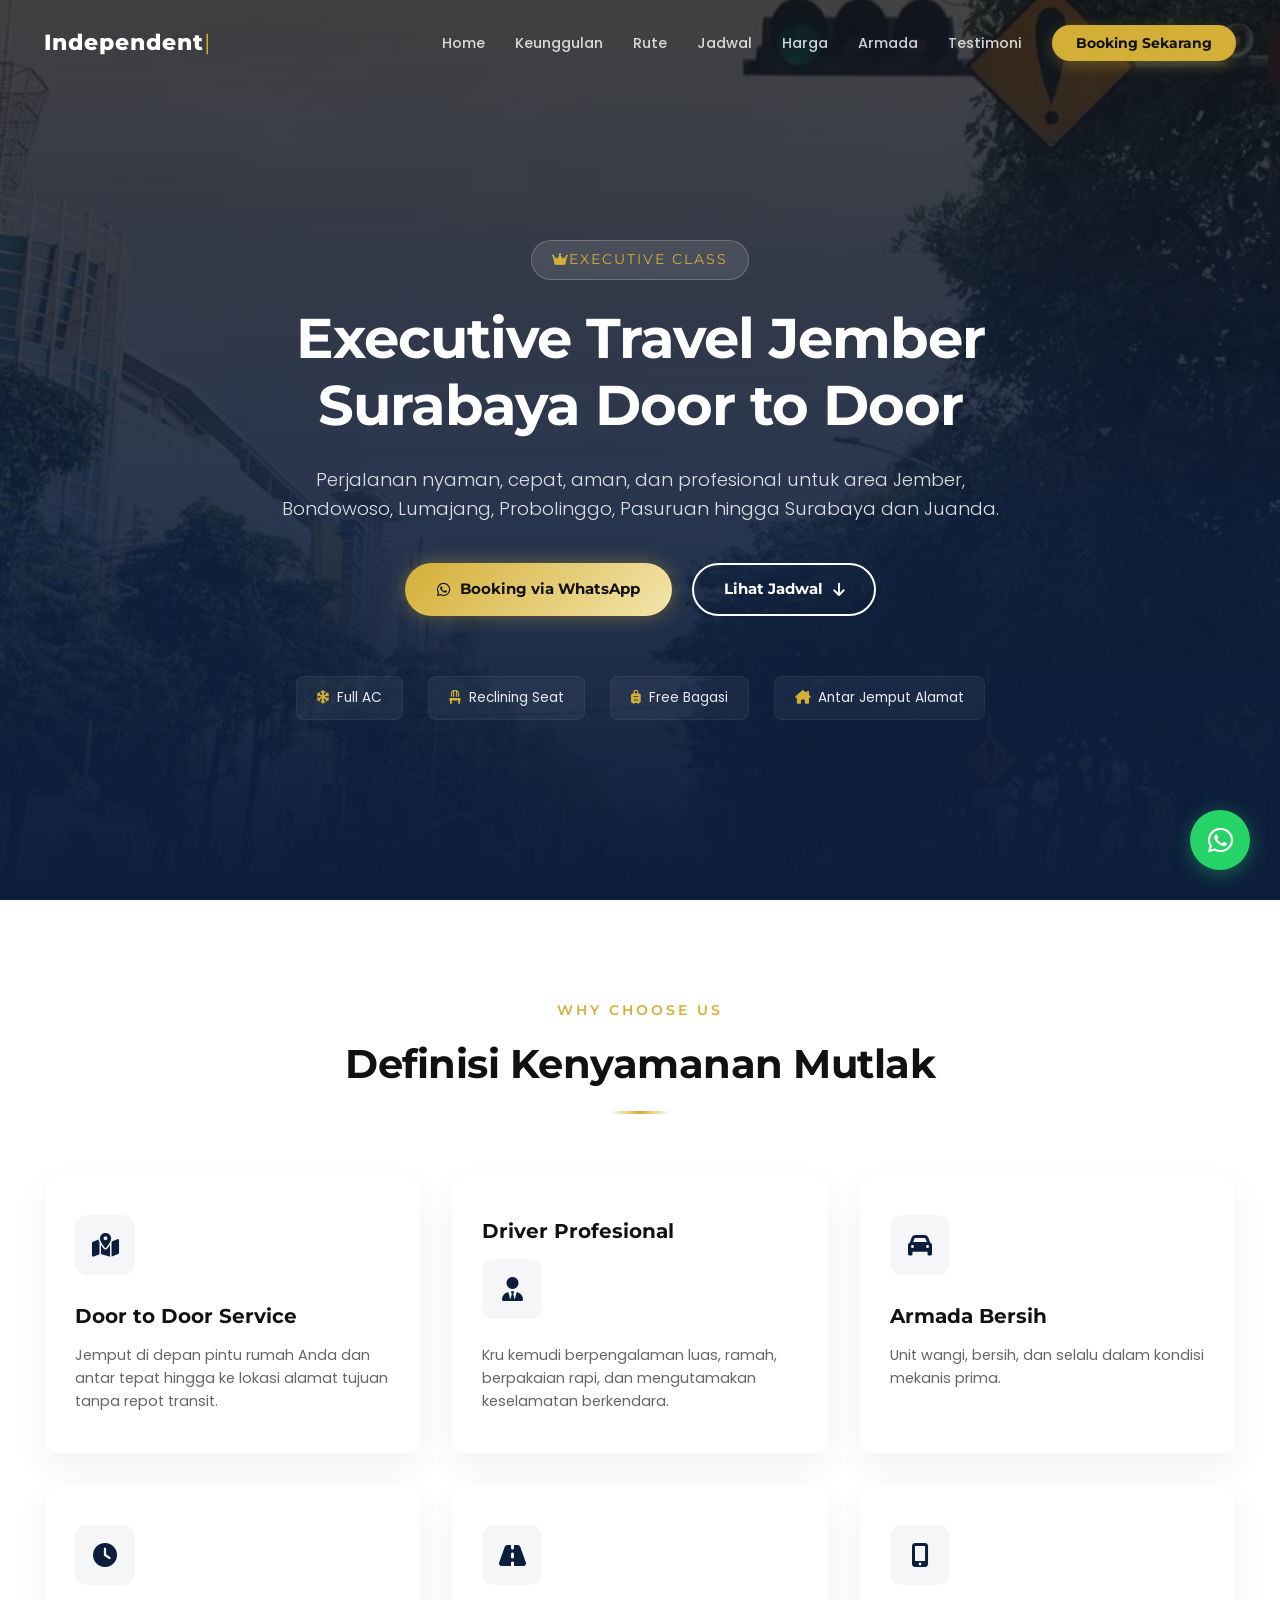
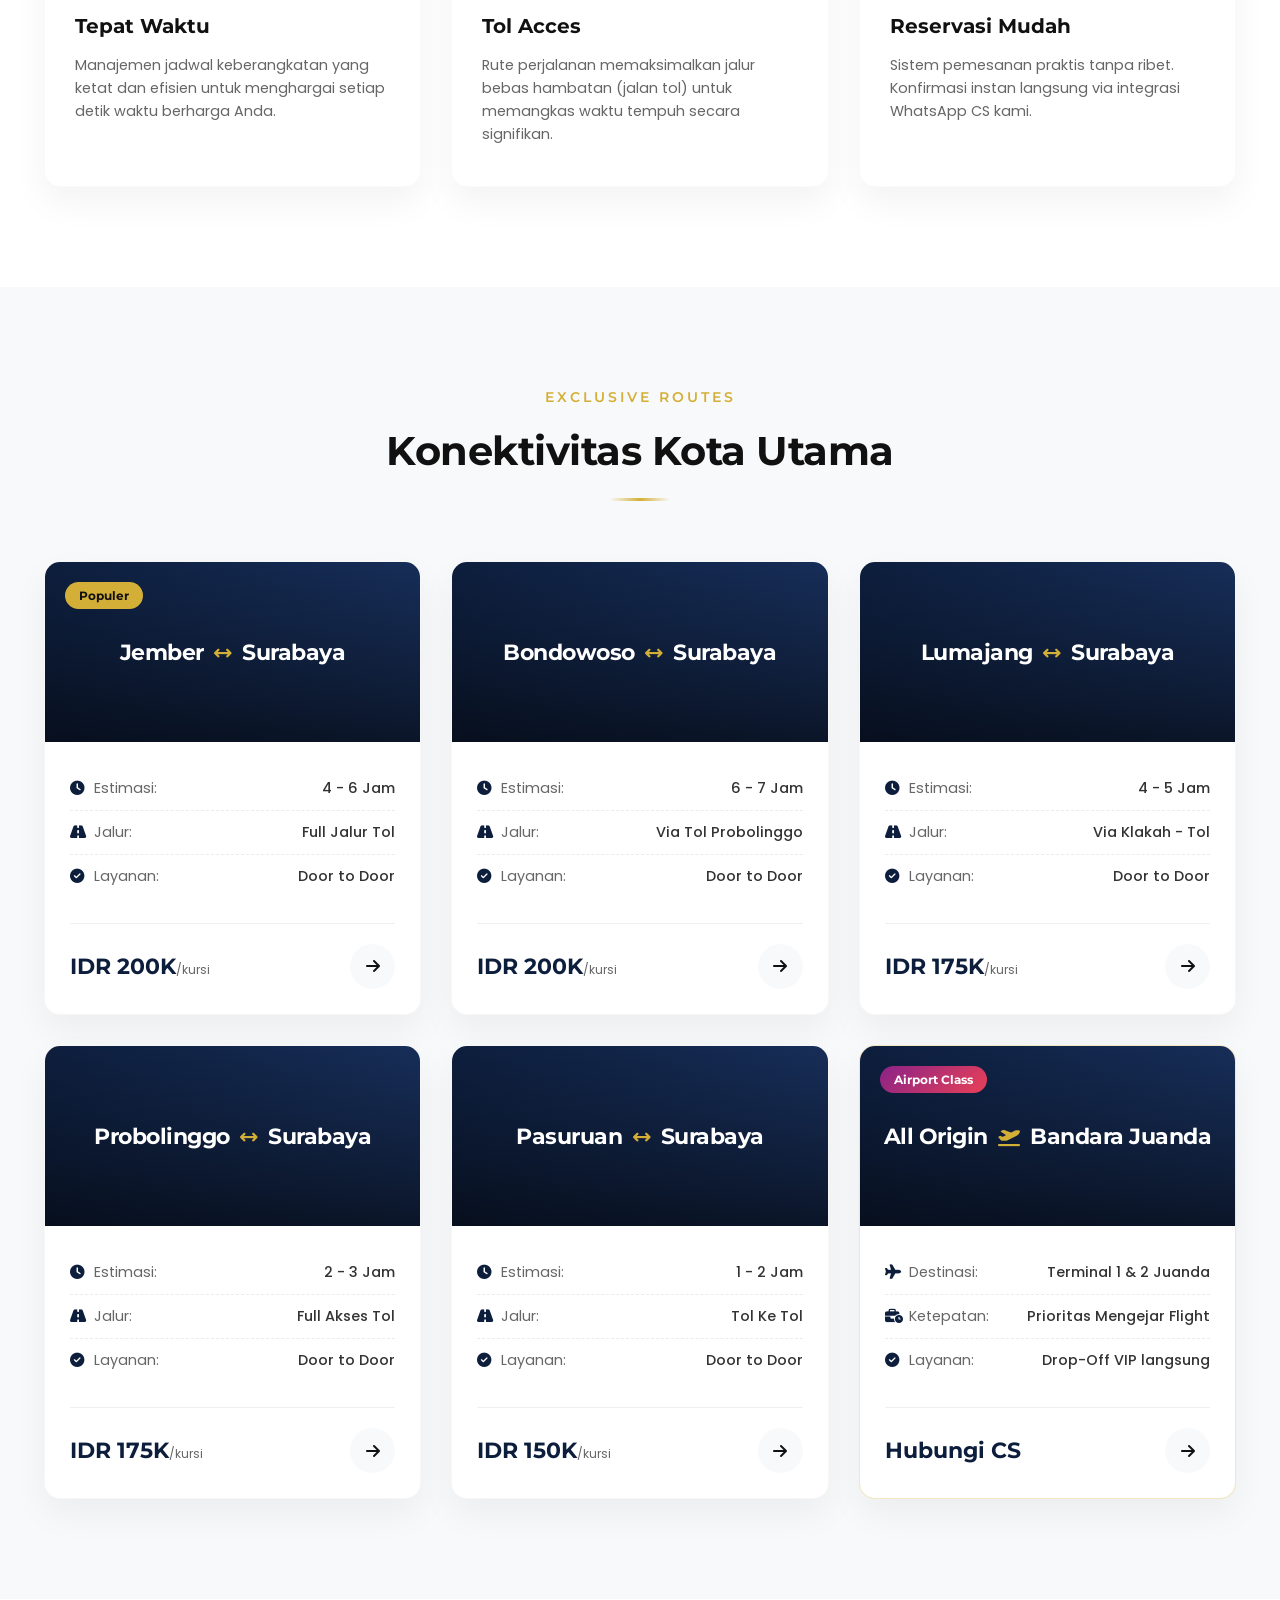
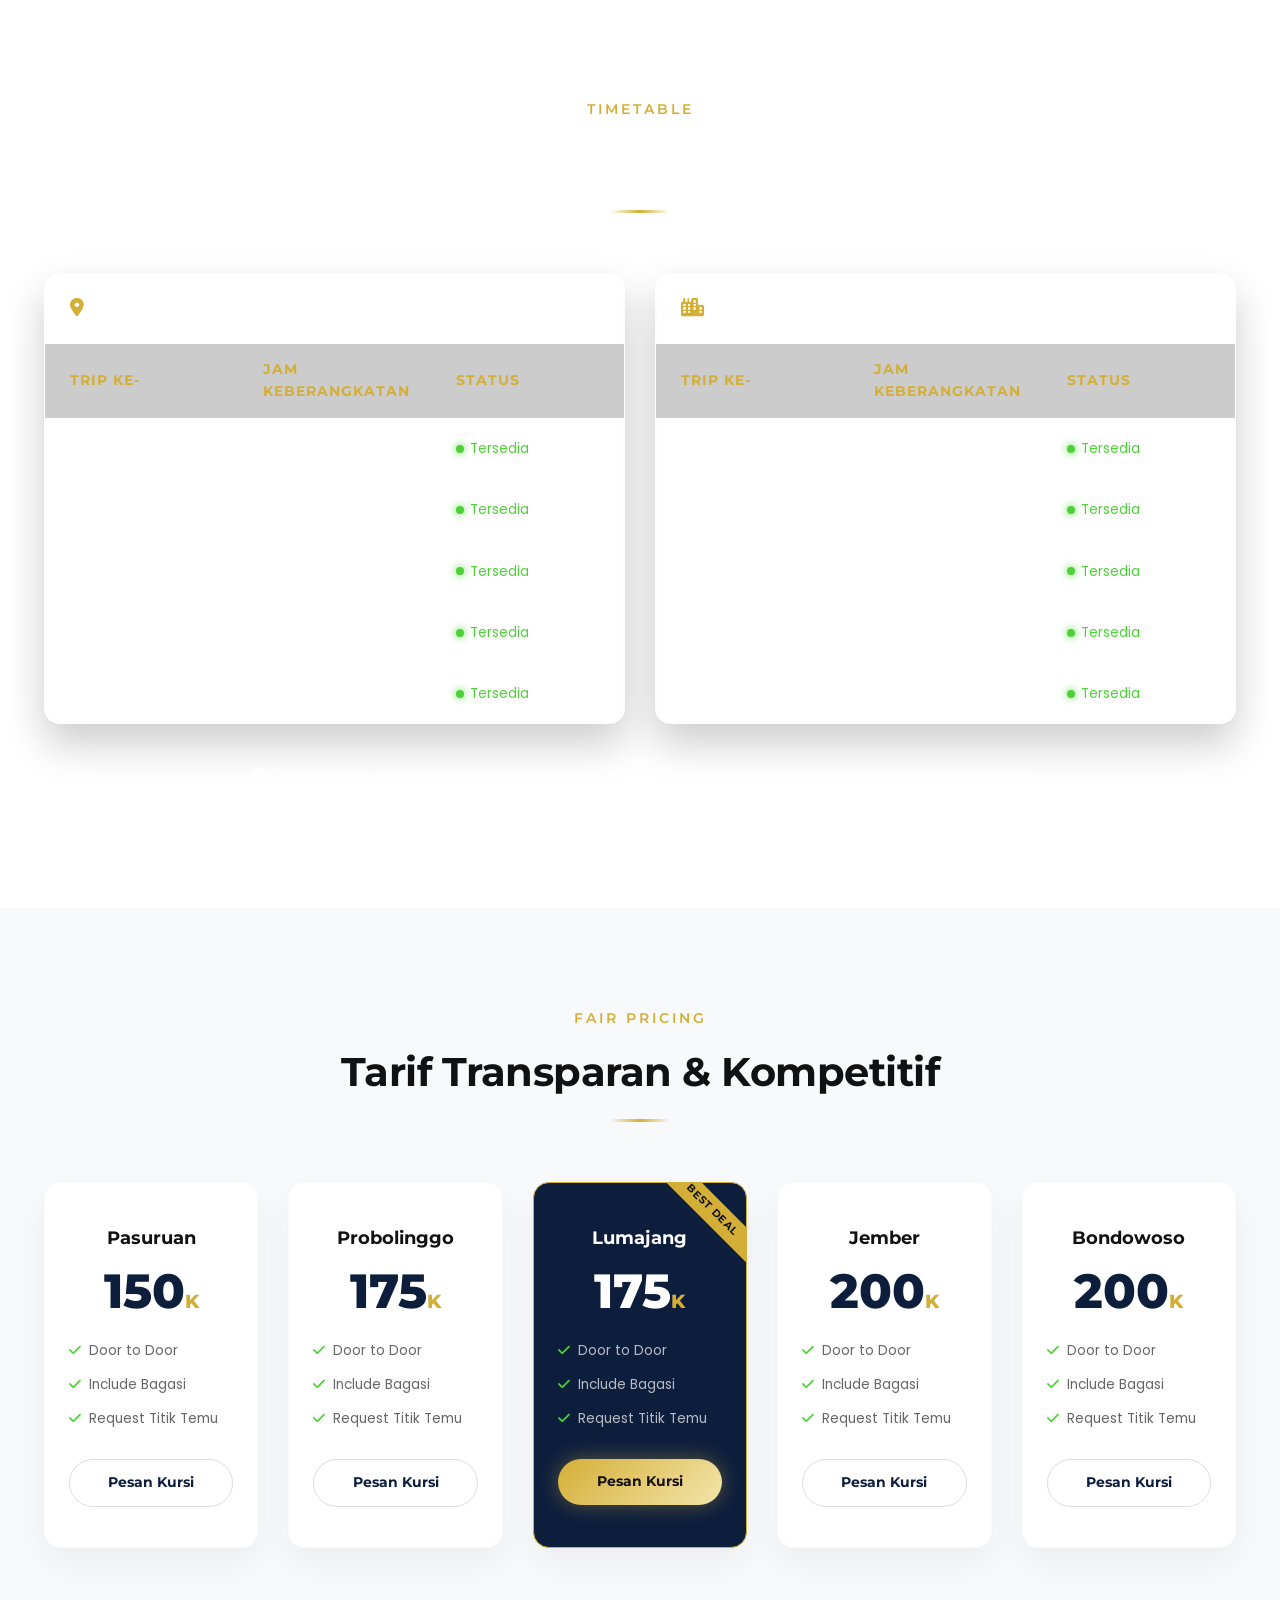
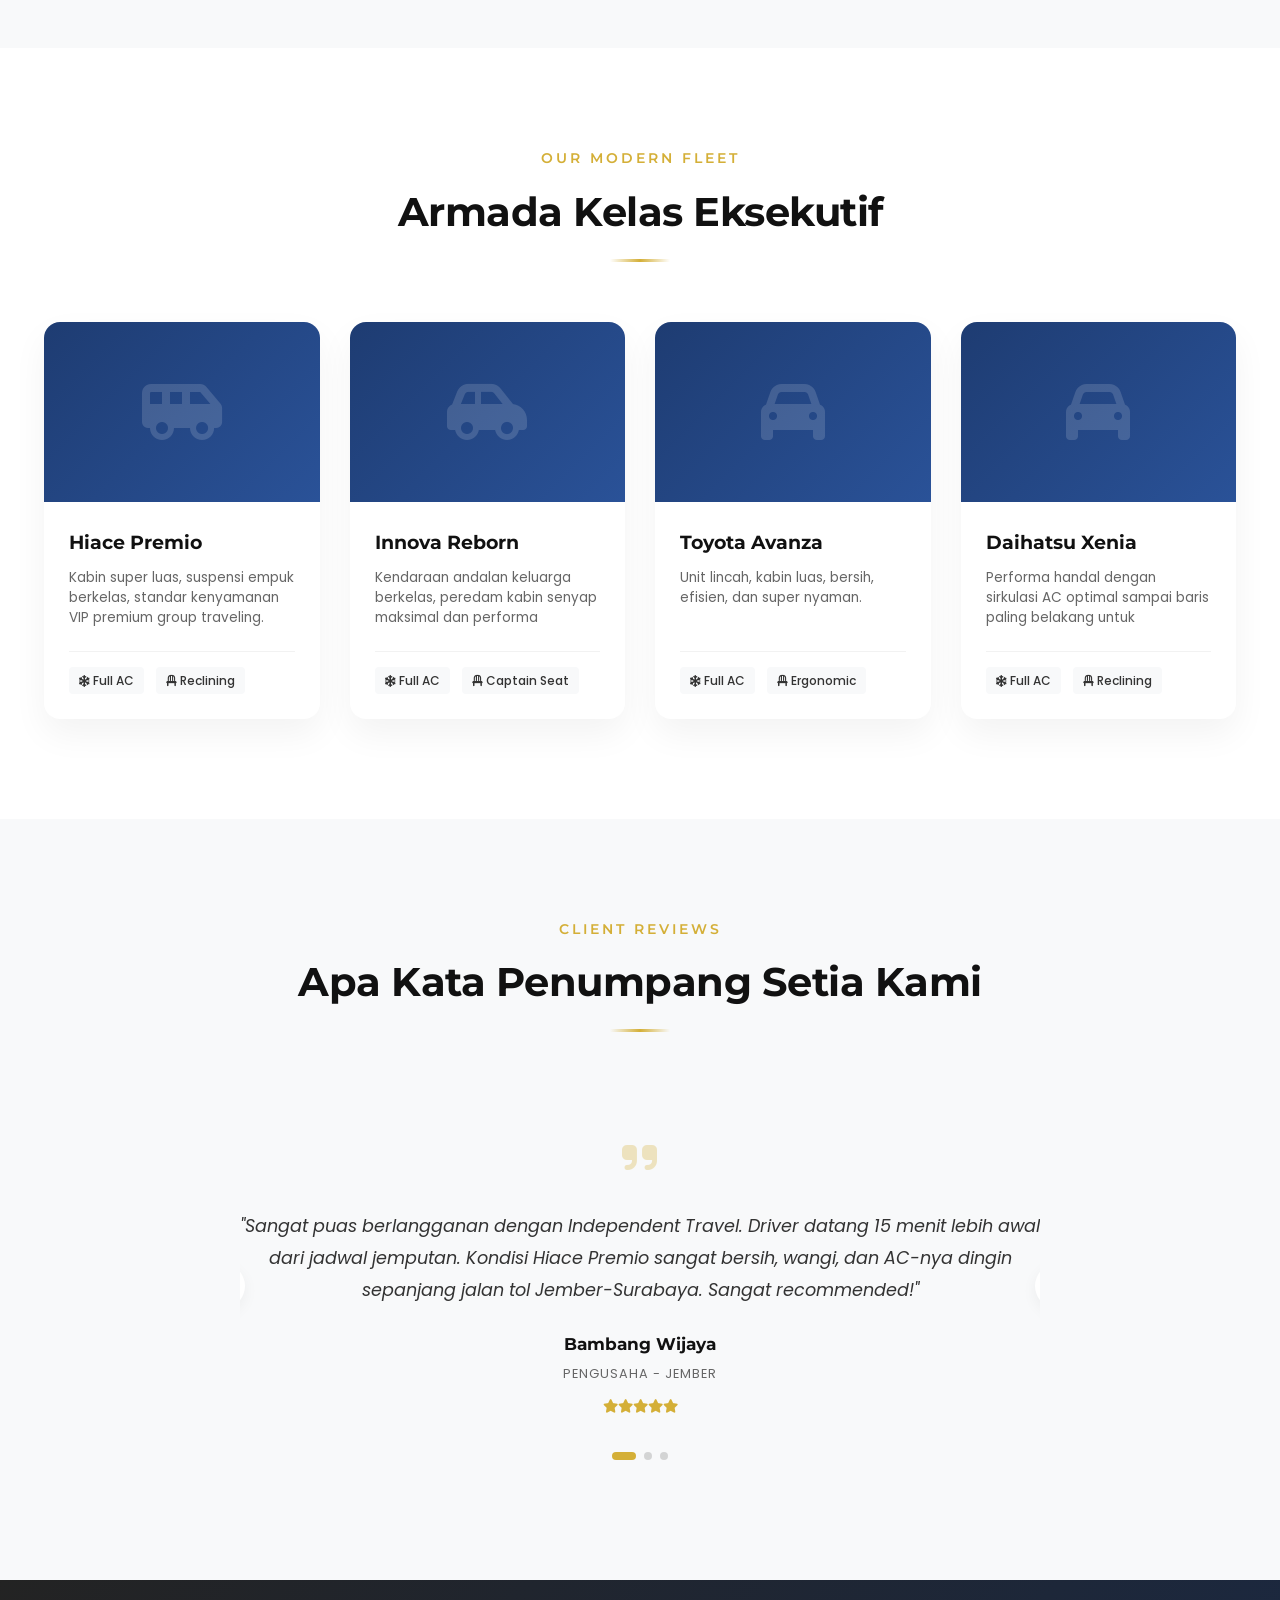
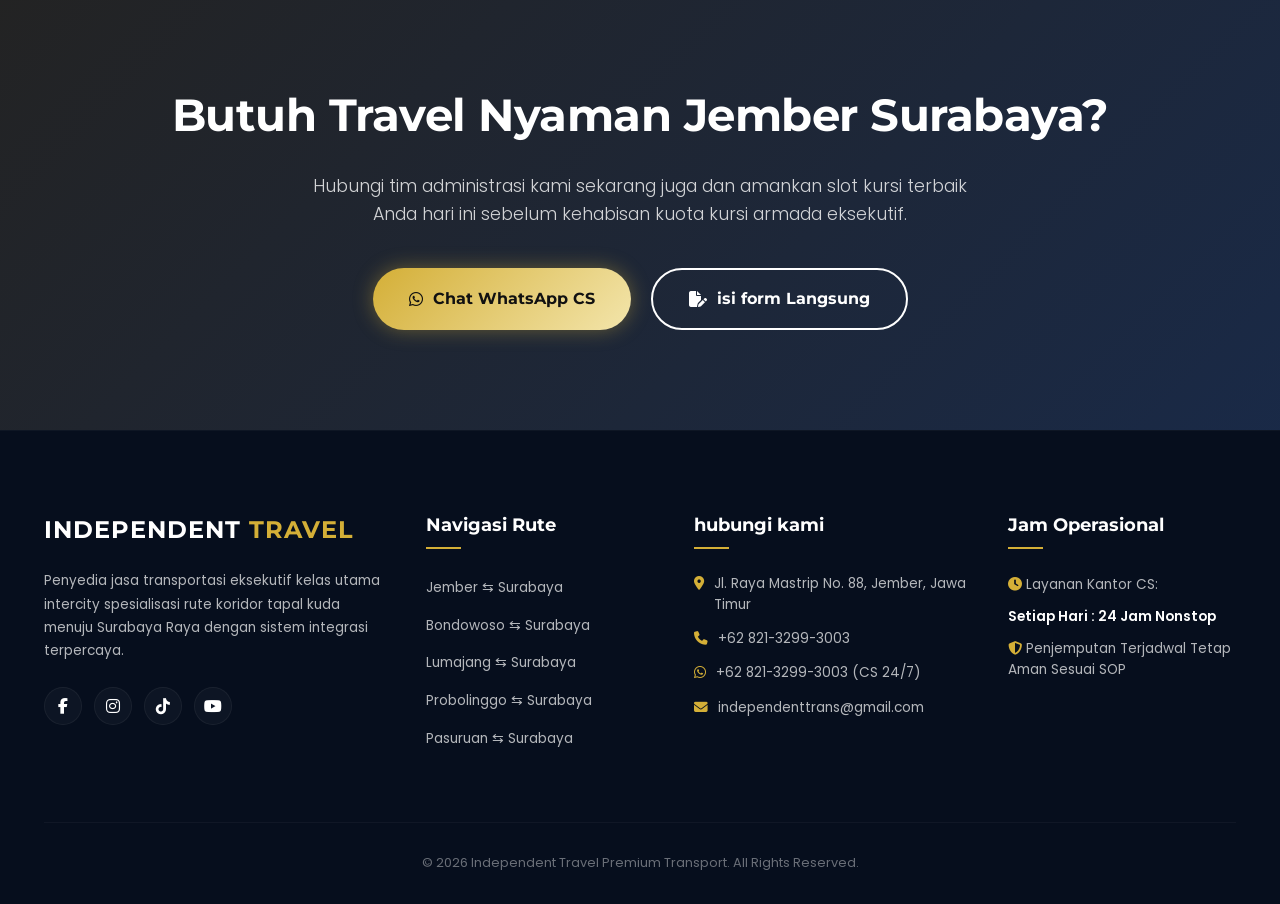
<file: surabaya.html>
<!DOCTYPE html>
<html lang="id">
<head>
    <meta charset="UTF-8">
    <meta name="viewport" content="width=device-width, initial-scale=1.0">
    <title>Independent Travel | Executive Travel Jember Surabaya Door to Door</title>
    <meta name="description" content="Layanan travel eksklusif door to door Jember, Bondowoso, Lumajang, Probolinggo, Pasuruan ke Surabaya PP. Armada modern, driver profesional, full AC via tol.">
    
    <!-- Google Fonts -->
    <link rel="preconnect" href="https://fonts.googleapis.com">
    <link rel="preconnect" href="https://fonts.gstatic.com" crossorigin>
    <link href="https://fonts.googleapis.com/css2?family=Montserrat:wght@400;600;700;800&family=Poppins:wght@300;400;500;600&display=swap" rel="stylesheet">
    
    <!-- Font Awesome untuk Icon Premium -->
    <link rel="stylesheet" href="https://cdnjs.cloudflare.com/ajax/libs/font-awesome/6.4.0/css/all.min.css">
    <link rel="canonical" href="https://independent.web.id/surabaya.html">
    
    
    
    <!-- Custom CSS -->
    <link rel="stylesheet" href="css/surabaya.css">
</head>
<body>

    <!-- Loading Screen Animasi Ringan -->
    <div class="loader-container" id="loader">
        <div class="luxury-loader">
            <div class="loader-circle"></div>
            <span class="loader-text">INDEPENDENT</span>
        </div>
    </div>

    <!-- Sticky Navbar Blur Effect -->
    <nav class="navbar">
        <div class="nav-container">
            <a href="#home" class="nav-logo">
                Independent<span>|</span>
            </a>
            
            <button class="mobile-toggle" aria-label="Toggle Navigation">
                <span class="bar"></span>
                <span class="bar"></span>
                <span class="bar"></span>
            </button>
            
            <ul class="nav-menu">
                <li><a href="index.html" class="nav-link active">Home</a></li>
                <li><a href="#keunggulan" class="nav-link">Keunggulan</a></li>
                <li><a href="#rute" class="nav-link">Rute</a></li>
                <li><a href="#jadwal" class="nav-link">Jadwal</a></li>
                <li><a href="#harga" class="nav-link">Harga</a></li>
                <li><a href="#armada" class="nav-link">Armada</a></li>
                <li><a href="#testimoni" class="nav-link">Testimoni</a></li>
                <li><a href="book.html" class="btn-cta">Booking Sekarang</a></li>
            </ul>
        </div>
    </nav>

    <!-- Hero Fullscreen Modern -->
    <header id="home" class="hero-section">
        <div class="hero-parallax-bg"></div>
        <div class="hero-overlay"></div>
        
        <div class="hero-content">
            <div class="reveal-item">
                <span class="hero-badge"><i class="fa-solid fa-crown"></i>Executive Class</span>
            </div>
            <h1 class="reveal-item">Executive Travel Jember Surabaya Door to Door</h1>
            <p class="reveal-item">Perjalanan nyaman, cepat, aman, dan profesional untuk area Jember, Bondowoso, Lumajang, Probolinggo, Pasuruan hingga Surabaya dan Juanda.</p>
            
            <div class="hero-actions reveal-item">
                <a href="https://wa.me/6282132993003?text=Halo%20Independent,%20saya%20ingin%20booking%20travel..." target="_blank" rel="noopener noreferrer" class="btn-premium btn-glow">
                    <i class="fa-brands fa-whatsapp"></i> Booking via WhatsApp
                </a>
                <a href="#jadwal" class="btn-outline">Lihat Jadwal <i class="fa-solid fa-arrow-down"></i></a>
            </div>

            <!-- Mini Badges Grid -->
            <div class="hero-badges reveal-item">
                <div class="badge-card"><i class="fa-solid fa-snowflake"></i> Full AC</div>
                <div class="badge-card"><i class="fa-solid fa-chair"></i> Reclining Seat</div>
                <div class="badge-card"><i class="fa-solid fa-suitcase-rolling"></i> Free Bagasi</div>
                <div class="badge-card"><i class="fa-solid fa-house-chimney"></i> Antar Jemput Alamat</div>
            </div>
        </div>
    </header>

    <!-- Section Keunggulan -->
    <section id="keunggulan" class="section-padding">
        <div class="container">
            <div class="section-header text-center">
                <span class="sub-title">Why Choose Us</span>
                <h2>Definisi Kenyamanan Mutlak</h2>
                <div class="gold-divider"></div>
            </div>

            <div class="grid-layout cols-3">
                <div class="premium-card reveal-item">
                    <div class="card-icon"><i class="fa-solid fa-map-location-dot"></i></div>
                    <h3>Door to Door Service</h3>
                    <p>Jemput di depan pintu rumah Anda dan antar tepat hingga ke lokasi alamat tujuan tanpa repot transit.</p>
                </div>
                <div class="premium-card reveal-item">
                    <h3>Driver Profesional</h3>
                    <div class="card-icon"><i class="fa-solid fa-user-tie"></i></div>
                    <p>Kru kemudi berpengalaman luas, ramah, berpakaian rapi, dan mengutamakan keselamatan berkendara.</p>
                </div>
                <div class="premium-card reveal-item">
                    <div class="card-icon"><i class="fa-solid fa-car"></i></div>
                    <h3>Armada Bersih</h3>
                    <p>Unit wangi, bersih, dan selalu dalam kondisi mekanis prima.</p>
                </div>
                <div class="premium-card reveal-item">
                    <div class="card-icon"><i class="fa-solid fa-clock"></i></div>
                    <h3>Tepat Waktu</h3>
                    <p>Manajemen jadwal keberangkatan yang ketat dan efisien untuk menghargai setiap detik waktu berharga Anda.</p>
                </div>
                <div class="premium-card reveal-item">
                    <div class="card-icon"><i class="fa-solid fa-road"></i></div>
                    <h3>Tol Acces</h3>
                    <p>Rute perjalanan memaksimalkan jalur bebas hambatan (jalan tol) untuk memangkas waktu tempuh secara signifikan.</p>
                </div>
                <div class="premium-card reveal-item">
                    <div class="card-icon"><i class="fa-solid fa-mobile-screen-button"></i></div>
                    <h3>Reservasi Mudah</h3>
                    <p>Sistem pemesanan praktis tanpa ribet. Konfirmasi instan langsung via integrasi WhatsApp CS kami.</p>
                </div>
            </div>
        </div>
    </section>

    <!-- Section Rute -->
    <section id="rute" class="section-padding bg-light">
        <div class="container">
            <div class="section-header text-center">
                <span class="sub-title">Exclusive Routes</span>
                <h2>Konektivitas Kota Utama</h2>
                <div class="gold-divider"></div>
            </div>

            <div class="grid-layout cols-3 stager-container">
                <!-- Card Rute 1 -->
                <div class="route-card reveal-item">
                    <div class="route-img-wrapper">
                        <div class="route-tag">Populer</div>
                        <div class="route-overlay-gradient"></div>
                        <div class="route-cities">
                            <h3>Jember <i class="fa-solid fa-arrows-left-right"></i> Surabaya</h3>
                        </div>
                    </div>
                    <div class="route-body">
                        <ul class="route-info-list">
                            <li><span><i class="fa-solid fa-clock"></i> Estimasi:</span> <span>4 - 6 Jam</span></li>
                            <li><span><i class="fa-solid fa-road"></i> Jalur:</span> <span>Full Jalur Tol</span></li>
                            <li><span><i class="fa-solid fa-circle-check"></i> Layanan:</span> <span>Door to Door</span></li>
                        </ul>
                        <div class="route-footer">
                            <div class="route-price">IDR 200K<span>/kursi</span></div>
                            <a href="https://wa.me/6282132993003?text=Saya%20ingin%20pesan%20rute%20Jember%20Surabaya" class="btn-arrow"><i class="fa-solid fa-arrow-right"></i></a>
                        </div>
                    </div>
                </div>

                <!-- Card Rute 2 -->
                <div class="route-card reveal-item">
                    <div class="route-img-wrapper">
                        <div class="route-overlay-gradient"></div>
                        <div class="route-cities">
                            <h3>Bondowoso <i class="fa-solid fa-arrows-left-right"></i> Surabaya</h3>
                        </div>
                    </div>
                    <div class="route-body">
                        <ul class="route-info-list">
                            <li><span><i class="fa-solid fa-clock"></i> Estimasi:</span> <span>6 - 7 Jam</span></li>
                            <li><span><i class="fa-solid fa-road"></i> Jalur:</span> <span>Via Tol Probolinggo</span></li>
                            <li><span><i class="fa-solid fa-circle-check"></i> Layanan:</span> <span>Door to Door</span></li>
                        </ul>
                        <div class="route-footer">
                            <div class="route-price">IDR 200K<span>/kursi</span></div>
                            <a href="https://wa.me/6282132993003?text=Saya%20ingin%20pesan%20rute%20Bondowoso%20Surabaya" class="btn-arrow"><i class="fa-solid fa-arrow-right"></i></a>
                        </div>
                    </div>
                </div>

                <!-- Card Rute 3 -->
                <div class="route-card reveal-item">
                    <div class="route-img-wrapper">
                        <div class="route-overlay-gradient"></div>
                        <div class="route-cities">
                            <h3>Lumajang <i class="fa-solid fa-arrows-left-right"></i> Surabaya</h3>
                        </div>
                    </div>
                    <div class="route-body">
                        <ul class="route-info-list">
                            <li><span><i class="fa-solid fa-clock"></i> Estimasi:</span> <span>4 - 5 Jam</span></li>
                            <li><span><i class="fa-solid fa-road"></i> Jalur:</span> <span>Via Klakah - Tol</span></li>
                            <li><span><i class="fa-solid fa-circle-check"></i> Layanan:</span> <span>Door to Door</span></li>
                        </ul>
                        <div class="route-footer">
                            <div class="route-price">IDR 175K<span>/kursi</span></div>
                            <a href="https://wa.me/6282132993003?text=Saya%20ingin%20pesan%20rute%20Lumajang%20Surabaya" class="btn-arrow"><i class="fa-solid fa-arrow-right"></i></a>
                        </div>
                    </div>
                </div>

                <!-- Card Rute 4 -->
                <div class="route-card reveal-item">
                    <div class="route-img-wrapper">
                        <div class="route-overlay-gradient"></div>
                        <div class="route-cities">
                            <h3>Probolinggo <i class="fa-solid fa-arrows-left-right"></i> Surabaya</h3>
                        </div>
                    </div>
                    <div class="route-body">
                        <ul class="route-info-list">
                            <li><span><i class="fa-solid fa-clock"></i> Estimasi:</span> <span>2 - 3 Jam</span></li>
                            <li><span><i class="fa-solid fa-road"></i> Jalur:</span> <span>Full Akses Tol</span></li>
                            <li><span><i class="fa-solid fa-circle-check"></i> Layanan:</span> <span>Door to Door</span></li>
                        </ul>
                        <div class="route-footer">
                            <div class="route-price">IDR 175K<span>/kursi</span></div>
                            <a href="https://wa.me/6282132993003?text=Saya%20ingin%20pesan%20rute%20Probolinggo%20Surabaya" class="btn-arrow"><i class="fa-solid fa-arrow-right"></i></a>
                        </div>
                    </div>
                </div>

                <!-- Card Rute 5 -->
                <div class="route-card reveal-item">
                    <div class="route-img-wrapper">
                        <div class="route-overlay-gradient"></div>
                        <div class="route-cities">
                            <h3>Pasuruan <i class="fa-solid fa-arrows-left-right"></i> Surabaya</h3>
                        </div>
                    </div>
                    <div class="route-body">
                        <ul class="route-info-list">
                            <li><span><i class="fa-solid fa-clock"></i> Estimasi:</span> <span>1 - 2 Jam</span></li>
                            <li><span><i class="fa-solid fa-road"></i> Jalur:</span> <span>Tol Ke Tol</span></li>
                            <li><span><i class="fa-solid fa-circle-check"></i> Layanan:</span> <span>Door to Door</span></li>
                        </ul>
                        <div class="route-footer">
                            <div class="route-price">IDR 150K<span>/kursi</span></div>
                            <a href="https://wa.me/6282132993003?text=Saya%20ingin%20pesan%20rute%20Pasuruan%20Surabaya" class="btn-arrow"><i class="fa-solid fa-arrow-right"></i></a>
                        </div>
                    </div>
                </div>

                <!-- Card ansfer -->
                <div class="route-card reveal-item spotlight">
                    <div class="route-img-wrapper">
                        <div class="route-tag luxury">Airport Class</div>
                        <div class="route-overlay-gradient"></div>
                        <div class="route-cities">
                            <h3>All Origin <i class="fa-solid fa-plane-departure"></i> Bandara Juanda</h3>
                        </div>
                    </div>
                    <div class="route-body">
                        <ul class="route-info-list">
                            <li><span><i class="fa-solid fa-plane"></i> Destinasi:</span> <span>Terminal 1 & 2 Juanda</span></li>
                            <li><span><i class="fa-solid fa-business-time"></i> Ketepatan:</span> <span>Prioritas Mengejar Flight</span></li>
                            <li><span><i class="fa-solid fa-circle-check"></i> Layanan:</span> <span>Drop-Off VIP langsung</span></li>
                        </ul>
                        <div class="route-footer">
                            <div class="route-price">Hubungi CS</div>
                            <a href="https://wa.me/6282132993003?text=Saya%20ingin%20pesan%20layanan%20Airport%20Transfer%20Juanda" class="btn-arrow"><i class="fa-solid fa-arrow-right"></i></a>
                        </div>
                    </div>
                </div>
            </div>
        </div>
    </section>

    <!-- Section Jadwal -->
    <section id="jadwal" class="section-padding schedule-section">
        <div class="container">
            <div class="section-header text-center">
                <span class="sub-title">Timetable</span>
                <h2>Waktu Keberangkatan Fleksibel</h2>
                <div class="gold-divider"></div>
            </div>

            <div class="grid-layout cols-2">
                <!-- Tabel Keberangkatan Asal Jember -->
                <div class="glass-table-wrapper reveal-item">
                    <div class="table-header-title">
                        <h3><i class="fa-solid fa-location-dot"></i> Dari Jember & Sekitarnya</h3>
                    </div>
                    <table class="glass-table">
                        <thead>
                            <tr>
                                <th>Trip Ke-</th>
                                <th>Jam Keberangkatan</th>
                                <th>Status</th>
                            </tr>
                        </thead>
                        <tbody>
                            <tr><td>Pagi Awal</td><td><span class="time-badge">06.00 WIB</span></td><td><span class="status-ready">Tersedia</span></td></tr>
                            <tr><td>Pagi Akhir</td><td><span class="time-badge">09.00 WIB</span></td><td><span class="status-ready">Tersedia</span></td></tr>
                            <tr><td>Siang</td><td><span class="time-badge">12.00 WIB</span></td><td><span class="status-ready">Tersedia</span></td></tr>
                            <tr><td>Sore</td><td><span class="time-badge">15.00 WIB</span></td><td><span class="status-ready">Tersedia</span></td></tr>
                            <tr><td>Malam</td><td><span class="time-badge">21.00 WIB</span></td><td><span class="status-ready">Tersedia</span></td></tr>
                        </tbody>
                    </table>
                </div>

                <!-- Tabel Keberangkatan Asal Surabaya -->
                <div class="glass-table-wrapper reveal-item">
                    <div class="table-header-title">
                        <h3><i class="fa-solid fa-city"></i> Dari Surabaya / Juanda</h3>
                    </div>
                    <table class="glass-table">
                        <thead>
                            <tr>
                                <th>Trip Ke-</th>
                                <th>Jam Keberangkatan</th>
                                <th>Status</th>
                            </tr>
                        </thead>
                        <tbody>
                            <tr><td>Pagi</td><td><span class="time-badge">06.00 WIB</span></td><td><span class="status-ready">Tersedia</span></td></tr>
                            <tr><td>Siang Awal</td><td><span class="time-badge">10.00 WIB</span></td><td><span class="status-ready">Tersedia</span></td></tr>
                            <tr><td>Siang Akhir</td><td><span class="time-badge">14.00 WIB</span></td><td><span class="status-ready">Tersedia</span></td></tr>
                            <tr><td>Sore/Petang</td><td><span class="time-badge">18.00 WIB</span></td><td><span class="status-ready">Tersedia</span></td></tr>
                            <tr><td>Malam</td><td><span class="time-badge">22.00 WIB</span></td><td><span class="status-ready">Tersedia</span></td></tr>
                        </tbody>
                    </table>
                </div>
            </div>
            
            <p class="schedule-note reveal-item">
                <i class="fa-solid fa-circle-info"></i> *Jadwal dapat disesuaikan kembali atau sedikit berubah menyesuaikan kondisi dinamika lalu lintas jalan tol dan titik koordinat jemputan masing-masing penumpang pada hari H.
            </p>
        </div>
    </section>

    <!-- Section Harga -->
    <section id="harga" class="section-padding bg-light">
        <div class="container">
            <div class="section-header text-center">
                <span class="sub-title">Fair Pricing</span>
                <h2>Tarif Transparan & Kompetitif</h2>
                <div class="gold-divider"></div>
            </div>

            <div class="grid-layout cols-5 pricing-container">
                <!-- Pricing Card 1 -->
                <div class="pricing-card reveal-item">
                    <div class="pricing-title">Pasuruan</div>
                    <div class="pricing-value">150<span>K</span></div>
                    <ul class="pricing-features">
                        <li><i class="fa-solid fa-check"></i> Door to Door</li>
                        <li><i class="fa-solid fa-check"></i> Include Bagasi</li>
                        <li><i class="fa-solid fa-check"></i> Request Titik Temu</li>
                    </ul>
                    <a href="https://wa.me/6282132993003?text=Booking%20Travel%20Pasuruan" class="btn-pricing">Pesan Kursi</a>
                </div>
                <!-- Pricing Card 2 -->
                <div class="pricing-card reveal-item">
                    <div class="pricing-title">Probolinggo</div>
                    <div class="pricing-value">175<span>K</span></div>
                    <ul class="pricing-features">
                        <li><i class="fa-solid fa-check"></i> Door to Door</li>
                        <li><i class="fa-solid fa-check"></i> Include Bagasi</li>
                        <li><i class="fa-solid fa-check"></i> Request Titik Temu</li>
                    </ul>
                    <a href="https://wa.me/6282132993003?text=Booking%20Travel%20Probolinggo" class="btn-pricing">Pesan Kursi</a>
                </div>
                <!-- Pricing Card 3 -->
                <div class="pricing-card reveal-item featured">
                    <div class="popular-ribbon">Best Deal</div>
                    <div class="pricing-title">Lumajang</div>
                    <div class="pricing-value">175<span>K</span></div>
                    <ul class="pricing-features">
                        <li><i class="fa-solid fa-check"></i> Door to Door</li>
                        <li><i class="fa-solid fa-check"></i> Include Bagasi</li>
                        <li><i class="fa-solid fa-check"></i> Request Titik Temu</li>
                    </ul>
                    <a href="https://wa.me/6282132993003?text=Booking%20Travel%20Lumajang" class="btn-pricing btn-glow">Pesan Kursi</a>
                </div>
                <!-- Pricing Card 4 -->
                <div class="pricing-card reveal-item">
                    <div class="pricing-title">Jember</div>
                    <div class="pricing-value">200<span>K</span></div>
                    <ul class="pricing-features">
                        <li><i class="fa-solid fa-check"></i> Door to Door</li>
                        <li><i class="fa-solid fa-check"></i> Include Bagasi</li>
                        <li><i class="fa-solid fa-check"></i> Request Titik Temu</li>
                    </ul>
                    <a href="https://wa.me/6282132993003?text=Booking%20Travel%20Jember" class="btn-pricing">Pesan Kursi</a>
                </div>
                <!-- Pricing Card 5 -->
                <div class="pricing-card reveal-item">
                    <div class="pricing-title">Bondowoso</div>
                    <div class="pricing-value">200<span>K</span></div>
                    <ul class="pricing-features">
                        <li><i class="fa-solid fa-check"></i> Door to Door</li>
                        <li><i class="fa-solid fa-check"></i> Include Bagasi</li>
                        <li><i class="fa-solid fa-check"></i> Request Titik Temu</li>
                    </ul>
                    <a href="https://wa.me/6282132993003?text=Booking%20Travel%20Bondowoso" class="btn-pricing">Pesan Kursi</a>
                </div>
            </div>
        </div>
    </section>

    <!-- Section Armada -->
    <section id="armada" class="section-padding">
        <div class="container">
            <div class="section-header text-center">
                <span class="sub-title">Our Modern Fleet</span>
                <h2>Armada Kelas Eksekutif</h2>
                <div class="gold-divider"></div>
            </div>

            <div class="grid-layout cols-4">
                <!-- Fleet 1 -->
                <div class="fleet-card reveal-item">
                    <div class="fleet-img-box">
                        <!-- Standard fallback box utilizing CSS styling if image is missing -->
                        <div class="fleet-image-placeholder"><i class="fa-solid fa-van-shuttle"></i></div>
                    </div>
                    <div class="fleet-details">
                        <h3>Hiace Premio</h3>
                        <p class="fleet-desc">Kabin super luas, suspensi empuk berkelas, standar kenyamanan VIP premium group traveling.</p>
                        <div class="fleet-specs">
                            <span><i class="fa-solid fa-snowflake"></i> Full AC</span>
                            <span><i class="fa-solid fa-chair"></i> Reclining</span>
                        </div>
                    </div>
                </div>

                <!-- Fleet 2 -->
                <div class="fleet-card reveal-item">
                    <div class="fleet-img-box">
                        <div class="fleet-image-placeholder"><i class="fa-solid fa-car-side"></i></div>
                    </div>
                    <div class="fleet-details">
                        <h3>Innova Reborn</h3>
                        <p class="fleet-desc">Kendaraan andalan keluarga berkelas, peredam kabin senyap maksimal dan performa tangguh.</p>
                        <div class="fleet-specs">
                            <span><i class="fa-solid fa-snowflake"></i> Full AC</span>
                            <span><i class="fa-solid fa-chair"></i> Captain Seat</span>
                        </div>
                    </div>
                </div>

                <!-- Fleet 3 -->
                <div class="fleet-card reveal-item">
                    <div class="fleet-img-box">
                        <div class="fleet-image-placeholder"><i class="fa-solid fa-car"></i></div>
                    </div>
                    <div class="fleet-details">
                        <h3>Toyota Avanza</h3>
                        <p class="fleet-desc">Unit lincah, kabin luas, bersih, efisien, dan super nyaman.</p>
                        <div class="fleet-specs">
                            <span><i class="fa-solid fa-snowflake"></i> Full AC</span>
                            <span><i class="fa-solid fa-chair"></i> Ergonomic</span>
                        </div>
                    </div>
                </div>

                <!-- Fleet 4 -->
                <div class="fleet-card reveal-item">
                    <div class="fleet-img-box">
                        <div class="fleet-image-placeholder"><i class="fa-solid fa-car"></i></div>
                    </div>
                    <div class="fleet-details">
                        <h3>Daihatsu Xenia</h3>
                        <p class="fleet-desc">Performa handal dengan sirkulasi AC optimal sampai baris paling belakang untuk kenyamanan Anda.</p>
                        <div class="fleet-specs">
                            <span><i class="fa-solid fa-snowflake"></i> Full AC</span>
                            <span><i class="fa-solid fa-chair"></i> Reclining</span>
                        </div>
                    </div>
                </div>
            </div>
        </div>
    </section>

    <!-- Section Testimoni -->
    <section id="testimoni" class="section-padding bg-light testimonial-section">
        <div class="container">
            <div class="section-header text-center">
                <span class="sub-title">Client Reviews</span>
                <h2>Apa Kata Penumpang Setia Kami</h2>
                <div class="gold-divider"></div>
            </div>

            <div class="testimonial-slider-container reveal-item">
                <div class="testimonial-slider">
                    <!-- Slide 1 -->
                    <div class="testimonial-slide active">
                        <div class="quote-icon"><i class="fa-solid fa-quote-right"></i></div>
                        <p class="testi-text">"Sangat puas berlangganan dengan Independent Travel. Driver datang 15 menit lebih awal dari jadwal jemputan. Kondisi Hiace Premio sangat bersih, wangi, dan AC-nya dingin sepanjang jalan tol Jember-Surabaya. Sangat recommended!"</p>
                        <div class="testi-user">
                            <h4>Bambang Wijaya</h4>
                            <span>Pengusaha - Jember</span>
                        </div>
                        <div class="stars">
                            <i class="fa-solid fa-star"></i><i class="fa-solid fa-star"></i><i class="fa-solid fa-star"></i><i class="fa-solid fa-star"></i><i class="fa-solid fa-star"></i>
                        </div>
                    </div>

                    <!-- Slide 2 -->
                    <div class="testimonial-slide">
                        <div class="quote-icon"><i class="fa-solid fa-quote-right"></i></div>
                        <p class="testi-text">"Setiap minggu dinas ke Surabaya selalu pakai travel ini. Sangat terbantu dengan sistem door to door-nya yang akurat, driver sudah hafal jalan tikus rute jemputan alamat. Tidak pernah telat masuk flight di Bandara Juanda."</p>
                        <div class="testi-user">
                            <h4>Citra Lestari</h4>
                            <span>Corporate Manager - Bondowoso</span>
                        </div>
                        <div class="stars">
                            <i class="fa-solid fa-star"></i><i class="fa-solid fa-star"></i><i class="fa-solid fa-star"></i><i class="fa-solid fa-star"></i><i class="fa-solid fa-star"></i>
                        </div>
                    </div>

                    <!-- Slide 3 -->
                    <div class="testimonial-slide">
                        <div class="quote-icon"><i class="fa-solid fa-quote-right"></i></div>
                        <p class="testi-text">"Armada Innova Reborn-nya sangat premium berasa mobil pribadi. Protokol driver ramah tamah, cara membawa mobilnya halus tidak ugal-ugalan di tol. Sangat aman bepergian sendirian bagi wanita."</p>
                        <div class="testi-user">
                            <h4>dr. Amanda Putri</h4>
                            <span>Tenaga Medis - Lumajang</span>
                        </div>
                        <div class="stars">
                            <i class="fa-solid fa-star"></i><i class="fa-solid fa-star"></i><i class="fa-solid fa-star"></i><i class="fa-solid fa-star"></i><i class="fa-solid fa-star"></i>
                        </div>
                    </div>
                </div>

                <div class="slider-controls">
                    <button class="slider-btn prev-btn"><i class="fa-solid fa-chevron-left"></i></button>
                    <button class="slider-btn next-btn"><i class="fa-solid fa-chevron-right"></i></button>
                </div>
                
                <div class="slider-dots">
                    <span class="dot active" data-index="0"></span>
                    <span class="dot" data-index="1"></span>
                    <span class="dot" data-index="2"></span>
                </div>
            </div>
        </div>
    </section>

    <!-- Big CTA Section -->
    <section id="booking" class="big-cta-section section-padding">
        <div class="cta-overlay-gradient"></div>
        <div class="container relative-z">
            <div class="cta-box text-center">
                <h2 class="reveal-item">Butuh Travel Nyaman Jember Surabaya?</h2>
                <p class="reveal-item">Hubungi tim administrasi kami sekarang juga dan amankan slot kursi terbaik Anda hari ini sebelum kehabisan kuota kursi armada eksekutif.</p>
                <div class="cta-buttons reveal-item">
                    <a href="https://wa.me/6282132993003?text=Saya%20ingin%20booking%20seat%20sekarang" target="_blank" rel="noopener noreferrer" class="btn-premium btn-glow large-btn">
                        <i class="fa-brands fa-whatsapp"></i> Chat WhatsApp CS
                    </a>
                    <a href="book.html" class="btn-outline white-border large-btn">
                        <i class="fa-solid fa-file-pen"></i> isi form Langsung
                    </a>
                </div>
            </div>
        </div>
    </section>

    <!-- Footer Premium Dark -->
    <footer class="footer-premium">
        <div class="container">
            <div class="footer-grid">
                <div class="footer-info">
                    <h3>INDEPENDENT <span>TRAVEL</span></h3>
                    <p class="footer-about">Penyedia jasa transportasi eksekutif kelas utama intercity spesialisasi rute koridor tapal kuda menuju Surabaya Raya dengan sistem integrasi terpercaya.</p>
                    <div class="social-icons">
                        <a href="#" aria-label="Facebook Link"><i class="fa-brands fa-facebook-f"></i></a>
                        <a href="#" aria-label="Instagram Link"><i class="fa-brands fa-instagram"></i></a>
                        <a href="#" aria-label="TikTok Link"><i class="fa-brands fa-tiktok"></i></a>
                        <a href="#" aria-label="Youtube Link"><i class="fa-brands fa-youtube"></i></a>
                    </div>
                </div>
                
                <div class="footer-links">
                    <h4>Navigasi Rute</h4>
                    <ul>
                        <li><a href="#rute">Jember ⇆ Surabaya</a></li>
                        <li><a href="#rute">Bondowoso ⇆ Surabaya</a></li>
                        <li><a href="#rute">Lumajang ⇆ Surabaya</a></li>
                        <li><a href="#rute">Probolinggo ⇆ Surabaya</a></li>
                        <li><a href="#rute">Pasuruan ⇆ Surabaya</a></li>
                    </ul>
                </div>
                
                <div class="footer-contact">
                    <h4> hubungi kami </h4>
                    <p><i class="fa-solid fa-location-dot"></i> Jl. Raya Mastrip No. 88, Jember, Jawa Timur</p>
                    <p><i class="fa-solid fa-phone"></i> +62 821-3299-3003</p>
                    <p><i class="fa-brands fa-whatsapp"></i> +62 821-3299-3003 (CS 24/7)</p>
                    <p><i class="fa-solid fa-envelope"></i> independenttrans@gmail.com</p>
                </div>
                
                <div class="footer-hours">
                    <h4>Jam Operasional</h4>
                    <p><i class="fa-solid fa-clock"></i> Layanan Kantor CS:</p>
                    <p class="highlight-text">Setiap Hari : 24 Jam Nonstop</p>
                    <p><i class="fa-solid fa-shield-halved"></i> Penjemputan Terjadwal Tetap Aman Sesuai SOP</p>
                </div>
            </div>
            
            <div class="footer-bottom text-center">
                <p>&copy; 2026 Independent Travel Premium Transport. All Rights Reserved.</p>
            </div>
        </div>
    </footer>

    <!-- Floating WhatsApp Button & Floating Elements -->
    <a href="https://wa.me/6282132993003?text=Halo%20Independent,%20saya%20ingin%20tanya%20jadwal" class="whatsapp-floating btn-glow" target="_blank"
    rel="noopener noreferrer" aria-label="Chat WhatsApp Floating">
        <i class="fa-brands fa-whatsapp"></i>
        <span class="wa-tooltip">Butuh Bantuan CS?</span>
    </a>

    <!-- Custom JavaScript -->
    <script src="js/surabaya.js"></script>
</body>
</html>
</file>
<file: css/index.css>
/* --- Global Styles --- */
:root {
    --primary: #0a192f; /* Dark Blue */
    --accent: #d4af37;  /* Gold */
    --light: #f8f9fa;
    --white: #ffffff;
    --transition: all 0.3s ease;
}

* {
    margin: 0;
    padding: 0;
    box-sizing: border-box;
}

html {
    scroll-behavior: smooth;
}

body {
    font-family: 'Poppins', sans-serif;
    line-height: 1.6;
    color: #333;
    background-color: var(--white);
    overflow-x: hidden;
}

.container {
    max-width: 1200px;
    margin: 0 auto;
    padding: 0 20px;
}

/* --- Loader --- */
.loader {
    position: fixed;
    inset: 0;
    background: var(--primary);
    display: flex;
    justify-content: center;
    align-items: center;
    z-index: 9999;
    transition: opacity 0.5s ease;
}

.spinner {
    width: 50px;
    height: 50px;
    border: 5px solid rgba(212, 175, 55, 0.3);
    border-top-color: var(--accent);
    border-radius: 50%;
    animation: spin 1s linear infinite;
}

@keyframes spin {
    to { transform: rotate(360deg); }
}

/* --- Navbar --- */
.navbar {
    position: fixed;
    top: 0;
    width: 100%;
    padding: 20px 0;
    z-index: 1000;
    transition: var(--transition);
}

.navbar.sticky {
    background: rgba(10, 25, 47, 0.95);
    backdrop-filter: blur(10px);
    padding: 10px 0;
    box-shadow: 0 5px 20px rgba(0,0,0,0.1);
}

.navbar .container {
    display: flex;
    justify-content: space-between;
    align-items: center;
}

.logo {
    font-size: 1.5rem;
    font-weight: 700;
    color: var(--white);
    text-decoration: none;
    font-family: 'Montserrat', sans-serif;
}

.logo span { color: var(--accent); }

.nav-menu {
    display: flex;
    align-items: center;
    gap: 30px;
}

.nav-link {
    color: var(--white);
    text-decoration: none;
    font-weight: 500;
    transition: var(--transition);
}

.nav-link:hover, .nav-link.active {
    color: var(--accent);
}

.btn-nav {
    background: var(--accent);
    color: var(--primary);
    padding: 10px 25px;
    border-radius: 50px;
    text-decoration: none;
    font-weight: 600;
    transition: var(--transition);
}

.btn-nav:hover {
    transform: translateY(-3px);
    box-shadow: 0 5px 15px rgba(212, 175, 55, 0.4);
}

/* --- Hero Section --- */
.hero {
    height: 100vh;
    background: url('https://images.unsplash.com/photo-1464146072230-91cabc9fa7c0?auto=format&fit=crop&q=80&w=1920') no-repeat center center/cover;
    display: flex;
    align-items: center;
    position: relative;
    color: var(--white);
}

.hero-overlay {
    position: absolute;
    inset: 0;
    background: linear-gradient(to right, rgba(10, 25, 47, 0.9), rgba(10, 25, 47, 0.4));
}

.hero-content {
    position: relative;
    z-index: 1;
    padding-top: 120px;
}

.hero h1 {
    font-size: clamp(2.5rem, 6vw, 4rem);
    line-height: 1.2;
    margin-bottom: 20px;
}

.hero p {
    font-size: 1.2rem;
    max-width: 600px;
    margin-bottom: 30px;
    opacity: 0.9;
}

.hero-btns {
    display: flex;
    gap: 20px;
}

.btn-primary {
    background: var(--accent);
    color: var(--primary);
    padding: 15px 40px;
    border-radius: 5px;
    text-decoration: none;
    font-weight: 700;
}

.btn-secondary {
    border: 2px solid var(--white);
    color: var(--white);
    padding: 15px 40px;
    border-radius: 5px;
    text-decoration: none;
}

.hero-stats {
    display: flex;
    gap: 40px;
    margin-top: 60px;
}

.stat-card h3 {
    font-size: 2rem;
    color: var(--accent);
}

/* --- Services & Fleet --- */
section { padding: 100px 0; }

.section-title {
    text-align: center;
    margin-bottom: 60px;
}

.section-title h2 {
    font-size: 2.5rem;
    color: var(--primary);
    margin-bottom: 10px;
}

.underline {
    width: 70px;
    height: 4px;
    background: var(--accent);
    margin: 0 auto;
}

.services-grid, .fleet-grid {
    display: grid;
    grid-template-columns: repeat(auto-fit, minmax(280px, 1fr));
    gap: 30px;
}

.service-card {
    background: var(--white);
    padding: 40px;
    border-radius: 15px;
    box-shadow: 0 10px 30px rgba(0,0,0,0.05);
    transition: var(--transition);
    text-align: center;
}

.service-card i {
    font-size: 3rem;
    color: var(--accent);
    margin-bottom: 20px;
}

.service-card:hover {
    transform: translateY(-10px);
    background: var(--primary);
    color: var(--white);
}

.fleet-card {
    background: var(--white);
    border-radius: 15px;
    overflow: hidden;
    box-shadow: 0 10px 30px rgba(0,0,0,0.1);
}

.fleet-img img {
    width: 100%;
    height: 250px;
    object-fit: cover;
    transition: var(--transition);
}

.fleet-card:hover .fleet-img img {
    transform: scale(1.1);
}

.fleet-info { padding: 25px; }

.fleet-features {
    display: flex;
    justify-content: space-between;
    margin-top: 15px;
    font-size: 0.9rem;
    color: #666;
}

/* --- Glassmorphism Booking --- */
.booking {
    background: var(--primary);
    color: var(--white);
}

.booking-container {
    background: rgba(255, 255, 255, 0.1);
    backdrop-filter: blur(10px);
    border: 1px solid rgba(255, 255, 255, 0.1);
    padding: 50px;
    border-radius: 20px;
    display: grid;
    grid-template-columns: 1fr 1.5fr;
    gap: 40px;
}

.booking-form {
    display: flex;
    flex-direction: column;
    gap: 20px;
}

.input-row {
    display: grid;
    grid-template-columns: 1fr 1fr;
    gap: 20px;
}

input {
    padding: 15px;
    border-radius: 8px;
    border: none;
    background: rgba(255, 255, 255, 0.9);
}

.btn-submit {
    background: var(--accent);
    color: var(--primary);
    padding: 15px;
    border: none;
    border-radius: 8px;
    font-weight: 700;
    cursor: pointer;
    font-size: 1rem;
}

/* --- Floating Components --- */
.whatsapp-float {
    position: fixed;
    bottom: 30px;
    right: 30px;
    background: #25d366;
    color: white;
    width: 60px;
    height: 60px;
    border-radius: 50%;
    display: flex;
    justify-content: center;
    align-items: center;
    font-size: 30px;
    z-index: 100;
    box-shadow: 0 5px 15px rgba(0,0,0,0.2);
    animation: pulse 2s infinite;
}

@keyframes pulse {
    0% { transform: scale(1); box-shadow: 0 0 0 0 rgba(37, 211, 102, 0.7); }
    70% { transform: scale(1.05); box-shadow: 0 0 0 15px rgba(37, 211, 102, 0); }
    100% { transform: scale(1); }
}

/* --- Mobile Responsive --- */
@media (max-width: 992px) {
    .nav-menu {
        position: fixed;
        top: 0;
        right: -100%;
        height: 100vh;
        width: 70%;
        background: var(--primary);
        flex-direction: column;
        justify-content: center;
        transition: 0.5s;
    }
    .nav-menu.active { right: 0; }
    .hamburger { display: block; cursor: pointer; }
    .hamburger span {
        display: block;
        width: 25px;
        height: 3px;
        background: var(--white);
        margin: 5px;
    }
    .booking-container { grid-template-columns: 1fr; }
}

/* --- Reveal Animation --- */
.reveal {
    opacity: 0;
    transform: translateY(30px);
    transition: all 0.8s ease-out;
}

.reveal.visible {
    opacity: 1;
    transform: translateY(0);
}

/* =========================
DESTINATIONS
========================= */

.destination-grid {
    display: grid;
    grid-template-columns: repeat(auto-fit,minmax(300px,1fr));
    gap: 30px;
}

.destination-card {
    overflow: hidden;
    border-radius: 15px;
    background: #fff;
    box-shadow: 0 10px 30px rgba(0,0,0,0.1);
    transition: 0.4s;
}

.destination-card:hover {
    transform: translateY(-10px);
}

.destination-card img {
    width: 100%;
    height: 250px;
    object-fit: cover;
}

.destination-content {
    padding: 25px;
}

.destination-content span {
    color: var(--accent);
    font-weight: 600;
}

/* =========================
ABOUT
========================= */

.about {
    background: #f8f9fa;
}

.about-container {
    display: grid;
    grid-template-columns: 1fr 1fr;
    gap: 50px;
    align-items: center;
}

.about-image img {
    width: 100%;
    border-radius: 20px;
}

.about-content h2 {
    font-size: 2.5rem;
    margin-bottom: 20px;
    color: var(--primary);
}

.about-features {
    margin-top: 30px;
}

.about-features div {
    margin-bottom: 15px;
    font-weight: 500;
}

.about-features i {
    color: var(--accent);
    margin-right: 10px;
}

/* =========================
TESTIMONIALS
========================= */

.testimonials {
    background: var(--primary);
    color: white;
    text-align: center;
}

.testimonial-content {
    display: none;
    max-width: 700px;
    margin: auto;
}

.testimonial-content.active {
    display: block;
}

.testimonial-content p {
    font-size: 1.2rem;
    margin-bottom: 20px;
}

.stars {
    color: gold;
    margin-top: 10px;
}

/* =========================
CONTACT
========================= */

.contact-wrapper {
    display: grid;
    grid-template-columns: 1fr 1.5fr;
    gap: 40px;
    margin-top: 50px;
}

.contact-info {
    background: var(--primary);
    color: white;
    padding: 40px;
    border-radius: 20px;
}

.contact-info p {
    margin: 20px 0;
}

.contact-info i {
    color: var(--accent);
    margin-right: 10px;
}

.map iframe {
    width: 100%;
    height: 100%;
    min-height: 400px;
    border: 0;
    border-radius: 20px;
}

/* =========================
FOOTER
========================= */

footer {
    background: #08111f;
    color: white;
    padding-top: 80px;
}

.footer-grid {
    display: grid;
    grid-template-columns: repeat(auto-fit,minmax(250px,1fr));
    gap: 40px;
}

.footer-links ul {
    list-style: none;
}

.footer-links a {
    color: #ccc;
    text-decoration: none;
}

.footer-links a:hover {
    color: var(--accent);
}

.footer-bottom {
    border-top: 1px solid rgba(255,255,255,0.1);
    margin-top: 40px;
    padding: 20px 0;
    text-align: center;
}

/* =========================
BACK TO TOP
========================= */

#backToTop {
    position: fixed;
    right: 30px;
    bottom: 110px;
    width: 50px;
    height: 50px;
    border: none;
    border-radius: 50%;
    background: var(--accent);
    color: var(--primary);
    cursor: pointer;
    display: none;
    justify-content: center;
    align-items: center;
    z-index: 100;
    font-size: 18px;
}

/* =========================
MOBILE
========================= */

@media(max-width:768px){

    .hero-btns {
        flex-direction: column;
    }

    .hero-stats {
        flex-direction: column;
        gap: 20px;
    }

    .about-container,
    .contact-wrapper {
        grid-template-columns: 1fr;
    }

    .input-row {
        grid-template-columns: 1fr;
    }

    .section-title h2 {
        font-size: 2rem;
    }
}

.btn-location{
    background: transparent;
    border: 2px solid var(--accent);
    color: var(--accent);
    padding: 15px;
    border-radius: 8px;
    cursor: pointer;
    font-weight: 600;
    transition: 0.3s;
}

.btn-location:hover{
    background: var(--accent);
    color: var(--primary);
}

.destination-link{
    text-decoration: none;
    color: inherit;
    display: block;
}

.destination-card{
    cursor: pointer;
}

/* FIX: HERO terlalu besar di mobile (tidak mengubah layout lain) */
@media (max-width: 768px) {

    .hero-content {
        padding-top: 90px !important;
    }

    .hero h1 {
        font-size: 2rem !important;
        line-height: 1.3;
    }

    .hero p {
        font-size: 1rem !important;
    }
}
</file>
<file: css/bali.css>
/* ==========================================================================
   RESET & BASE STYLES
   ========================================================================== */
:root {
    --primary-color: #0d1e3d;     /* Biru Tua Premium */
    --secondary-color: #111111;   /* Hitam Elegan */
    --accent-color: #d4af37;      /* Emas */
    --accent-hover: #b8962e;
    --light-bg: #f8f9fa;
    --white: #ffffff;
    --text-dark: #333333;
    --text-muted: #666666;
    --font-primary: 'Poppins', sans-serif;
    --font-heading: 'Montserrat', sans-serif;
    --transition-smooth: all 0.4s cubic-bezier(0.16, 1, 0.3, 1);
    --shadow-premium: 0 15px 35px rgba(0, 0, 0, 0.05);
}

* {
    margin: 0;
    padding: 0;
    box-sizing: border-box;
}

html {
    scroll-behavior: smooth;
}

body {
    font-family: var(--font-primary);
    color: var(--text-dark);
    line-height: 1.6;
    overflow-x: hidden;
    background-color: var(--white);
}

.container {
    width: 100%;
    max-width: 1200px;
    margin: 0 auto;
    padding: 0 24px;
}

.max-width-md {
    max-width: 800px;
}

img {
    max-width: 100%;
    height: auto;
}

a {
    text-decoration: none;
    color: inherit;
    transition: var(--transition-smooth);
}

/* ==========================================================================
   LOADING ANIMATION
   ========================================================================== */
.loader-container {
    position: fixed;
    top: 0;
    left: 0;
    width: 100%;
    height: 100%;
    background-color: var(--secondary-color);
    display: flex;
    justify-content: center;
    align-items: center;
    z-index: 9999;
    transition: opacity 0.5s ease, visibility 0.5s ease;
}

.loader {
    width: 50px;
    height: 50px;
    border: 3px solid rgba(212, 175, 55, 0.1);
    border-radius: 50%;
    border-top-color: var(--accent-color);
    animation: spin 1s ease-in-out infinite;
}

@keyframes spin {
    to { transform: rotate(360deg); }
}

/* ==========================================================================
   TYPOGRAPHY & BUTTONS
   ========================================================================== */
h1, h2, h3, h4 {
    font-family: var(--font-heading);
    font-weight: 700;
}

.section-padding {
    padding: 100px 0;
}

.section-header {
    text-align: center;
    margin-bottom: 60px;
}

.section-header h2 {
    font-size: 2.5rem;
    color: var(--primary-color);
    margin-bottom: 15px;
    position: relative;
    display: inline-block;
    padding-bottom: 15px;
}

.bg-dark .section-header h2 {
    color: var(--white);
}

.section-header h2::after {
    content: '';
    position: absolute;
    bottom: 0;
    left: 50%;
    transform: translateX(-50%);
    width: 60px;
    height: 3px;
    background-color: var(--accent-color);
}

/* Buttons */
.btn {
    display: inline-flex;
    align-items: center;
    justify-content: center;
    gap: 10px;
    padding: 14px 28px;
    font-family: var(--font-heading);
    font-size: 0.95rem;
    font-weight: 600;
    border-radius: 4px;
    border: 2px solid transparent;
    cursor: pointer;
    transition: var(--transition-smooth);
}

.btn-gold {
    background-color: var(--accent-color);
    color: var(--secondary-color);
}

.btn-gold:hover {
    background-color: var(--accent-hover);
    transform: translateY(-2px);
    box-shadow: 0 8px 20px rgba(212, 175, 55, 0.3);
}

.btn-outline {
    background-color: transparent;
    border-color: var(--white);
    color: var(--white);
}

.btn-outline:hover {
    background-color: var(--white);
    color: var(--primary-color);
    transform: translateY(-2px);
}

.btn-secondary {
    background-color: rgba(255, 255, 255, 0.1);
    color: var(--white);
    backdrop-filter: blur(5px);
}

.btn-secondary:hover {
    background-color: rgba(255, 255, 255, 0.2);
    transform: translateY(-2px);
}

.btn-full {
    width: 100%;
}

/* Utilities */
.bg-light { background-color: var(--light-bg); }
.bg-dark { background-color: var(--secondary-color); }
.bg-white { background-color: var(--white); }
.text-light { color: var(--white); }
.text-gold { color: var(--accent-color) !important; }

.grid-container {
    display: grid;
    gap: 30px;
}
.grid-3 { grid-template-columns: repeat(auto-fit, minmax(320px, 1fr)); }
.grid-4 { grid-template-columns: repeat(auto-fit, minmax(260px, 1fr)); }

/* ==========================================================================
   NAVIGATION BAR
   ========================================================================== */
.navbar {
    position: fixed;
    top: 0;
    left: 0;
    width: 100%;
    z-index: 990;
    padding: 25px 0;
    transition: var(--transition-smooth);
}

.navbar.sticky {
    padding: 15px 0;
    background-color: rgba(13, 30, 61, 0.25);
    backdrop-filter: blur(10px);
    box-shadow: 0 5px 25px rgba(0,0,0,0.1);
}

.nav-container {
    display: flex;
    justify-content: space-between;
    align-items: center;
}

.logo {
    font-family: var(--font-heading);
    font-weight: 700;
    font-size: 1.4rem;
    color: var(--white);
    letter-spacing: 1px;
}

.logo span {
    color: var(--accent-color);
    font-weight: 300;
}

.nav-menu {
    display: flex;
    align-items: center;
    gap: 30px;
}

.nav-link {
    font-size: 0.9rem;
    font-weight: 500;
    color: rgba(255, 255, 255, 0.8);
    position: relative;
    padding: 5px 0;
}

.nav-link:hover, .nav-link.active {
    color: var(--accent-color);
}

.nav-link::after {
    content: '';
    position: absolute;
    bottom: 0;
    left: 0;
    width: 0;
    height: 2px;
    background-color: var(--accent-color);
    transition: var(--transition-smooth);
}

.nav-link:hover::after, .nav-link.active::after {
    width: 100%;
}

.btn-nav {
    padding: 8px 20px;
    font-size: 0.85rem;
}

.menu-toggle {
    display: none;
    color: var(--white);
    font-size: 1.5rem;
    cursor: pointer;
}

/* ==========================================
   OVERLAY MOBILE MENU
========================================== */

.nav-overlay{
    position: fixed;
    inset: 0;
    background: rgba(0,0,0,0.35);
    backdrop-filter: blur(3px);

    opacity: 0;
    visibility: hidden;

    transition: 0.4s ease;
    z-index: 985;
}

.nav-overlay.active{
    opacity: 1;
    visibility: visible;
}


/* ==========================================
   MOBILE NAVIGATION
========================================== */

@media (max-width: 992px){

    .menu-toggle{
        display: block;
        z-index: 999;
    }

    .nav-menu{
        position: fixed;
        top: 0;
        right: -100%;

        width: 75%;
max-width: 260px;
        height: 100vh;

        background: rgba(13, 30, 61, 0.08);
        backdrop-filter: blur(15px);

        flex-direction: column;
        align-items: flex-start;

        padding: 100px 30px;
        gap: 25px;

        transition: 0.5s ease;
        z-index: 990;

        box-shadow: -10px 0 30px rgba(0,0,0,0.2);
    }

    .nav-menu.active{
        right: 0;
    }

    .nav-link{
        width: 100%;
        font-size: 1rem;
    }

    .btn-nav{
        margin-top: 10px;
    }

}

/* ==========================================================================
   1. HERO SECTION
   ========================================================================== */
.hero-section {
    position: relative;
    height: 100vh;
    min-height: 650px;
    background: linear-gradient(rgba(13, 30, 61, 0.85), rgba(17, 17, 17, 0.9)), url('https://images.unsplash.com/photo-1537996194471-e657df975ab4?auto=format&fit=crop&w=1920&q=80') no-repeat center center/cover;
    display: flex;
    align-items: center;
    color: var(--white);
}

.hero-content {
    text-align: center;
    z-index: 2;
}

.badge {
    display: inline-block;
    padding: 6px 16px;
    background-color: rgba(212, 175, 55, 0.15);
    border: 1px solid var(--accent-color);
    color: var(--accent-color);
    border-radius: 50px;
    font-size: 0.85rem;
    font-weight: 600;
    text-transform: uppercase;
    letter-spacing: 1px;
    margin-bottom: 25px;
}

.hero-content h1 {
    font-size: 3.5rem;
    line-height: 1.2;
    margin-bottom: 25px;
    letter-spacing: -1px;
}

.hero-content p {
    font-size: 1.15rem;
    max-width: 700px;
    margin: 0 auto 40px;
    color: rgba(255, 255, 255, 0.8);
    font-weight: 300;
}

.hero-cta {
    display: flex;
    justify-content: center;
    gap: 15px;
    flex-wrap: wrap;
}

/* ==========================================================================
   2. SECTION RUTE PERJALANAN
   ========================================================================== */
.rute-card {
    background-color: var(--white);
    border-radius: 8px;
    padding: 35px 25px;
    box-shadow: var(--shadow-premium);
    position: relative;
    border-top: 4px solid var(--primary-color);
    transition: var(--transition-smooth);
    display: flex;
    flex-direction: column;
}

.rute-card:hover {
    transform: translateY(-10px);
    border-top-color: var(--accent-color);
    box-shadow: 0 25px 50px rgba(0,0,0,0.08);
}

.rute-badge {
    position: absolute;
    top: -15px;
    right: 20px;
    background-color: var(--accent-color);
    color: var(--secondary-color);
    padding: 4px 12px;
    border-radius: 50px;
    font-size: 0.75rem;
    font-weight: 700;
}

.rute-card h3 {
    font-size: 1.25rem;
    color: var(--secondary-color);
    margin-bottom: 15px;
    display: flex;
    align-items: center;
    gap: 10px;
}

.rute-card h3 i {
    color: var(--accent-color);
}

.price {
    font-size: 0.85rem;
    color: var(--text-muted);
    margin-bottom: 25px;
    border-bottom: 1px solid #eee;
    padding-bottom: 15px;
}

.price span {
    display: block;
    font-size: 1.6rem;
    font-weight: 700;
    color: var(--primary-color);
    font-family: var(--font-heading);
}

.rute-features {
    list-style: none;
    margin-bottom: 25px;
}

.rute-features li {
    margin-bottom: 12px;
    font-size: 0.9rem;
    color: var(--text-dark);
    display: flex;
    align-items: center;
    gap: 10px;
}

.rute-features li i {
    color: var(--primary-color);
    width: 16px;
}

.jadwal-box {
    background-color: var(--light-bg);
    padding: 15px;
    border-radius: 6px;
    margin-bottom: 25px;
    margin-top: auto;
}

.jadwal-title {
    font-size: 0.8rem;
    font-weight: 600;
    text-transform: uppercase;
    color: var(--text-muted);
    display: block;
    margin-bottom: 8px;
}

.jadwal-tags {
    display: flex;
    gap: 8px;
}

.jadwal-tags span {
    background-color: var(--white);
    padding: 4px 10px;
    border-radius: 4px;
    font-size: 0.85rem;
    font-weight: 600;
    color: var(--primary-color);
    border: 1px solid #e0e0e0;
}

/* ==========================================================================
   3. SECTION KEUNGGULAN
   ========================================================================== */
.feature-box {
    background-color: rgba(255, 255, 255, 0.03);
    border: 1px solid rgba(255, 255, 255, 0.05);
    padding: 40px 30px;
    border-radius: 6px;
    transition: var(--transition-smooth);
}

.feature-box:hover {
    background-color: rgba(255, 255, 255, 0.07);
    border-color: var(--accent-color);
    transform: translateY(-5px);
}

.feature-icon {
    font-size: 2.5rem;
    color: var(--accent-color);
    margin-bottom: 20px;
}

.feature-box h3 {
    font-size: 1.25rem;
    margin-bottom: 12px;
    font-weight: 600;
}

.feature-box p {
    color: rgba(255, 255, 255, 0.7);
    font-size: 0.9rem;
}

/* ==========================================================================
   4. SECTION ARMADA
   ========================================================================== */
.armada-card {
    background-color: var(--white);
    border: 1px solid #eaeaea;
    border-radius: 8px;
    padding: 40px 20px;
    text-align: center;
    box-shadow: var(--shadow-premium);
    transition: var(--transition-smooth);
}

.armada-card:hover {
    border-color: var(--accent-color);
    transform: scale(1.03);
}

.armada-icon {
    font-size: 3rem;
    color: var(--primary-color);
    margin-bottom: 20px;
}

.armada-card h3 {
    font-size: 1.3rem;
    color: var(--secondary-color);
    margin-bottom: 5px;
}

.armada-class {
    color: var(--accent-color);
    font-weight: 600;
    font-size: 0.85rem;
    text-transform: uppercase;
    letter-spacing: 1px;
    margin-bottom: 15px;
}

.armada-cap {
    display: inline-block;
    font-size: 0.85rem;
    background-color: var(--light-bg);
    padding: 6px 14px;
    border-radius: 50px;
    color: var(--text-muted);
}

/* ==========================================================================
   5 & 6. CARA BOOKING & INFO BOX
   ========================================================================== */
.booking-timeline {
    display: flex;
    justify-content: space-between;
    position: relative;
    margin-bottom: 60px;
    flex-wrap: wrap;
    gap: 30px;
}

.timeline-item {
    flex: 1;
    min-width: 200px;
    position: relative;
    text-align: center;
}

.timeline-number {
    width: 50px;
    height: 50px;
    background-color: var(--primary-color);
    color: var(--accent-color);
    border-radius: 50%;
    display: flex;
    justify-content: center;
    align-items: center;
    font-size: 1.2rem;
    font-weight: 700;
    margin: 0 auto 20px;
    border: 3px solid #fff;
    box-shadow: 0 0 0 2px var(--primary-color);
    z-index: 2;
    position: relative;
}

.timeline-item h3 {
    font-size: 1.1rem;
    margin-bottom: 10px;
    color: var(--secondary-color);
}

.timeline-item p {
    font-size: 0.85rem;
    color: var(--text-muted);
    padding: 0 10px;
}

/* Info Box Elegan */
.info-box-elegant {
    background: linear-gradient(135deg, var(--primary-color), var(--secondary-color));
    border-left: 5px solid var(--accent-color);
    padding: 30px 40px;
    border-radius: 4px;
    display: flex;
    align-items: center;
    gap: 25px;
    color: var(--white);
    box-shadow: var(--shadow-premium);
}

.info-icon {
    font-size: 2.5rem;
    color: var(--accent-color);
}

.info-text p {
    font-size: 1rem;
    font-weight: 400;
    line-height: 1.7;
    color: rgba(255, 255, 255, 0.9);
}

/* ==========================================================================
   7. FAQ SECTION
   ========================================================================== */
.faq-container {
    display: flex;
    flex-direction: column;
    gap: 15px;
}

.faq-item {
    background-color: var(--white);
    border-radius: 6px;
    box-shadow: 0 4px 15px rgba(0,0,0,0.02);
    overflow: hidden;
    border: 1px solid #eaeaea;
}

.faq-question {
    padding: 22px 30px;
    display: flex;
    justify-content: space-between;
    align-items: center;
    cursor: pointer;
    background-color: var(--white);
    transition: var(--transition-smooth);
}

.faq-question h3 {
    font-size: 1.05rem;
    color: var(--primary-color);
    font-weight: 600;
}

.faq-toggle {
    color: var(--text-muted);
    transition: var(--transition-smooth);
}

.faq-answer {
    max-height: 0;
    overflow: hidden;
    transition: max-height 0.3s ease-out;
    background-color: var(--white);
}

.faq-answer p {
    padding: 0 30px 25px 30px;
    color: var(--text-muted);
    font-size: 0.95rem;
}

/* FAQ Active State */
.faq-item.active .faq-toggle {
    transform: rotate(180deg);
    color: var(--accent-color);
}
.faq-item.active .faq-question h3 {
    color: var(--accent-color);
}

/* ==========================================================================
   8. FOOTER SECTION
   ========================================================================== */
.footer-section {
    background-color: var(--secondary-color);
    color: rgba(255, 255, 255, 0.7);
    padding: 80px 0 0 0;
    font-size: 0.9rem;
    border-top: 4px solid var(--accent-color);
}

.footer-grid {
    display: grid;
    grid-template-columns: 2fr 1fr 1.5fr;
    gap: 50px;
    margin-bottom: 60px;
}

.footer-info h3 {
    color: var(--white);
    font-size: 1.5rem;
    margin-bottom: 20px;
}

.footer-info h3 span {
    color: var(--accent-color);
    font-weight: 300;
}

.footer-info p {
    margin-bottom: 20px;
    line-height: 1.8;
}

.domain-text {
    color: var(--accent-color);
    font-weight: 600;
    font-family: var(--font-heading);
}

.footer-links h4, .footer-contact h4 {
    color: var(--white);
    font-size: 1.1rem;
    margin-bottom: 25px;
    position: relative;
}

.footer-links ul {
    list-style: none;
}

.footer-links ul li {
    margin-bottom: 12px;
}

.footer-links ul li a:hover {
    color: var(--accent-color);
    padding-left: 5px;
}

.footer-contact p {
    margin-bottom: 10px;
}

.wa-footer-link {
    display: inline-block;
    font-family: var(--font-heading);
    font-size: 1.3rem;
    font-weight: 700;
    color: var(--accent-color);
    margin-bottom: 15px;
}

.working-hours {
    font-size: 0.8rem;
    color: rgba(255,255,255,0.4);
}

.footer-bottom {
    border-top: 1px solid rgba(255, 255, 255, 0.05);
    padding: 25px 0;
    text-align: center;
    font-size: 0.8rem;
    color: rgba(255,255,255,0.4);
}

/* ==========================================================================
   WHATSAPP FLOATING BUTTON
   ========================================================================== */
.whatsapp-floating {
    position: fixed;
    bottom: 30px;
    right: 30px;
    background-color: #25d366;
    color: white;
    width: 60px;
    height: 60px;
    border-radius: 50%;
    display: flex;
    justify-content: center;
    align-items: center;
    font-size: 2.2rem;
    box-shadow: 0 6px 20px rgba(37, 211, 102, 0.4);
    z-index: 99;
    transition: var(--transition-smooth);
}

.whatsapp-floating:hover {
    transform: scale(1.1) rotate(10deg);
}

.floating-tooltip {
    position: absolute;
    right: 75px;
    background-color: var(--secondary-color);
    color: var(--white);
    padding: 6px 14px;
    border-radius: 4px;
    font-size: 0.85rem;
    font-weight: 600;
    white-space: nowrap;
    opacity: 0;
    visibility: hidden;
    transition: var(--transition-smooth);
    box-shadow: var(--shadow-premium);
}

.whatsapp-floating:hover .floating-tooltip {
    opacity: 1;
    visibility: visible;
    right: 70px;
}

/* ==========================================================================
   SCROLL ANIMATION STATES
   ========================================================================== */
[data-animate] {
    opacity: 0;
    transition: opacity 0.8s ease, transform 0.8s ease;
}

[data-animate="fade-up"] {
    transform: translateY(40px);
}

[data-animate].animated {
    opacity: 1;
    transform: translateY(0);
}

/* ==========================================================================
   RESPONSIVE DESIGN (MEDIA QUERIES)
   ========================================================================== */
@media (max-width: 992px) {
    .hero-content h1 { font-size: 2.8rem; }
    .footer-grid { grid-template-columns: 1fr 1fr; }
    .footer-info { grid-column: span 2; }
    .booking-timeline::before { display: none; }
}

@media (max-width: 768px) {
    .section-padding { padding: 70px 0; }
    .section-header h2 { font-size: 2rem; }
    
    /* Responsive Mobile Menu */
    .menu-toggle { display: block; }
    
    .nav-menu {
        position: fixed;
        top: 80px;
        left: -100%;
        width: 100%;
        height: calc(100vh - 80px);
        background-color: var(--primary-color);
        flex-direction: column;
        padding: 40px 24px;
        gap: 25px;
        transition: var(--transition-smooth);
        align-items: flex-start;
        z-index: 995;
    }
    
    .nav-menu.active { left: 0; }
    .nav-link { font-size: 1.1rem; width: 100%; }
    .btn-nav { width: 100%; text-align: center; margin-top: 20px; }
    
    .hero-content h1 { font-size: 2.2rem; }
    .hero-cta { flex-direction: column; width: 100%; max-width: 320px; margin: 0 auto; }
    .btn { width: 100%; }
    
    .info-box-elegant { flex-direction: column; text-align: center; padding: 25px; }
    .footer-grid { grid-template-columns: 1fr; }
    .footer-info { grid-column: span 1; }
    
    .whatsapp-floating { bottom: 20px; right: 20px; width: 50px; height: 50px; font-size: 1.8rem; }
}
</file>
<file: css/jakarta.css>
/* VARIABLES & RESET */
:root {
    --navy: #0b132b;
    --blue: #1c2541;
    --blue-light: #3a506b;
    --orange: #f39c12;
    --orange-hover: #e67e22;
    --white: #ffffff;
    --bg-light: #f8f9fc;
    --text-dark: #333333;
    --text-light: #777777;
    --glass: rgba(255, 255, 255, 0.1);
    --shadow: 0 10px 30px rgba(0, 0, 0, 0.1);
    --transition: all 0.3s ease-in-out;
}

* {
    margin: 0;
    padding: 0;
    box-sizing: border-box;
    font-family: 'Poppins', sans-serif;
}

html {
    scroll-behavior: smooth;
}

body {
    color: var(--text-dark);
    line-height: 1.6;
    overflow-x: hidden;
}

.container {
    max-width: 1200px;
    margin: 0 auto;
    padding: 0 20px;
}

section {
    padding: 80px 0;
}

.bg-light {
    background-color: var(--bg-light);
}

.section-title {
    text-align: center;
    margin-bottom: 50px;
}

.section-title h2 {
    font-size: 2.2rem;
    color: var(--navy);
    margin-bottom: 10px;
}

.line {
    width: 60px;
    height: 4px;
    background: var(--orange);
    margin: 0 auto;
    border-radius: 2px;
}

/* BUTTONS */
.btn {
    display: inline-block;
    padding: 12px 28px;
    border-radius: 30px;
    font-weight: 500;
    text-decoration: none;
    transition: var(--transition);
    cursor: pointer;
    border: none;
    text-align: center;
}

.btn-primary {
    background: linear-gradient(135deg, var(--orange), #f1c40f);
    color: var(--white);
    box-shadow: 0 5px 15px rgba(243, 156, 18, 0.3);
}

.btn-primary:hover {
    transform: translateY(-3px);
    box-shadow: 0 8px 20px rgba(243, 156, 18, 0.5);
    color: var(--white);
}

.btn-outline {
    background: transparent;
    color: var(--white);
    border: 2px solid var(--white);
}

.btn-outline:hover {
    background: var(--white);
    color: var(--navy);
}

.btn-outline-light {
    background: transparent;
    color: var(--white);
    border: 2px solid var(--white);
}
.btn-outline-light:hover{
    background: var(--white);
    color: var(--navy);
}

.btn-text {
    color: var(--white);
}
.btn-text i {
    margin-left: 5px;
    transition: var(--transition);
}
.btn-text:hover i {
    transform: translateX(5px);
}

.w-100 {
    width: 100%;
}

/* LOADER */
.loader-wrapper {
    position: fixed;
    top: 0; left: 0; width: 100%; height: 100%;
    background: var(--navy);
    display: flex;
    justify-content: center;
    align-items: center;
    z-index: 9999;
    transition: opacity 0.5s ease;
}
.loader {
    border: 5px solid rgba(255,255,255,0.2);
    border-top: 5px solid var(--orange);
    border-radius: 50%;
    width: 50px;
    height: 50px;
    animation: spin 1s linear infinite;
}
@keyframes spin { 100% { transform: rotate(360deg); } }

/* NAVBAR */
.navbar {
    position: fixed;
    top: 0; left: 0; width: 100%;
    padding: 20px 0;
    background: transparent;
    z-index: 1000;
    transition: var(--transition);
}
.navbar.scrolled {
    background: rgba(11, 19, 43, 0.95);
    backdrop-filter: blur(10px);
    padding: 15px 0;
    box-shadow: 0 5px 20px rgba(0,0,0,0.1);
}
.nav-container {
    display: flex;
    justify-content: space-between;
    align-items: center;
}
.logo {
    color: var(--white);
    font-size: 1.5rem;
    font-weight: 700;
    text-decoration: none;
}
.logo span {
    color: var(--orange);
}
.nav-links {
    list-style: none;
    display: flex;
    gap: 30px;
}
.nav-links a {
    color: var(--white);
    text-decoration: none;
    font-weight: 400;
    font-size: 1rem;
    transition: var(--transition);
    position: relative;
}
.nav-links a::after {
    content: '';
    position: absolute;
    bottom: -5px; left: 0; width: 0; height: 2px;
    background: var(--orange);
    transition: var(--transition);
}
.nav-links a:hover::after, .nav-links a.active::after {
    width: 100%;
}
.btn-nav {
    background: var(--orange);
    color: var(--white);
    padding: 8px 20px;
    border-radius: 20px;
    text-decoration: none;
    font-weight: 500;
    transition: var(--transition);
}
.btn-nav:hover {
    background: var(--orange-hover);
    transform: translateY(-2px);
}
.hamburger {
    display: none;
    color: var(--white);
    font-size: 1.5rem;
    cursor: pointer;
}

/* HERO SECTION */
.hero {
    position: relative;
    height: 100vh;
    min-height: 600px;
    background: url('https://images.unsplash.com/photo-1544620347-c4fd4a3d5957?auto=format&fit=crop&q=80') center/cover no-repeat;
    display: flex;
    align-items: center;
}
.hero-overlay {
    position: absolute;
    top: 0; left: 0; width: 100%; height: 100%;
    background: linear-gradient(to right, rgba(11, 19, 43, 0.9), rgba(28, 37, 65, 0.7));
}
.hero-content {
    position: relative;
    z-index: 1;
    color: var(--white);
    max-width: 800px;
    padding-top: 50px;
}
.hero h1 {
    font-size: 3.5rem;
    line-height: 1.2;
    margin-bottom: 20px;
}
.text-gradient {
    background: linear-gradient(to right, #f39c12, #f1c40f);
    -webkit-background-clip: text;
    -webkit-text-fill-color: transparent;
}
.hero p {
    font-size: 1.1rem;
    margin-bottom: 30px;
    color: #e2e8f0;
}
.hero-badges {
    display: flex;
    flex-wrap: wrap;
    gap: 10px;
    margin-bottom: 40px;
}
.badge {
    background: var(--glass);
    backdrop-filter: blur(5px);
    border: 1px solid rgba(255,255,255,0.2);
    padding: 8px 15px;
    border-radius: 30px;
    font-size: 0.9rem;
}
.badge i {
    color: var(--orange);
    margin-right: 5px;
}
.hero-cta {
    display: flex;
    gap: 15px;
    align-items: center;
    flex-wrap: wrap;
}

/* RUTE SECTION */
.route-card {
    background: var(--white);
    border-radius: 20px;
    padding: 40px;
    box-shadow: var(--shadow);
    text-align: center;
}
.route-main h3 {
    font-size: 2.5rem;
    color: var(--navy);
    margin-bottom: 30px;
    display: flex;
    align-items: center;
    justify-content: center;
    gap: 20px;
}
.route-main i {
    color: var(--orange);
    font-size: 2rem;
}
.route-cities {
    margin-bottom: 30px;
}
.city-list {
    list-style: none;
    display: flex;
    flex-wrap: wrap;
    justify-content: center;
    gap: 10px;
    margin-top: 15px;
}
.city-list li {
    background: var(--bg-light);
    padding: 5px 15px;
    border-radius: 15px;
    font-size: 0.9rem;
    color: var(--blue-light);
    border: 1px solid #e2e8f0;
}
.route-note {
    background: rgba(243, 156, 18, 0.1);
    color: var(--orange-hover);
    padding: 15px;
    border-radius: 10px;
    font-size: 0.95rem;
    border-left: 4px solid var(--orange);
}

/* SCHEDULE SECTION */
.table-responsive {
    overflow-x: auto;
    background: var(--white);
    border-radius: 15px;
    box-shadow: var(--shadow);
    margin-bottom: 30px;
}
.schedule-table {
    width: 100%;
    border-collapse: collapse;
}
.schedule-table th, .schedule-table td {
    padding: 20px;
    text-align: left;
    border-bottom: 1px solid #eee;
}
.schedule-table th {
    background: var(--navy);
    color: var(--white);
    font-weight: 500;
}
.schedule-table tbody tr:hover {
    background: var(--bg-light);
}
.schedule-info {
    text-align: center;
}
.estimation {
    font-size: 1.1rem;
    color: var(--navy);
    margin-bottom: 10px;
}
.estimation i {
    color: var(--orange);
}

/* PRICING */
.pricing-grid {
    display: grid;
    grid-template-columns: repeat(auto-fit, minmax(250px, 1fr));
    gap: 30px;
}
.pricing-card {
    background: var(--white);
    border-radius: 20px;
    padding: 40px 30px;
    box-shadow: var(--shadow);
    text-align: center;
    transition: var(--transition);
    border: 1px solid #f0f0f0;
}
.pricing-card:hover {
    transform: translateY(-10px);
    border-color: var(--orange);
}
.pricing-card h3 {
    color: var(--navy);
    font-size: 1.2rem;
    margin-bottom: 15px;
}
.pricing-card .price {
    font-size: 1rem;
    color: var(--text-light);
    margin-bottom: 25px;
}
.pricing-card .price span {
    display: block;
    font-size: 2rem;
    color: var(--orange);
    font-weight: 700;
}
.facilities {
    list-style: none;
    text-align: left;
    margin-bottom: 30px;
}
.facilities li {
    margin-bottom: 15px;
    font-size: 0.95rem;
}
.facilities i {
    color: #2ecc71;
    margin-right: 10px;
}
.pricing-card .btn-outline {
    border-color: var(--navy);
    color: var(--navy);
}
.pricing-card .btn-outline:hover {
    background: var(--navy);
    color: var(--white);
}

/* FEATURES */
.features-grid {
    display: grid;
    grid-template-columns: repeat(auto-fit, minmax(300px, 1fr));
    gap: 30px;
}
.feature-card {
    background: var(--white);
    padding: 40px 30px;
    border-radius: 15px;
    box-shadow: var(--shadow);
    text-align: center;
    transition: var(--transition);
}
.feature-card:hover {
    transform: translateY(-10px);
}
.feature-card i {
    font-size: 3rem;
    color: var(--orange);
    margin-bottom: 20px;
}
.feature-card h4 {
    color: var(--navy);
    margin-bottom: 15px;
    font-size: 1.2rem;
}

/* FLEET */
.fleet-grid {
    display: grid;
    grid-template-columns: repeat(auto-fit, minmax(250px, 1fr));
    gap: 30px;
}
.fleet-card {
    background: var(--white);
    border-radius: 15px;
    overflow: hidden;
    box-shadow: var(--shadow);
    transition: var(--transition);
}
.fleet-card:hover {
    transform: scale(1.03);
}
.fleet-img {
    height: 200px;
    background-size: cover;
    background-position: center;
}
.fleet-info {
    padding: 25px;
}
.fleet-info h4 {
    color: var(--navy);
    margin-bottom: 10px;
}
.fleet-info p {
    font-size: 0.9rem;
    color: var(--text-light);
}

/* STEPS */
.steps-container {
    display: flex;
    justify-content: space-between;
    align-items: flex-start;
    position: relative;
}
.steps-container::before {
    content: '';
    position: absolute;
    top: 40px;
    left: 5%;
    width: 90%;
    height: 2px;
    background: #e2e8f0;
    z-index: 1;
}
.step-item {
    text-align: center;
    position: relative;
    z-index: 2;
    flex: 1;
}
.step-icon {
    width: 80px;
    height: 80px;
    background: var(--white);
    border-radius: 50%;
    display: flex;
    align-items: center;
    justify-content: center;
    font-size: 2rem;
    color: var(--orange);
    margin: 0 auto 20px;
    box-shadow: var(--shadow);
    border: 3px solid var(--bg-light);
}
.step-item h5 {
    color: var(--navy);
}

/* TESTIMONIALS */
.testimonial-slider {
    display: flex;
    overflow-x: auto;
    scroll-snap-type: x mandatory;
    gap: 30px;
    padding-bottom: 20px;
    /* Hide scrollbar */
    -ms-overflow-style: none;  
    scrollbar-width: none;  
}
.testimonial-slider::-webkit-scrollbar { 
    display: none; 
}
.testimonial-card {
    min-width: 350px;
    background: var(--white);
    padding: 40px;
    border-radius: 20px;
    box-shadow: var(--shadow);
    scroll-snap-align: start;
    position: relative;
}
.quote-icon {
    font-size: 3rem;
    color: rgba(243, 156, 18, 0.2);
    position: absolute;
    top: 20px; right: 30px;
}
.testimonial-card p {
    font-style: italic;
    margin-bottom: 20px;
    position: relative;
    z-index: 2;
}
.author h4 {
    color: var(--navy);
}
.author span {
    font-size: 0.85rem;
    color: var(--orange);
}

/* FAQ */
.accordion {
    max-width: 800px;
    margin: 0 auto;
}
.accordion-item {
    background: var(--white);
    border-radius: 10px;
    margin-bottom: 15px;
    box-shadow: 0 5px 15px rgba(0,0,0,0.05);
    overflow: hidden;
}
.accordion-header {
    padding: 20px;
    display: flex;
    justify-content: space-between;
    align-items: center;
    cursor: pointer;
    font-weight: 500;
    color: var(--navy);
    transition: var(--transition);
}
.accordion-header:hover {
    color: var(--orange);
}
.accordion-header i {
    transition: transform 0.3s;
}
.accordion-item.active .accordion-header i {
    transform: rotate(180deg);
}
.accordion-content {
    max-height: 0;
    overflow: hidden;
    transition: max-height 0.4s ease;
}
.accordion-content p {
    padding: 0 20px 20px;
    color: var(--text-light);
}

/* BIG CTA */
.big-cta {
    background: linear-gradient(135deg, var(--navy), var(--blue-light));
    color: var(--white);
    text-align: center;
    padding: 100px 0;
}
.big-cta h2 {
    font-size: 2.5rem;
    margin-bottom: 20px;
}
.big-cta p {
    font-size: 1.2rem;
    margin-bottom: 40px;
    color: #cbd5e1;
}
.cta-buttons {
    display: flex;
    justify-content: center;
    gap: 20px;
}

/* FOOTER */
.footer {
    background: var(--navy);
    color: #e2e8f0;
    padding: 80px 0 20px;
}
.footer-grid {
    display: grid;
    grid-template-columns: 2fr 1fr 1.5fr 1.5fr;
    gap: 40px;
    margin-bottom: 50px;
}
.brand-col h3 {
    color: var(--white);
    font-size: 1.5rem;
    margin-bottom: 20px;
}
.brand-col span {
    color: var(--orange);
}
.brand-col p {
    margin-bottom: 20px;
    font-size: 0.95rem;
}
.social-links a {
    display: inline-flex;
    align-items: center;
    justify-content: center;
    width: 40px; height: 40px;
    background: rgba(255,255,255,0.1);
    color: var(--white);
    border-radius: 50%;
    margin-right: 10px;
    transition: var(--transition);
    text-decoration: none;
}
.social-links a:hover {
    background: var(--orange);
    transform: translateY(-3px);
}
.footer-col h4 {
    color: var(--white);
    font-size: 1.2rem;
    margin-bottom: 20px;
    position: relative;
    padding-bottom: 10px;
}
.footer-col h4::after {
    content: '';
    position: absolute;
    bottom: 0; left: 0;
    width: 40px; height: 2px;
    background: var(--orange);
}
.footer-col ul {
    list-style: none;
}
.footer-col ul li {
    margin-bottom: 15px;
}
.footer-col ul a {
    color: #cbd5e1;
    text-decoration: none;
    transition: var(--transition);
}
.footer-col ul a:hover {
    color: var(--orange);
    padding-left: 5px;
}
.contact-info li {
    display: flex;
    align-items: flex-start;
    gap: 15px;
}
.contact-info i {
    color: var(--orange);
    margin-top: 5px;
}
.footer-bottom {
    text-align: center;
    padding-top: 20px;
    border-top: 1px solid rgba(255,255,255,0.1);
    font-size: 0.9rem;
}

/* FLOATING BUTTONS */
.floating-wa {
    position: fixed;
    bottom: 30px;
    left: 30px;
    background: #25d366;
    color: white;
    width: 60px; height: 60px;
    border-radius: 50%;
    display: flex;
    align-items: center;
    justify-content: center;
    font-size: 2rem;
    box-shadow: 0 4px 10px rgba(0,0,0,0.3);
    z-index: 100;
    transition: var(--transition);
    text-decoration: none;
}
.floating-wa:hover {
    transform: scale(1.1);
}
.back-to-top {
    position: fixed;
    bottom: 30px;
    right: 30px;
    background: var(--navy);
    color: var(--white);
    width: 50px; height: 50px;
    border-radius: 50%;
    border: none;
    font-size: 1.2rem;
    cursor: pointer;
    box-shadow: 0 4px 10px rgba(0,0,0,0.3);
    z-index: 100;
    opacity: 0;
    visibility: hidden;
    transition: var(--transition);
}
.back-to-top.show {
    opacity: 1;
    visibility: visible;
}
.back-to-top:hover {
    background: var(--orange);
}

/* ANIMATIONS (SCROLL REVEAL) */
.reveal {
    opacity: 0;
    transform: translateY(50px);
    transition: all 0.8s ease-out;
}
.reveal.active {
    opacity: 1;
    transform: translateY(0);
}

/* RESPONSIVE DESIGN */
@media (max-width: 992px) {
    .hero h1 { font-size: 2.8rem; }
    .route-main h3 { font-size: 1.8rem; flex-direction: column; gap: 10px; }
    .footer-grid { grid-template-columns: 1fr 1fr; }
    .steps-container::before { display: none; }
    .steps-container { flex-direction: column; gap: 30px; align-items: center; }
    .step-item { width: 100%; }
}

@media (max-width: 768px) {
    .nav-links {
        position: absolute;
        top: 100%; left: 0; width: 100%;
        background: rgba(11, 19, 43, 0.95);
        backdrop-filter: blur(10px);
        flex-direction: column;
        align-items: center;
        padding: 30px 0;
        clip-path: circle(0% at 100% 0%);
        transition: all 0.4s ease-in-out;
    }
    .nav-links.active {
        clip-path: circle(150% at 100% 0%);
    }
    .hamburger { display: block; }
    .btn-nav { display: none; }
    
    .hero h1 { font-size: 2.2rem; }
    .hero-cta { flex-direction: column; width: 100%; }
    .hero-cta .btn { width: 100%; }
    
    .cta-buttons { flex-direction: column; }
    .footer-grid { grid-template-columns: 1fr; gap: 30px; }
    
    .testimonial-card { min-width: 280px; }
    .floating-wa { bottom: 20px; left: 20px; width: 50px; height: 50px; font-size: 1.5rem; }
    .back-to-top { bottom: 20px; right: 20px; width: 45px; height: 45px; }
}
</file>
<file: css/surabaya.css>
/* RESET & CSS VARIABLES */
:root {
    --primary-color: #0d1e3d;
    --secondary-color: #111111;
    --accent-color: #d4af37;
    --accent-hover: #b8962e;
    --light-bg: #f8f9fa;
    --white: #ffffff;
    --text-dark: #333333;
    --text-muted: #666666;
    --font-primary: 'Poppins', sans-serif;
    --font-heading: 'Montserrat', sans-serif;
    --transition-smooth: all 0.4s cubic-bezier(0.25, 0.8, 0.25, 1);
    --box-shadow-premium: 0 15px 35px rgba(0, 0, 0, 0.05);
    --glass-bg: rgba(255, 255, 255, 0.08);
    --glass-border: rgba(255, 255, 255, 0.1);
}

* {
    margin: 0;
    padding: 0;
    box-sizing: border-box;
}

html {
    scroll-behavior: smooth;
    font-size: 16px;
    overflow-x: hidden;
}

body {
    font-family: var(--font-primary);
    background-color: var(--white);
    color: var(--text-dark);
    line-height: 1.6;
    overflow-x: hidden;
}

/* CONTAINER GLOBAL */
.container {
    width: 100%;
    max-width: 1240px;
    margin: 0 auto;
    padding: 0 24px;
}

.section-padding {
    padding: 100px 0;
}

.bg-light {
    background-color: var(--light-bg);
}

.text-center {
    text-align: center;
}

.relative-z {
    position: relative;
    z-index: 2;
}

/* TYPOGRAPHY COMPONENTS */
h1, h2, h3, h4 {
    font-family: var(--font-heading);
    color: var(--secondary-color);
    font-weight: 700;
}

.section-header {
    margin-bottom: 60px;
}

.section-header .sub-title {
    font-family: var(--font-heading);
    color: var(--accent-color);
    text-transform: uppercase;
    letter-spacing: 3px;
    font-weight: 600;
    font-size: 0.85rem;
    display: block;
    margin-bottom: 10px;
}

.section-header h2 {
    font-size: 2.5rem;
    position: relative;
    letter-spacing: -0.5px;
}

.gold-divider {
    width: 60px;
    height: 3px;
    background: linear-gradient(90deg, transparent, var(--accent-color), transparent);
    margin: 15px auto 0;
}

/* BUTTONS & GLOW EFFECT */
.btn-premium {
    background: linear-gradient(135deg, var(--accent-color), #f3e5ab);
    color: var(--secondary-color);
    padding: 14px 32px;
    border-radius: 50px;
    font-family: var(--font-heading);
    font-weight: 700;
    text-decoration: none;
    display: inline-flex;
    align-items: center;
    gap: 10px;
    border: none;
    cursor: pointer;
    transition: var(--transition-smooth);
    font-size: 0.95rem;
}

.btn-premium:hover {
    background: linear-gradient(135deg, #f3e5ab, var(--accent-color));
    transform: translateY(-2px);
}

.btn-glow {
    box-shadow: 0 0 20px rgba(212, 175, 55, 0.4);
}

.btn-glow:hover {
    box-shadow: 0 0 30px rgba(212, 175, 55, 0.7);
}

.btn-outline {
    border: 2px solid var(--secondary-color);
    background: transparent;
    color: var(--secondary-color);
    padding: 12px 30px;
    border-radius: 50px;
    font-family: var(--font-heading);
    font-weight: 700;
    text-decoration: none;
    display: inline-flex;
    align-items: center;
    gap: 10px;
    transition: var(--transition-smooth);
    font-size: 0.95rem;
}

.btn-outline:hover {
    background-color: var(--secondary-color);
    color: var(--white);
    transform: translateY(-2px);
}

/* LOADING SCREEN */
.loader-container {
    position: fixed;
    top: 0;
    left: 0;
    width: 100%;
    height: 100vh;
    background-color: var(--primary-color);
    z-index: 9999;
    display: flex;
    justify-content: center;
    align-items: center;
    transition: opacity 0.5s ease, visibility 0.5s ease;
}

.luxury-loader {
    display: flex;
    flex-direction: column;
    align-items: center;
    gap: 20px;
}

.loader-circle {
    width: 50px;
    height: 50px;
    border: 3px solid rgba(214, 175, 87, 0.1);
    border-top: 3px solid var(--accent-color);
    border-radius: 50%;
    animation: spin 1s linear infinite;
}

.loader-text {
    font-family: var(--font-heading);
    color: var(--white);
    letter-spacing: 5px;
    font-size: 0.9rem;
    font-weight: 600;
}

@keyframes spin {
    0% { transform: rotate(0deg); }
    100% { transform: rotate(360deg); }
}

/* STICKY NAVBAR WITH BLUR EFFECT */
.navbar {
    position: fixed;
    top: 0;
    left: 0;
    width: 100%;
    padding: 25px 0;
    z-index: 1000;
    transition: var(--transition-smooth);
    background: transparent;
}

.navbar.scrolled {
    padding: 15px 0;
    background: rgba(13, 30, 61, 0.08);
    backdrop-filter: blur(15px);
    -webkit-backdrop-filter: blur(15px);
    box-shadow: 0 10px 30px rgba(0, 0, 0, 0.15);
    border-bottom: 1px solid rgba(255, 255, 255, 0.05);
}

.nav-container {
    display: flex;
    justify-content: space-between;
    align-items: center;
    max-width: 1240px;
    margin: 0 auto;
    padding: 0 24px;
}

.nav-logo {
    font-family: var(--font-heading);
    color: var(--white);
    font-weight: 800;
    font-size: 1.4rem;
    text-decoration: none;
    letter-spacing: 1px;
}

.nav-logo span {
    color: var(--accent-color);
    font-weight: 400;
}

.nav-menu {
    display: flex;
    align-items: center;
    list-style: none;
    gap: 30px;
}

.nav-link {
    color: rgba(255, 255, 255, 0.8);
    text-decoration: none;
    font-weight: 500;
    font-size: 0.9rem;
    transition: var(--transition-smooth);
    position: relative;
    padding: 5px 0;
}

.nav-link:hover, .nav-link.active {
    color: var(--accent-color);
}

.nav-link::after {
    content: '';
    position: absolute;
    bottom: 0;
    left: 0;
    width: 0;
    height: 2px;
    background-color: var(--accent-color);
    transition: var(--transition-smooth);
}

.nav-link:hover::after, .nav-link.active::after {
    width: 100%;
}

.navbar .btn-cta {
    background-color: var(--accent-color);
    color: var(--secondary-color);
    padding: 10px 24px;
    border-radius: 50px;
    text-decoration: none;
    font-family: var(--font-heading);
    font-weight: 700;
    font-size: 0.85rem;
    transition: var(--transition-smooth);
    box-shadow: 0 4px 15px rgba(212, 175, 55, 0.3);
}

.navbar .btn-cta:hover {
    background-color: var(--accent-hover);
    color: var(--white);
    transform: translateY(-2px);
    box-shadow: 0 6px 20px rgba(212, 175, 55, 0.5);
}

.mobile-toggle {
    display: none;
    background: transparent;
    border: none;
    cursor: pointer;
}

.mobile-toggle .bar {
    display: block;
    width: 25px;
    height: 3px;
    margin: 5px auto;
    background-color: var(--white);
    transition: var(--transition-smooth);
}

/* HERO FULLSCREEN SECTION */
.hero-section {
    position: relative;
    width: 100%;
    height: 100vh;
    display: flex;
    align-items: center;
    justify-content: center;
    text-align: center;
    color: var(--white);
    overflow: hidden;
}

.hero-parallax-bg {
    position: absolute;
    top: 0;
    left: 0;
    width: 100%;
    height: 110%;
    background: linear-gradient(rgba(13, 30, 61, 0.2), rgba(13, 30, 61, 0.2)), 
                url('/image/lintas sby.webp') no-repeat center center/cover;
    z-index: 1;
    transform: translateY(0);
    will-change: transform;
}

.hero-overlay {
    position: absolute;
    top: 0;
    left: 0;
    width: 100%;
    height: 100%;
    background: linear-gradient(to bottom, rgba(17, 17, 17, 0.7) 0%, rgba(13, 30, 61, 0.85) 60%, #0d1e3d 100%);
    z-index: 2;
}

.hero-content {
    position: relative;
    z-index: 3;
    max-width: 900px;
    padding: 0 24px;
    margin-top: 60px;
}

.hero-badge {
    background: rgba(255, 255, 255, 0.1);
    backdrop-filter: blur(5px);
    border: 1px solid rgba(255, 255, 255, 0.2);
    padding: 8px 20px;
    border-radius: 50px;
    font-size: 0.85rem;
    font-family: var(--font-heading);
    letter-spacing: 2px;
    text-transform: uppercase;
    color: var(--accent-color);
    display: inline-block;
    margin-bottom: 25px;
    animation: floatAnim 4s ease-in-out infinite;
}

.hero-section h1 {
    font-size: 3.5rem;
    color: var(--white);
    line-height: 1.2;
    margin-bottom: 25px;
    letter-spacing: -1px;
}

.hero-section p {
    font-size: 1.15rem;
    color: rgba(255, 255, 255, 0.85);
    margin-bottom: 40px;
    max-width: 750px;
    margin-left: auto;
    margin-right: auto;
    font-weight: 300;
}

.hero-actions {
    display: flex;
    justify-content: center;
    gap: 20px;
    margin-bottom: 60px;
}

.hero-actions .btn-outline {
    border-color: var(--white);
    color: var(--white);
}

.hero-actions .btn-outline:hover {
    background-color: var(--white);
    color: var(--primary-color);
}

.hero-badges {
    display: flex;
    justify-content: center;
    gap: 25px;
    flex-wrap: wrap;
}

.badge-card {
    display: flex;
    align-items: center;
    gap: 8px;
    font-size: 0.85rem;
    color: rgba(255, 255, 255, 0.9);
    background: rgba(255, 255, 255, 0.05);
    border: 1px solid rgba(255, 255, 255, 0.05);
    padding: 10px 20px;
    border-radius: 8px;
}

.badge-card i {
    color: var(--accent-color);
}

@keyframes floatAnim {
    0%, 100% { transform: translateY(0); }
    50% { transform: translateY(-8px); }
}

/* GRID LAYOUT PATTERNS */
.grid-layout {
    display: grid;
    gap: 30px;
}

.cols-2 { grid-template-columns: repeat(2, 1fr); }
.cols-3 { grid-template-columns: repeat(3, 1fr); }
.cols-4 { grid-template-columns: repeat(4, 1fr); }
.cols-5 { grid-template-columns: repeat(5, 1fr); }

/* MODERN CARD KEUNGGULAN */
.premium-card {
    background-color: var(--white);
    padding: 40px 30px;
    border-radius: 16px;
    box-shadow: var(--box-shadow-premium);
    transition: var(--transition-smooth);
    border: 1px solid rgba(0, 0, 0, 0.02);
    position: relative;
    overflow: hidden;
}

.premium-card::before {
    content: '';
    position: absolute;
    top: 0;
    left: 0;
    width: 100%;
    height: 4px;
    background: linear-gradient(90deg, var(--primary-color), var(--accent-color));
    opacity: 0;
    transition: var(--transition-smooth);
}

.premium-card:hover {
    transform: translateY(-8px);
    box-shadow: 0 25px 50px rgba(13, 30, 61, 0.08);
}

.premium-card:hover::before {
    opacity: 1;
}

.card-icon {
    width: 60px;
    height: 60px;
    background-color: rgba(13, 30, 61, 0.04);
    border-radius: 12px;
    display: flex;
    align-items: center;
    justify-content: center;
    font-size: 1.5rem;
    color: var(--primary-color);
    margin-bottom: 25px;
    transition: var(--transition-smooth);
}

.premium-card:hover .card-icon {
    background-color: var(--primary-color);
    color: var(--accent-color);
    box-shadow: 0 10px 20px rgba(13, 30, 61, 0.2);
}

.premium-card h3 {
    font-size: 1.25rem;
    margin-bottom: 12px;
}

.premium-card p {
    color: var(--text-muted);
    font-size: 0.9rem;
    line-height: 1.6;
}

/* PREMIUM TRAVEL CARDS (RUTE) */
.route-card {
    background-color: var(--white);
    border-radius: 16px;
    overflow: hidden;
    box-shadow: var(--box-shadow-premium);
    transition: var(--transition-smooth);
    border: 1px solid rgba(0, 0, 0, 0.03);
}

.route-card:hover {
    transform: translateY(-8px);
    box-shadow: 0 30px 60px rgba(0, 0, 0, 0.1);
}

.route-img-wrapper {
    height: 180px;
    background: linear-gradient(135deg, var(--primary-color), #1b3565);
    position: relative;
    display: flex;
    align-items: center;
    justify-content: center;
    padding: 20px;
}

.route-overlay-gradient {
    position: absolute;
    top: 0;
    left: 0;
    width: 100%;
    height: 100%;
    background: linear-gradient(to top, rgba(0,0,0,0.6) 0%, transparent 100%);
}

.route-tag {
    position: absolute;
    top: 20px;
    left: 20px;
    background-color: var(--accent-color);
    color: var(--secondary-color);
    padding: 4px 14px;
    border-radius: 50px;
    font-size: 0.75rem;
    font-family: var(--font-heading);
    font-weight: 700;
    z-index: 2;
}

.route-tag.luxury {
    background: linear-gradient(135deg, #8a2387, #e94057);
    color: var(--white);
}

.route-cities {
    position: relative;
    z-index: 2;
    text-align: center;
}

.route-cities h3 {
    color: var(--white);
    font-size: 1.35rem;
    letter-spacing: -0.5px;
}

.route-cities h3 i {
    color: var(--accent-color);
    font-size: 1.1rem;
    margin: 0 5px;
}

.route-body {
    padding: 25px;
}

.route-info-list {
    list-style: none;
    margin-bottom: 25px;
}

.route-info-list li {
    display: flex;
    justify-content: space-between;
    padding: 10px 0;
    border-bottom: 1px dashed rgba(0,0,0,0.08);
    font-size: 0.9rem;
}

.route-info-list li:last-child {
    border-bottom: none;
}

.route-info-list li span:first-child {
    color: var(--text-muted);
}

.route-info-list li span:first-child i {
    width: 20px;
    color: var(--primary-color);
}

.route-info-list li span:last-child {
    font-weight: 500;
    color: var(--text-dark);
}

.route-footer {
    display: flex;
    justify-content: space-between;
    align-items: center;
    border-top: 1px solid rgba(0,0,0,0.06);
    padding-top: 20px;
}

.route-price {
    font-family: var(--font-heading);
    font-size: 1.4rem;
    font-weight: 700;
    color: var(--primary-color);
}

.route-price span {
    font-size: 0.75rem;
    font-family: var(--font-primary);
    color: var(--text-muted);
    font-weight: 400;
}

.btn-arrow {
    width: 45px;
    height: 45px;
    background-color: var(--light-bg);
    border-radius: 50%;
    display: flex;
    align-items: center;
    justify-content: center;
    color: var(--secondary-color);
    text-decoration: none;
    transition: var(--transition-smooth);
}

.route-card:hover .btn-arrow {
    background-color: var(--accent-color);
    color: var(--secondary-color);
    transform: rotate(-45deg);
}

.route-card.spotlight {
    border: 1px solid rgba(214, 175, 55, 0.3);
}

/* SECTION JADWAL (GLASSMORPHISM TABLE) */
.schedule-section {
    background: linear-gradient(rgba(13, 30, 61, 0.92), rgba(13, 30, 61, 0.95)), 
                url('/image/juanda.webp') no-repeat center center/cover;
    background-attachment: fixed;
    color: var(--white);
}

.schedule-section .section-header h2 {
    color: var(--white);
}

.glass-table-wrapper {
    background: rgba(255, 255, 255, 0.04);
    backdrop-filter: blur(10px);
    -webkit-backdrop-filter: blur(10px);
    border: 1px solid rgba(255, 255, 255, 0.08);
    border-radius: 16px;
    overflow: hidden;
    box-shadow: 0 20px 40px rgba(0, 0, 0, 0.2);
}

.table-header-title {
    background: rgba(255, 255, 255, 0.04);
    padding: 20px 25px;
    border-bottom: 1px solid rgba(255, 255, 255, 0.08);
}

.table-header-title h3 {
    color: var(--white);
    font-size: 1.15rem;
    display: flex;
    align-items: center;
    gap: 10px;
}

.table-header-title h3 i {
    color: var(--accent-color);
}

.glass-table {
    width: 100%;
    border-collapse: collapse;
    text-align: left;
    table-layout: fixed;
}

.glass-table th {
    background-color: rgba(0, 0, 0, 0.2);
    font-family: var(--font-heading);
    font-size: 0.85rem;
    text-transform: uppercase;
    letter-spacing: 1px;
    color: var(--accent-color);
    padding: 15px 25px;
}

.glass-table td {
    padding: 18px 25px;
    border-bottom: 1px solid rgba(255, 255, 255, 0.04);
    font-size: 0.95rem;
}

.glass-table tr:last-child td {
    border-bottom: none;
}

.glass-table tr:hover {
    background-color: rgba(255, 255, 255, 0.02);
}

.time-badge {
    font-family: var(--font-heading);
    font-weight: 600;
    background-color: rgba(255, 255, 255, 0.08);
    padding: 4px 12px;
    border-radius: 4px;
    border: 1px solid rgba(255, 255, 255, 0.1);
}

.status-ready {
    color: #4cd137;
    font-size: 0.85rem;
    display: inline-flex;
    align-items: center;
    gap: 6px;
}

.status-ready::before {
    content: '';
    width: 8px;
    height: 8px;
    background-color: #4cd137;
    border-radius: 50%;
    display: inline-block;
    box-shadow: 0 0 8px #4cd137;
}

.schedule-note {
    text-align: center;
    margin-top: 40px;
    color: rgba(255, 255, 255, 0.6);
    font-size: 0.85rem;
    max-width: 800px;
    margin-left: auto;
    margin-right: auto;
}

/* SECTION HARGA (PRICING CARD PREMIUM) */
.pricing-card {
    background-color: var(--white);
    border-radius: 16px;
    padding: 40px 24px;
    text-align: center;
    box-shadow: var(--box-shadow-premium);
    border: 1px solid rgba(0, 0, 0, 0.02);
    transition: var(--transition-smooth);
    position: relative;
}

.pricing-card:hover {
    transform: translateY(-10px);
    box-shadow: 0 30px 60px rgba(13, 30, 61, 0.1);
}

.pricing-title {
    font-family: var(--font-heading);
    font-weight: 700;
    font-size: 1.15rem;
    color: var(--secondary-color);
    margin-bottom: 15px;
}

.pricing-value {
    font-family: var(--font-heading);
    font-size: 3rem;
    font-weight: 800;
    color: var(--primary-color);
    line-height: 1;
    margin-bottom: 25px;
}

.pricing-value span {
    font-size: 1.2rem;
    color: var(--accent-color);
}

.pricing-features {
    list-style: none;
    margin-bottom: 30px;
    text-align: left;
}

.pricing-features li {
    font-size: 0.85rem;
    color: var(--text-muted);
    margin-bottom: 12px;
    display: flex;
    align-items: center;
    gap: 8px;
}

.pricing-features li i {
    color: #4cd137;
}

.btn-pricing {
    display: block;
    width: 100%;
    border: 1px solid rgba(13, 30, 61, 0.15);
    background: transparent;
    color: var(--primary-color);
    padding: 12px;
    border-radius: 50px;
    text-decoration: none;
    font-family: var(--font-heading);
    font-weight: 700;
    font-size: 0.85rem;
    transition: var(--transition-smooth);
}

.pricing-card:hover .btn-pricing {
    background-color: var(--primary-color);
    color: var(--white);
    border-color: var(--primary-color);
}

/* Pricing Card Featured */
.pricing-card.featured {
    background-color: var(--primary-color);
    border: 1px solid var(--accent-color);
    overflow: hidden;
}

.pricing-card.featured .pricing-title { color: var(--white); }
.pricing-card.featured .pricing-value { color: var(--white); }
.pricing-card.featured .pricing-features li { color: rgba(255, 255, 255, 0.7); }
.pricing-card.featured .btn-pricing {
    background: linear-gradient(135deg, var(--accent-color), #f3e5ab);
    color: var(--secondary-color);
    border: none;
}

.popular-ribbon {
    position: absolute;
    top: 15px;
    right: -35px;
    background-color: var(--accent-color);
    color: var(--secondary-color);
    font-family: var(--font-heading);
    font-size: 0.65rem;
    font-weight: 700;
    text-transform: uppercase;
    padding: 4px 35px;
    transform: rotate(45deg);
    letter-spacing: 1px;
}

/* SECTION ARMADA (IMAGE HOVER ZOOM) */
.fleet-card {
    background-color: var(--white);
    border-radius: 16px;
    overflow: hidden;
    box-shadow: var(--box-shadow-premium);
    transition: var(--transition-smooth);
}

.fleet-card:hover {
    transform: translateY(-5px);
    box-shadow: 0 20px 40px rgba(0,0,0,0.08);
}

.fleet-img-box {
    height: 180px;
    overflow: hidden;
    position: relative;
    background-color: #eaeaea;
}

.fleet-image-placeholder {
    width: 100%;
    height: 100%;
    background: linear-gradient(135deg, #1e3c72, #2a5298);
    display: flex;
    align-items: center;
    justify-content: center;
    font-size: 4rem;
    color: rgba(255, 255, 255, 0.15);
    transition: var(--transition-smooth);
}

.fleet-card:hover .fleet-image-placeholder {
    transform: scale(1.1);
    color: rgba(214, 175, 55, 0.25);
}

.fleet-details {
    padding: 25px;
}

.fleet-details h3 {
    font-size: 1.2rem;
    margin-bottom: 10px;
}

.fleet-desc {
    color: var(--text-muted);
    font-size: 0.85rem;
    line-height: 1.5;
    margin-bottom: 20px;
    height: 63px;
    overflow: hidden;
}

.fleet-specs {
    display: flex;
    gap: 12px;
    border-top: 1px solid rgba(0,0,0,0.05);
    padding-top: 15px;
}

.fleet-specs span {
    font-size: 0.75rem;
    background-color: var(--light-bg);
    padding: 4px 10px;
    border-radius: 4px;
    color: var(--text-dark);
    font-weight: 500;
}

/* TESTIMONIAL SLIDER MODERN */
.testimonial-section {
    position: relative;
}

.testimonial-slider-container {
    max-width: 800px;
    margin: 0 auto;
    position: relative;
    overflow: hidden;
    padding: 20px 0;
}

.testimonial-slider {
    position: relative;
    height: 320px;
}

.testimonial-slide {
    position: absolute;
    top: 0;
    left: 0;
    width: 100%;
    height: 100%;
    opacity: 0;
    visibility: hidden;
    transform: scale(0.95);
    transition: opacity 0.6s ease, transform 0.6s ease, visibility 0.6s;
    text-align: center;
    display: flex;
    flex-direction: column;
    justify-content: center;
    align-items: center;
}

.testimonial-slide.active {
    opacity: 1;
    visibility: visible;
    transform: scale(1);
}

.quote-icon {
    font-size: 2.5rem;
    color: var(--accent-color);
    opacity: 0.3;
    margin-bottom: 20px;
}

.testi-text {
    font-size: 1.1rem;
    color: var(--text-dark);
    font-style: italic;
    line-height: 1.8;
    margin-bottom: 25px;
}

.testi-user h4 {
    font-size: 1.05rem;
    margin-bottom: 2px;
}

.testi-user span {
    font-size: 0.8rem;
    color: var(--text-muted);
    text-transform: uppercase;
    letter-spacing: 1px;
}

.stars {
    margin-top: 10px;
    color: var(--accent-color);
    font-size: 0.85rem;
}

.slider-controls {
    display: flex;
    justify-content: space-between;
    position: absolute;
    top: 50%;
    width: 110%;
    left: -5%;
    transform: translateY(-50%);
    pointer-events: none;
}

.slider-btn {
    width: 45px;
    height: 45px;
    border-radius: 50%;
    background-color: var(--white);
    border: none;
    box-shadow: 0 5px 15px rgba(0,0,0,0.05);
    cursor: pointer;
    display: flex;
    align-items: center;
    justify-content: center;
    color: var(--secondary-color);
    transition: var(--transition-smooth);
    pointer-events: auto;
}

.slider-btn:hover {
    background-color: var(--primary-color);
    color: var(--white);
}

.slider-dots {
    display: flex;
    justify-content: center;
    gap: 8px;
    margin-top: 20px;
}

.slider-dots .dot {
    width: 8px;
    height: 8px;
    border-radius: 50%;
    background-color: rgba(0,0,0,0.15);
    cursor: pointer;
    transition: var(--transition-smooth);
}

.slider-dots .dot.active {
    background-color: var(--accent-color);
    width: 24px;
    border-radius: 4px;
}

/* BIG CTA SECTION */
.big-cta-section {
    position: relative;
    background: linear-gradient(rgba(13, 30, 61, 0.45), rgba(13, 30, 61, 0.45)), 
                url('/image/sby.webp') no-repeat center center/cover;
    background-attachment: fixed;
    color: var(--white);
    text-align: center;
}

.cta-overlay-gradient {
    position: absolute;
    top: 0;
    left: 0;
    width: 100%;
    height: 100%;
    background: linear-gradient(135deg, rgba(11, 11, 11, 0.9) 0%, rgba(13, 30, 61, 0.95) 100%);
    z-index: 1;
}

.cta-box h2 {
    color: var(--white);
    font-size: 2.8rem;
    margin-bottom: 20px;
    letter-spacing: -0.5px;
}

.cta-box p {
    color: rgba(255, 255, 255, 0.8);
    font-size: 1.1rem;
    max-width: 700px;
    margin: 0 auto 40px;
    font-weight: 300;
}

.cta-buttons {
    display: flex;
    justify-content: center;
    gap: 20px;
}

.large-btn {
    padding: 16px 36px;
    font-size: 1rem;
}

.btn-outline.white-border {
    border-color: var(--white);
    color: var(--white);
}

.btn-outline.white-border:hover {
    background-color: var(--white);
    color: var(--primary-color);
}

/* FOOTER PREMIUM DARK */
.footer-premium {
    background-color: #060e1d;
    color: rgba(255, 255, 255, 0.7);
    padding: 80px 0 30px;
    border-top: 1px solid rgba(255,255,255,0.03);
}

.footer-grid {
    display: grid;
    grid-template-columns: 1.5fr 1fr 1.2fr 1fr;
    gap: 40px;
    margin-bottom: 60px;
}

.footer-info h3 {
    color: var(--white);
    font-size: 1.5rem;
    margin-bottom: 20px;
    letter-spacing: 1px;
}

.footer-info h3 span {
    color: var(--accent-color);
}

.footer-about {
    font-size: 0.85rem;
    line-height: 1.7;
    margin-bottom: 25px;
}

.social-icons {
    display: flex;
    gap: 12px;
}

.social-icons a {
    width: 38px;
    height: 38px;
    background-color: rgba(255,255,255,0.03);
    border-radius: 50%;
    display: flex;
    align-items: center;
    justify-content: center;
    color: var(--white);
    text-decoration: none;
    transition: var(--transition-smooth);
    border: 1px solid rgba(255,255,255,0.05);
}

.social-icons a:hover {
    background-color: var(--accent-color);
    color: var(--secondary-color);
    transform: translateY(-3px);
}

.footer-grid h4 {
    color: var(--white);
    font-size: 1.1rem;
    margin-bottom: 25px;
    position: relative;
    padding-bottom: 10px;
}

.footer-grid h4::after {
    content: '';
    position: absolute;
    bottom: 0;
    left: 0;
    width: 35px;
    height: 2px;
    background-color: var(--accent-color);
}

.footer-links ul {
    list-style: none;
}

.footer-links ul li {
    margin-bottom: 12px;
}

.footer-links ul li a {
    color: rgba(255,255,255,0.7);
    text-decoration: none;
    font-size: 0.85rem;
    transition: var(--transition-smooth);
}

.footer-links ul li a:hover {
    color: var(--accent-color);
    padding-left: 5px;
}

.footer-contact p {
    font-size: 0.85rem;
    margin-bottom: 14px;
    display: flex;
    align-items: flex-start;
    gap: 10px;
    line-height: 1.5;
}

.footer-contact p i {
    color: var(--accent-color);
    margin-top: 3px;
}

.footer-hours p {
    font-size: 0.85rem;
    margin-bottom: 10px;
}

.footer-hours p i {
    color: var(--accent-color);
}

.highlight-text {
    color: var(--white);
    font-weight: 600;
}

.footer-bottom {
    border-top: 1px solid rgba(255,255,255,0.04);
    padding-top: 30px;
    font-size: 0.8rem;
    color: rgba(255,255,255,0.4);
}

/* FLOATING WHATSAPP BUTTON */
.whatsapp-floating {
    position: fixed;
    bottom: 30px;
    right: 30px;
    width: 60px;
    height: 60px;
    background-color: #25d366;
    border-radius: 50%;
    display: flex;
    align-items: center;
    justify-content: center;
    color: var(--white);
    font-size: 1.8rem;
    text-decoration: none;
    z-index: 999;
    box-shadow: 0 4px 20px rgba(37, 211, 102, 0.4);
    transition: var(--transition-smooth);
}

.whatsapp-floating:hover {
    transform: scale(1.08);
}

.wa-tooltip {
    position: absolute;
    right: 75px;
    background-color: var(--primary-color);
    color: var(--white);
    font-size: 0.75rem;
    padding: 6px 14px;
    border-radius: 4px;
    white-space: nowrap;
    opacity: 0;
    visibility: hidden;
    transition: var(--transition-smooth);
    box-shadow: 0 5px 15px rgba(0,0,0,0.1);
    font-family: var(--font-heading);
    font-weight: 600;
}

.whatsapp-floating:hover .wa-tooltip {
    opacity: 1;
    visibility: visible;
    right: 70px;
}

/* SCROLL REVEAL SCENE ANIMATIONS */
.reveal-item {
    opacity: 0;
    transform: translateY(30px);
    transition: opacity 0.8s cubic-bezier(0.25, 1, 0.5, 1), transform 0.8s cubic-bezier(0.25, 1, 0.5, 1);
}

.reveal-item.active {
    opacity: 1;
    transform: translateY(0);
}

/* RESPONSIVE BREAKPOINTS (MOBILE FIRST) */
@media (max-width: 1200px) {
    .cols-5 { grid-template-columns: repeat(3, 1fr); }
    .cols-4 { grid-template-columns: repeat(2, 1fr); }
}

@media (max-width: 992px) {
    .section-padding { padding: 80px 0; }
    .hero-section h1 { font-size: 2.8rem; }
    .cols-3 { grid-template-columns: repeat(2, 1fr); }
    .footer-grid { grid-template-columns: repeat(2, 1fr); }
    .slider-controls { width: 100%; left: 0; padding: 0 10px; }
}

@media (max-width: 768px) {
    html { font-size: 15px; }
    .hero-section h1 { font-size: 2.2rem; }
    .hero-actions { flex-direction: column; gap: 12px; align-items: center; }
    .hero-actions .btn-premium, .hero-actions .btn-outline { width: 100%; max-width: 320px; justify-content: center; }
    
    .mobile-toggle { display: block; }
    .nav-menu {
        position: fixed;
        top: 0;
        right: -100%;
        width: 80%;
        max-width: 300px;
        height: 100vh;
        background-color: var(--primary-color);
        flex-direction: column;
        justify-content: center;
        gap: 25px;
        transition: var(--transition-smooth);
        box-shadow: -10px 0 30px rgba(0,0,0,0.2);
    }
    .nav-menu.active { right: 0; }
    
    /* Mobile Hamburger Transform */
    .mobile-toggle.active .bar:nth-child(2) { opacity: 0; }
    .mobile-toggle.active .bar:nth-child(1) { transform: translateY(8px) rotate(45deg); }
    .mobile-toggle.active .bar:nth-child(3) { transform: translateY(-8px) rotate(-45deg); }
    
    .cols-2, .cols-3, .cols-4, .cols-5 { grid-template-columns: 1fr; }
    .cta-buttons { flex-direction: column; align-items: center; }
    .cta-buttons .large-btn { width: 100%; max-width: 320px; justify-content: center; }
    .footer-grid { grid-template-columns: 1fr; gap: 30px; }
    .testimonial-slider { height: 420px; }
}

@media (max-width: 768px) {

    .glass-table {
        min-width: unset;
    }

    .glass-table th,
    .glass-table td {
        padding: 12px 10px;
        font-size: 0.78rem;
    }

    .glass-table th {
        font-size: 0.7rem;
        letter-spacing: 0.5px;
    }

    .time-badge {
        font-size: 0.72rem;
        padding: 4px 8px;
        white-space: nowrap;
    }

    .status-ready {
        font-size: 0.72rem;
        white-space: nowrap;
    }

    .table-header-title h3 {
        font-size: 1rem;
    }
}
</file>
